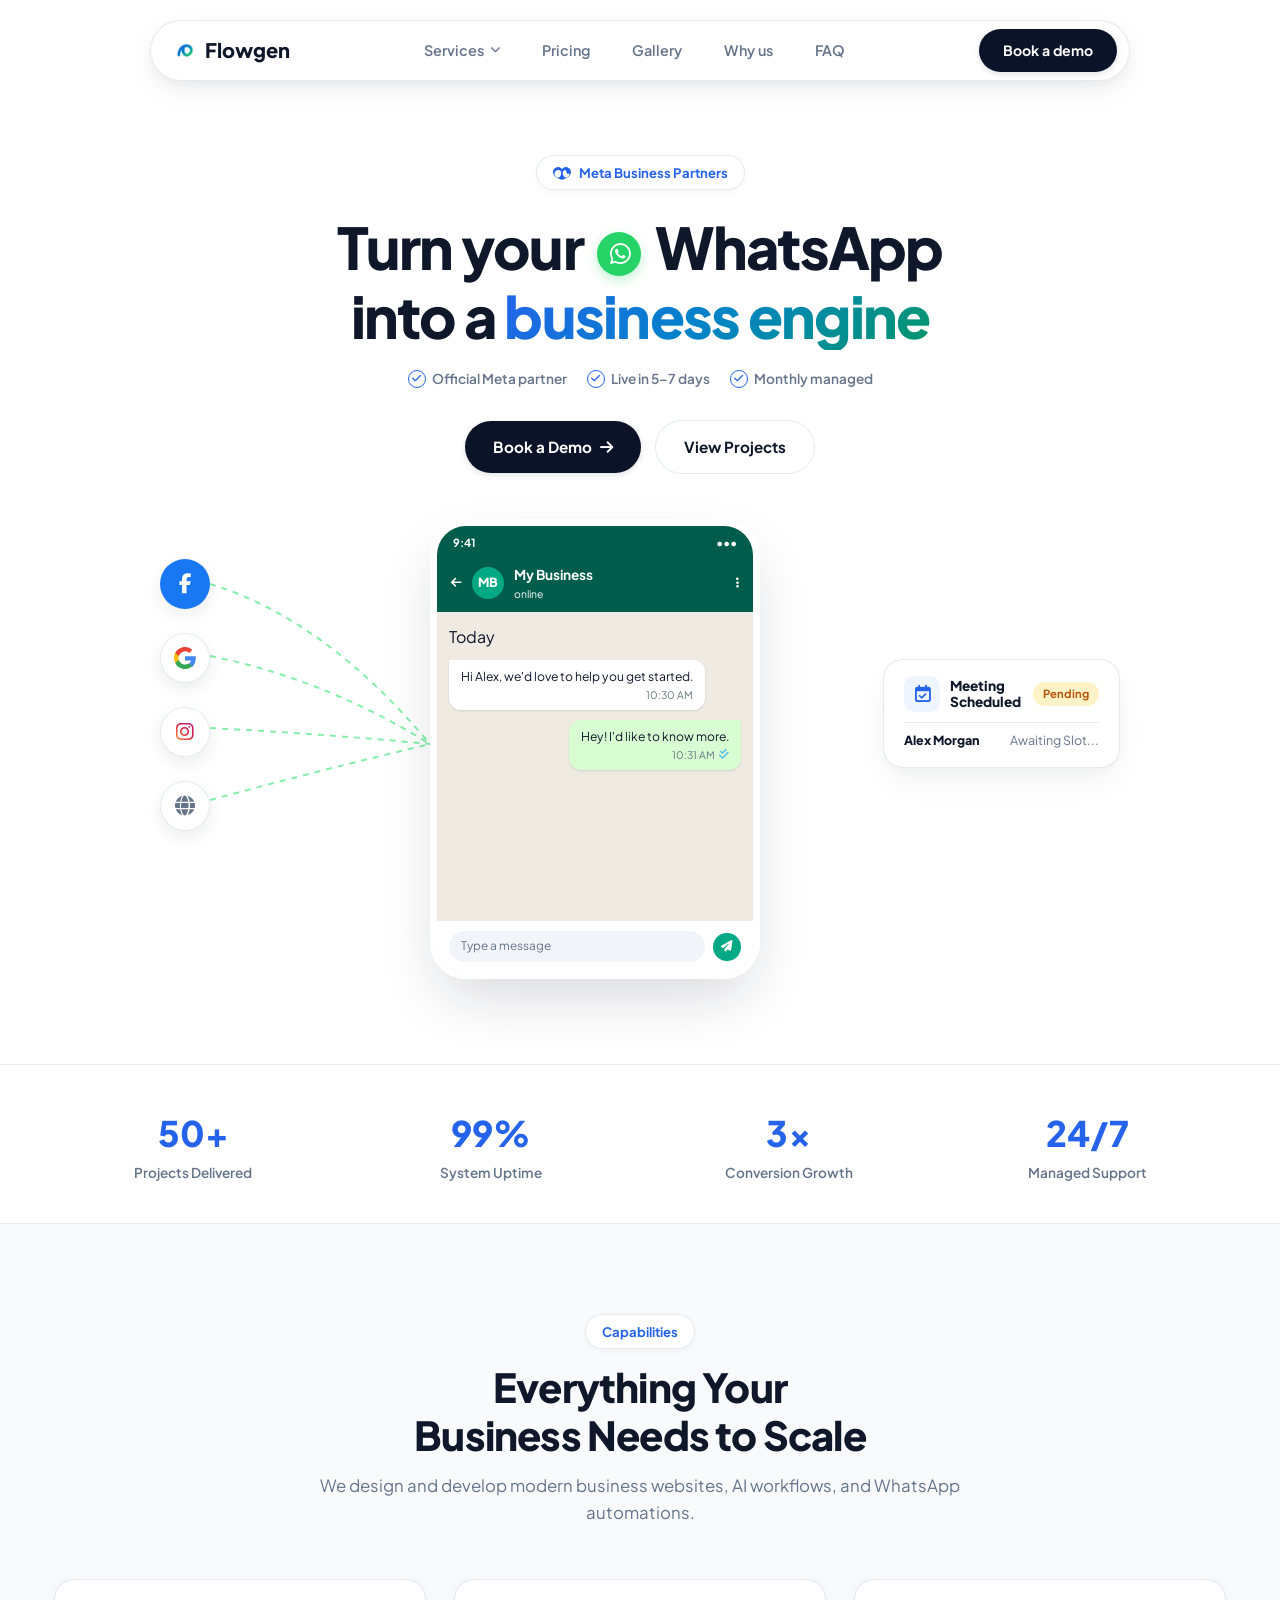
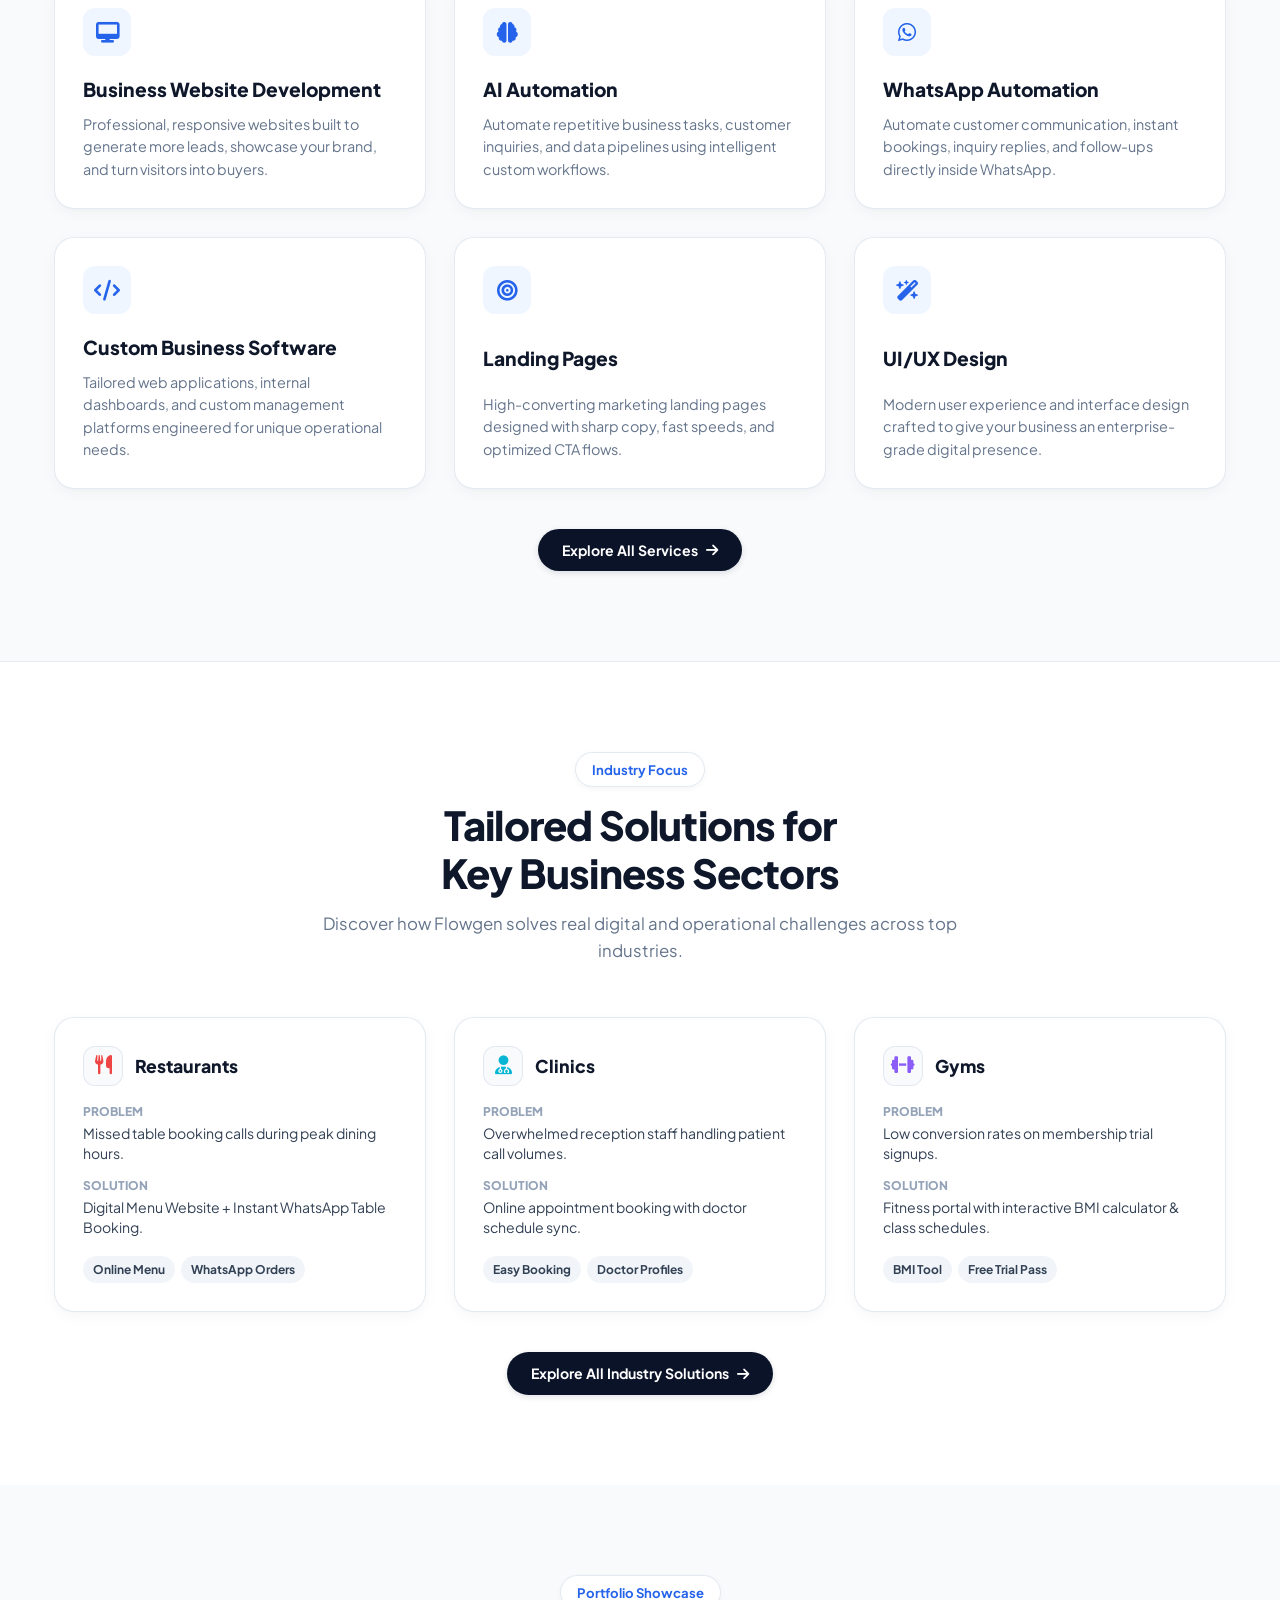
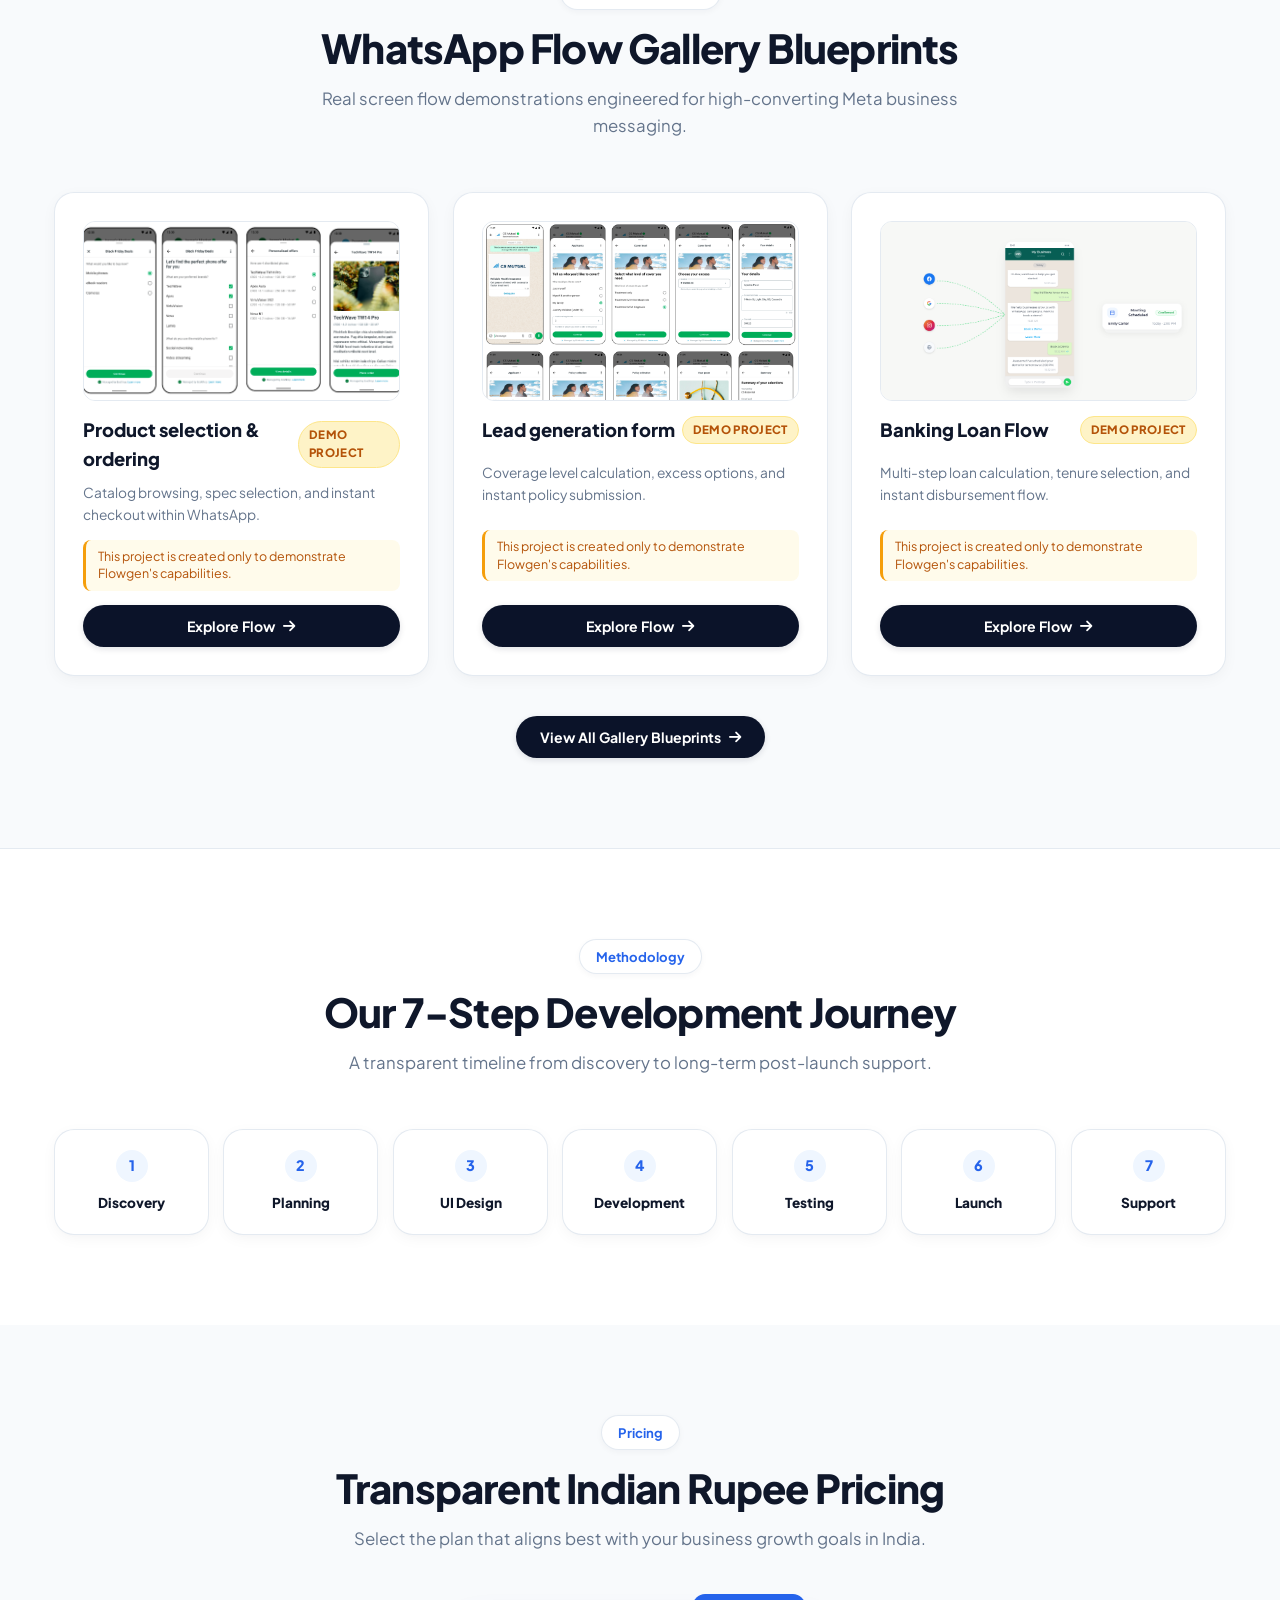
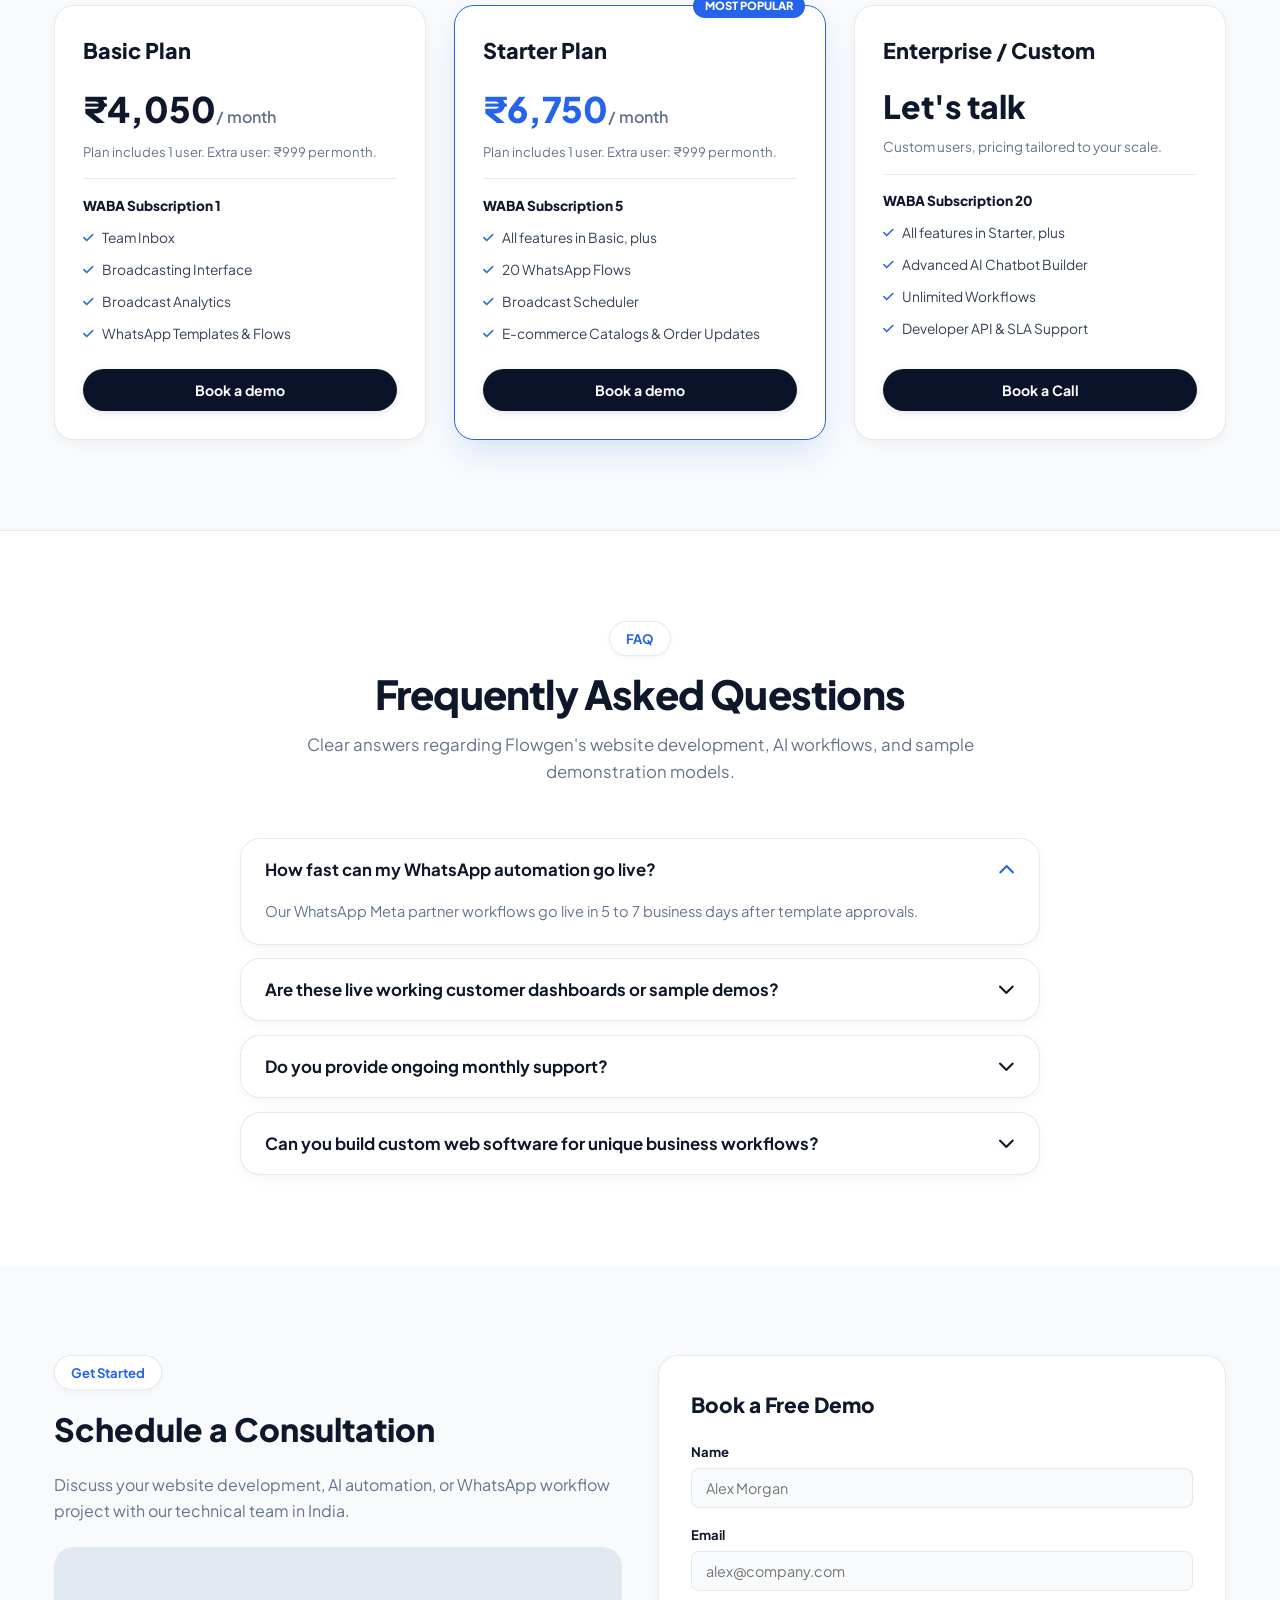
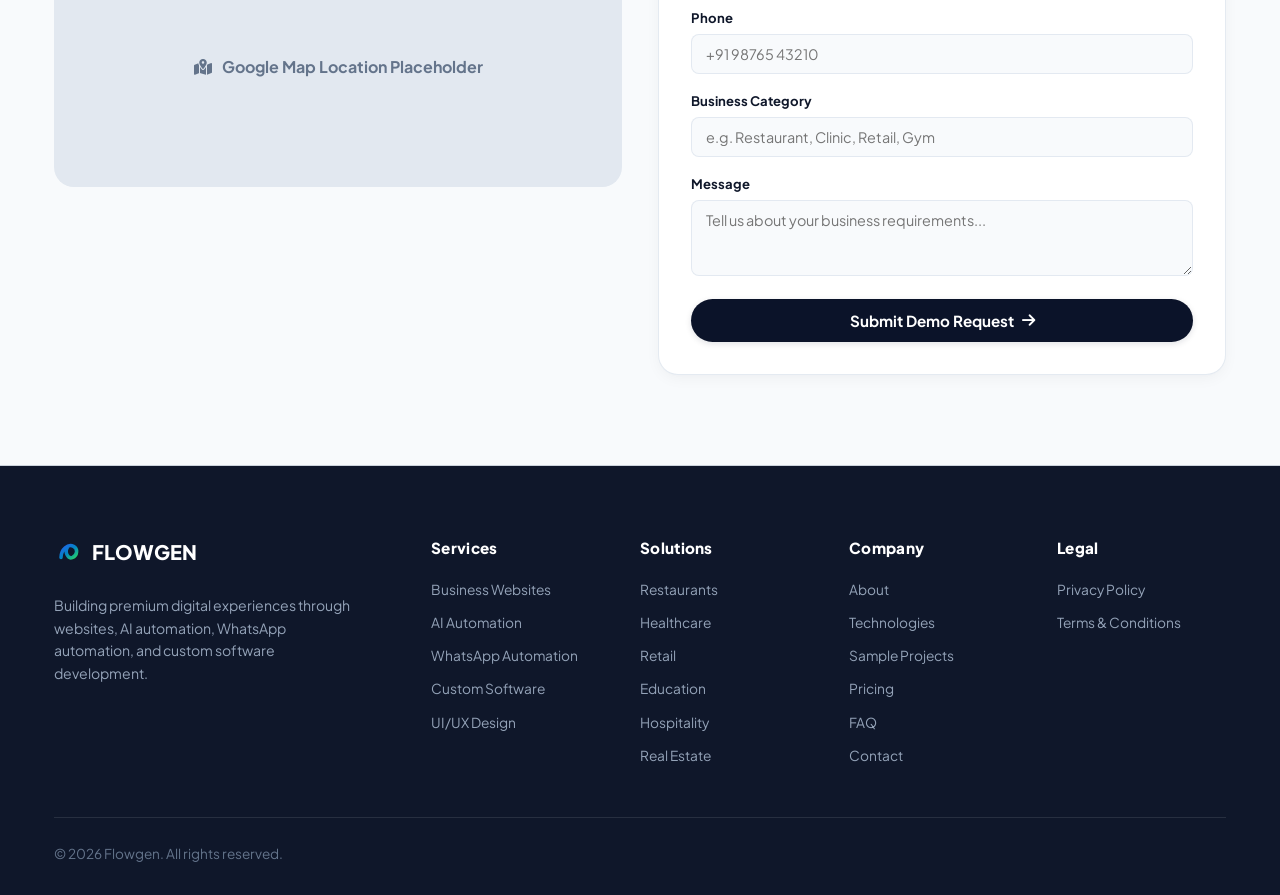
<file: index.html>
<!DOCTYPE html>
<html lang="en">

<head>
  <meta charset="UTF-8">
  <meta name="viewport" content="width=device-width, initial-scale=1.0">
  <title>Flowgen</title>
  <meta name="description"
    content="Flowgen helps businesses grow with modern websites, AI automation, WhatsApp automation and custom software solutions in India.">
  <link rel="stylesheet" href="styles.css">
  <link rel="stylesheet" href="https://cdnjs.cloudflare.com/ajax/libs/font-awesome/6.4.0/css/all.min.css">
  <style>
    .gallery-preview-img {
      width: 100%;
      height: 180px;
      object-fit: cover;
      object-position: top center;
      border-radius: var(--radius-md);
      margin-bottom: 14px;
      border: 1px solid var(--border-subtle);
    }
  </style>
</head>

<body>

  <!-- Floating Pill Navbar -->
  <div class="navbar-wrapper">
    <nav class="navbar-pill">
      <a href="index.html" class="logo">
        <img src="assets/logo.png" alt="Flowgen Logo" class="logo-icon-img">
        <span>Flowgen</span>
      </a>

      <div class="nav-links">
        <!-- Services with Glossy Mega Menu -->
        <div class="nav-item">
          <a href="services.html" class="nav-link">Services <i class="fa-solid fa-chevron-down"
              style="font-size:0.65rem;"></i></a>
          <div class="mega-menu">
            <div class="mega-title">Our Services</div>
            <div class="mega-grid-3">
              <a href="services.html" class="mega-card">
                <div class="mega-icon"><i class="fa-solid fa-desktop"></i></div>
                <div class="mega-info">
                  <h6>Business Websites</h6>
                  <p>Professional responsive business websites</p>
                </div>
              </a>
              <a href="services.html" class="mega-card">
                <div class="mega-icon"><i class="fa-solid fa-brain"></i></div>
                <div class="mega-info">
                  <h6>AI Automation</h6>
                  <p>Automate repetitive business tasks</p>
                </div>
              </a>
              <a href="services.html" class="mega-card">
                <div class="mega-icon"><i class="fa-brands fa-whatsapp"></i></div>
                <div class="mega-info">
                  <h6>WhatsApp Automation</h6>
                  <p>Customer engagement automation</p>
                </div>
              </a>
              <a href="services.html" class="mega-card">
                <div class="mega-icon"><i class="fa-solid fa-code"></i></div>
                <div class="mega-info">
                  <h6>Custom Software</h6>
                  <p>Business management systems</p>
                </div>
              </a>
              <a href="services.html" class="mega-card">
                <div class="mega-icon"><i class="fa-solid fa-wand-magic-sparkles"></i></div>
                <div class="mega-info">
                  <h6>UI/UX Design</h6>
                  <p>Modern interface design</p>
                </div>
              </a>
              <a href="services.html" class="mega-card">
                <div class="mega-icon"><i class="fa-solid fa-plug"></i></div>
                <div class="mega-info">
                  <h6>API Integration</h6>
                  <p>Third-party software integrations</p>
                </div>
              </a>
            </div>
          </div>
        </div>

        <div class="nav-item"><a href="pricing.html" class="nav-link">Pricing</a></div>
        <div class="nav-item"><a href="projects.html" class="nav-link">Gallery</a></div>
        <div class="nav-item"><a href="solutions.html" class="nav-link">Why us</a></div>
        <div class="nav-item"><a href="faq.html" class="nav-link">FAQ</a></div>
      </div>

      <div class="nav-right-actions">
        <a href="contact.html" class="btn-black-pill">Book a demo</a>
        <button class="mobile-toggle" aria-label="Toggle navigation">
          <span class="hamburger-line"></span>
          <span class="hamburger-line"></span>
          <span class="hamburger-line"></span>
        </button>
      </div>
    </nav>
  </div>

  <!-- Hero Section -->
  <section id="home" class="hero-nowaflow">
    <div class="container">

      <!-- Meta Business Partners Badge -->
      <div class="meta-partner-badge">
        <svg viewBox="0 0 24 24">
          <path
            d="M16.96 4.04C14.87 4.04 13.11 5.37 12 7.05C10.89 5.37 9.13 4.04 7.04 4.04C3.15 4.04 0 7.19 0 11.08C0 16.36 7.6 20.08 11.45 20.91C11.81 20.99 12.19 20.99 12.55 20.91C16.4 20.08 24 16.36 24 11.08C24 7.19 20.85 4.04 16.96 4.04ZM7.04 18.04C4.38 18.04 2.04 15.7 2.04 13.04C2.04 10.38 4.38 8.04 7.04 8.04C9.28 8.04 11.04 9.8 11.04 12.04C11.04 15.35 8.7 18.04 7.04 18.04ZM16.96 18.04C15.3 18.04 12.96 15.35 12.96 12.04C12.96 9.8 14.72 8.04 16.96 8.04C19.62 18.04 21.96 10.38 21.96 13.04C21.96 15.7 19.62 18.04 16.96 18.04Z" />
        </svg>
        Meta Business Partners
      </div>

      <!-- Main Headline -->
      <h1 class="hero-main-title">
        Turn your <span class="wa-title-badge"><i class="fa-brands fa-whatsapp"></i></span> WhatsApp into a
        <div class="nowaflow-gradient-text">business engine</div>
      </h1>

      <!-- Checkmarks Row -->
      <div class="hero-checkmarks-row">
        <div class="check-item">
          <span class="check-icon-circle"><i class="fa-solid fa-check"></i></span> Official Meta partner
        </div>
        <div class="check-item">
          <span class="check-icon-circle"><i class="fa-solid fa-check"></i></span> Live in 5–7 days
        </div>
        <div class="check-item">
          <span class="check-icon-circle"><i class="fa-solid fa-check"></i></span> Monthly managed
        </div>
      </div>

      <!-- Hero CTA Buttons -->
      <div class="hero-cta-buttons">
        <a href="contact.html" class="btn-black-pill" style="padding:14px 28px; font-size:0.95rem;">
          Book a Demo <i class="fa-solid fa-arrow-right"></i>
        </a>
        <a href="projects.html" class="btn-white-pill" style="padding:14px 28px; font-size:0.95rem;">
          View Projects
        </a>
      </div>

      <!-- Hero Visual Layout -->
      <div class="hero-visual-wrapper">

        <!-- Left Side App Icons Stack -->
        <div class="left-app-icons">
          <div class="app-icon-circle icon-fb"><i class="fa-brands fa-facebook-f"></i></div>
          <div class="app-icon-circle icon-google">
            <svg width="22" height="22" viewBox="0 0 24 24">
              <path fill="#4285F4"
                d="M23.745 12.27c0-.7-.06-1.4-.19-2.07H12v4.51h6.6c-.29 1.52-1.14 2.82-2.4 3.68v3.05h3.88c2.27-2.09 3.665-5.17 3.665-9.17z" />
              <path fill="#34A853"
                d="M12 24c3.24 0 5.95-1.08 7.93-2.91l-3.88-3.05c-1.08.72-2.45 1.16-4.05 1.16-3.12 0-5.77-2.11-6.72-4.96H1.29v3.15C3.26 21.3 7.31 24 12 24z" />
              <path fill="#FBBC05"
                d="M5.28 14.24c-.25-.72-.38-1.49-.38-2.24s.13-1.52.38-2.24V6.61H1.29C.47 8.24 0 10.06 0 12s.47 3.76 1.29 5.39l3.99-3.15z" />
              <path fill="#EA4335"
                d="M12 4.75c1.77 0 3.35.61 4.6 1.8l3.42-3.42C17.95 1.19 15.24 0 12 0 7.31 0 3.26 2.7 1.29 6.61l3.99 3.15c.95-2.85 3.6-4.96 6.72-4.96z" />
            </svg>
          </div>
          <div class="app-icon-circle icon-ig"><i class="fa-brands fa-instagram"></i></div>
          <div class="app-icon-circle icon-web"><i class="fa-solid fa-globe"></i></div>
        </div>

        <!-- SVG Connector Lines -->
        <svg class="svg-connectors" viewBox="0 0 255 480">
          <path class="connector-path" d="M 25 65 Q 140 100, 245 225" />
          <path class="connector-path" d="M 25 137 Q 140 160, 245 225" />
          <path class="connector-path" d="M 25 209 Q 140 215, 245 225" />
          <path class="connector-path" d="M 25 281 Q 140 250, 245 225" />
        </svg>

        <!-- Center Phone Mockup (Full Un-cut Height) -->
        <div class="phone-mockup-container">
          <div class="phone-frame">
            <div class="phone-status-bar">
              <span>9:41</span>
              <span>•••</span>
            </div>

            <div class="phone-wa-header">
              <i class="fa-solid fa-arrow-left" style="font-size:0.75rem;"></i>
              <div class="phone-avatar">MB</div>
              <div class="phone-header-info">
                <h5>My Business</h5>
                <p>online</p>
              </div>
              <i class="fa-solid fa-ellipsis-vertical" style="margin-left:auto; font-size:0.75rem;"></i>
            </div>

            <!-- LIVE ANIMATED CHAT CONTAINER -->
            <div id="hero-chat-body" class="phone-chat-body">
              <div class="wa-date-divider">Today</div>
            </div>

            <div class="phone-input-bar">
              <div class="phone-input-box">Type a message</div>
              <div class="phone-send-btn"><i class="fa-solid fa-paper-plane"></i></div>
            </div>
          </div>
        </div>

        <!-- Right Side Floating Card (DYNAMICALLY SYNCHRONIZED) -->
        <div class="right-floating-card">
          <div class="meeting-card-top">
            <div style="display:flex; align-items:center; gap:10px;">
              <div class="meeting-icon-box">
                <i class="fa-regular fa-calendar-check"></i>
              </div>
              <div class="meeting-title">Meeting<br>Scheduled</div>
            </div>
            <span id="meeting-badge" class="meeting-badge-confirmed"
              style="background:#fef3c7; color:#b45309;">Pending</span>
          </div>
          <div class="meeting-card-bottom">
            <span id="meeting-person" class="meeting-person">Alex Morgan</span>
            <span id="meeting-time" class="meeting-time">Awaiting Slot...</span>
          </div>
        </div>

      </div>
    </div>
  </section>

  <!-- Trust & Stats Bar -->
  <section class="hero-stats"
    style="background:#ffffff; border-top:1px solid var(--border-subtle); border-bottom:1px solid var(--border-subtle); padding:40px 0;">
    <div class="container">
      <div style="display:grid; grid-template-columns:repeat(4, 1fr); gap:20px; text-align:center;">
        <div>
          <div class="stat-number" data-target="50" data-suffix="+"
            style="font-size:2.2rem; font-weight:800; color:var(--primary);">50+</div>
          <div style="font-size:0.85rem; color:var(--text-muted); font-weight:600;">Projects Delivered</div>
        </div>
        <div>
          <div class="stat-number" data-target="99" data-suffix="%"
            style="font-size:2.2rem; font-weight:800; color:var(--primary);">99.8%</div>
          <div style="font-size:0.85rem; color:var(--text-muted); font-weight:600;">System Uptime</div>
        </div>
        <div>
          <div class="stat-number" data-target="3" data-suffix="x"
            style="font-size:2.2rem; font-weight:800; color:var(--primary);">3x</div>
          <div style="font-size:0.85rem; color:var(--text-muted); font-weight:600;">Conversion Growth</div>
        </div>
        <div>
          <div class="stat-number" data-target="24" data-suffix="/7"
            style="font-size:2.2rem; font-weight:800; color:var(--primary);">24/7</div>
          <div style="font-size:0.85rem; color:var(--text-muted); font-weight:600;">Managed Support</div>
        </div>
      </div>
    </div>
  </section>

  <!-- Services Showcase -->
  <section id="services" class="section-padding">
    <div class="container">
      <div class="section-header">
        <span class="section-tag">Capabilities</span>
        <h2 class="section-title">Everything Your Business Needs to Scale</h2>
        <p class="section-subtitle">We design and develop modern business websites, AI workflows, and WhatsApp
          automations.</p>
      </div>

      <div class="services-grid">
        <div class="service-card">
          <div class="service-icon-box"><i class="fa-solid fa-desktop"></i></div>
          <h3>Business Website Development</h3>
          <p>Professional, responsive websites built to generate more leads, showcase your brand, and turn visitors into
            buyers.</p>
        </div>

        <div class="service-card">
          <div class="service-icon-box"><i class="fa-solid fa-brain"></i></div>
          <h3>AI Automation</h3>
          <p>Automate repetitive business tasks, customer inquiries, and data pipelines using intelligent custom
            workflows.</p>
        </div>

        <div class="service-card">
          <div class="service-icon-box"><i class="fa-brands fa-whatsapp"></i></div>
          <h3>WhatsApp Automation</h3>
          <p>Automate customer communication, instant bookings, inquiry replies, and follow-ups directly inside
            WhatsApp.</p>
        </div>

        <div class="service-card">
          <div class="service-icon-box"><i class="fa-solid fa-code"></i></div>
          <h3>Custom Business Software</h3>
          <p>Tailored web applications, internal dashboards, and custom management platforms engineered for unique
            operational needs.</p>
        </div>

        <div class="service-card">
          <div class="service-icon-box"><i class="fa-solid fa-bullseye"></i></div>
          <h3>Landing Pages</h3>
          <p>High-converting marketing landing pages designed with sharp copy, fast speeds, and optimized CTA flows.</p>
        </div>

        <div class="service-card">
          <div class="service-icon-box"><i class="fa-solid fa-wand-magic-sparkles"></i></div>
          <h3>UI/UX Design</h3>
          <p>Modern user experience and interface design crafted to give your business an enterprise-grade digital
            presence.</p>
        </div>
      </div>

      <div style="text-align:center; margin-top:40px;">
        <a href="services.html" class="btn-black-pill">Explore All Services <i class="fa-solid fa-arrow-right"></i></a>
      </div>
    </div>
  </section>

  <!-- Industry Solutions Showcase -->
  <section class="section-padding" style="background:#ffffff; border-top:1px solid var(--border-subtle);">
    <div class="container">
      <div class="section-header">
        <span class="section-tag">Industry Focus</span>
        <h2 class="section-title">Tailored Solutions for Key Business Sectors</h2>
        <p class="section-subtitle">Discover how Flowgen solves real digital and operational challenges across top
          industries.</p>
      </div>

      <div class="solutions-grid">
        <div class="solution-card">
          <div>
            <div class="solution-header">
              <div class="solution-icon" style="color:#ef4444;"><i class="fa-solid fa-utensils"></i></div>
              <div class="solution-title">
                <h4>Restaurants</h4>
              </div>
            </div>
            <div class="solution-block">
              <h6>Problem</h6>
              <p>Missed table booking calls during peak dining hours.</p>
            </div>
            <div class="solution-block">
              <h6>Solution</h6>
              <p>Digital Menu Website + Instant WhatsApp Table Booking.</p>
            </div>
          </div>
          <div><span class="benefit-tag">Online Menu</span><span class="benefit-tag">WhatsApp Orders</span></div>
        </div>

        <div class="solution-card">
          <div>
            <div class="solution-header">
              <div class="solution-icon" style="color:#06b6d4;"><i class="fa-solid fa-user-doctor"></i></div>
              <div class="solution-title">
                <h4>Clinics</h4>
              </div>
            </div>
            <div class="solution-block">
              <h6>Problem</h6>
              <p>Overwhelmed reception staff handling patient call volumes.</p>
            </div>
            <div class="solution-block">
              <h6>Solution</h6>
              <p>Online appointment booking with doctor schedule sync.</p>
            </div>
          </div>
          <div><span class="benefit-tag">Easy Booking</span><span class="benefit-tag">Doctor Profiles</span></div>
        </div>

        <div class="solution-card">
          <div>
            <div class="solution-header">
              <div class="solution-icon" style="color:#8b5cf6;"><i class="fa-solid fa-dumbbell"></i></div>
              <div class="solution-title">
                <h4>Gyms</h4>
              </div>
            </div>
            <div class="solution-block">
              <h6>Problem</h6>
              <p>Low conversion rates on membership trial signups.</p>
            </div>
            <div class="solution-block">
              <h6>Solution</h6>
              <p>Fitness portal with interactive BMI calculator & class schedules.</p>
            </div>
          </div>
          <div><span class="benefit-tag">BMI Tool</span><span class="benefit-tag">Free Trial Pass</span></div>
        </div>
      </div>

      <div style="text-align:center; margin-top:40px;">
        <a href="solutions.html" class="btn-black-pill">Explore All Industry Solutions <i
            class="fa-solid fa-arrow-right"></i></a>
      </div>
    </div>
  </section>

  <!-- Sample Projects Showcase Grid -->
  <section id="sample-projects" class="section-padding">
    <div class="container">
      <div class="section-header">
        <span class="section-tag">Portfolio Showcase</span>
        <h2 class="section-title">WhatsApp Flow Gallery Blueprints</h2>
        <p class="section-subtitle">Real screen flow demonstrations engineered for high-converting Meta business
          messaging.</p>
      </div>

      <div class="projects-grid" style="grid-template-columns: repeat(3, 1fr); gap:24px;">

        <div class="project-card">
          <img src="assets/gallery/gallery_2_ecommerce.png" alt="Product selection & ordering"
            class="gallery-preview-img">
          <div class="project-content">
            <div style="display:flex; justify-content:space-between; align-items:center; margin-bottom:8px;">
              <h3 style="font-size:1.15rem; font-weight:800;">Product selection & ordering</h3>
              <span class="sample-badge">DEMO PROJECT</span>
            </div>
            <p style="font-size:0.86rem; color:var(--text-muted);">Catalog browsing, spec selection, and instant
              checkout within WhatsApp.</p>
            <div class="sample-disclaimer">This project is created only to demonstrate Flowgen's capabilities.</div>
            <a href="projects.html" class="btn-black-pill" style="margin-top:14px; width:100%; text-align:center;">
              Explore Flow <i class="fa-solid fa-arrow-right"></i>
            </a>
          </div>
        </div>

        <div class="project-card">
          <img src="assets/gallery/gallery_3_insurance.png" alt="Lead generation form" class="gallery-preview-img">
          <div class="project-content">
            <div style="display:flex; justify-content:space-between; align-items:center; margin-bottom:8px;">
              <h3 style="font-size:1.15rem; font-weight:800;">Lead generation form</h3>
              <span class="sample-badge">DEMO PROJECT</span>
            </div>
            <p style="font-size:0.86rem; color:var(--text-muted);">Coverage level calculation, excess options, and
              instant policy submission.</p>
            <div class="sample-disclaimer">This project is created only to demonstrate Flowgen's capabilities.</div>
            <a href="projects.html" class="btn-black-pill" style="margin-top:14px; width:100%; text-align:center;">
              Explore Flow <i class="fa-solid fa-arrow-right"></i>
            </a>
          </div>
        </div>

        <div class="project-card">
          <img src="assets/gallery/gallery_1_loan.png" alt="Banking Loan Flow" class="gallery-preview-img">
          <div class="project-content">
            <div style="display:flex; justify-content:space-between; align-items:center; margin-bottom:8px;">
              <h3 style="font-size:1.15rem; font-weight:800;">Banking Loan Flow</h3>
              <span class="sample-badge">DEMO PROJECT</span>
            </div>
            <p style="font-size:0.86rem; color:var(--text-muted);">Multi-step loan calculation, tenure selection, and
              instant disbursement flow.</p>
            <div class="sample-disclaimer">This project is created only to demonstrate Flowgen's capabilities.</div>
            <a href="projects.html" class="btn-black-pill" style="margin-top:14px; width:100%; text-align:center;">
              Explore Flow <i class="fa-solid fa-arrow-right"></i>
            </a>
          </div>
        </div>

      </div>

      <div style="text-align:center; margin-top:40px;">
        <a href="projects.html" class="btn-black-pill">View All Gallery Blueprints <i
            class="fa-solid fa-arrow-right"></i></a>
      </div>
    </div>
  </section>

  <!-- 7-Step Development Timeline -->
  <section class="section-padding" style="background:#ffffff; border-top:1px solid var(--border-subtle);">
    <div class="container">
      <div class="section-header">
        <span class="section-tag">Methodology</span>
        <h2 class="section-title">Our 7-Step Development Journey</h2>
        <p class="section-subtitle">A transparent timeline from discovery to long-term post-launch support.</p>
      </div>

      <div class="process-timeline-horizontal">
        <div class="process-step-card">
          <div class="process-num">1</div>
          <h5>Discovery</h5>
        </div>
        <div class="process-step-card">
          <div class="process-num">2</div>
          <h5>Planning</h5>
        </div>
        <div class="process-step-card">
          <div class="process-num">3</div>
          <h5>UI Design</h5>
        </div>
        <div class="process-step-card">
          <div class="process-num">4</div>
          <h5>Development</h5>
        </div>
        <div class="process-step-card">
          <div class="process-num">5</div>
          <h5>Testing</h5>
        </div>
        <div class="process-step-card">
          <div class="process-num">6</div>
          <h5>Launch</h5>
        </div>
        <div class="process-step-card">
          <div class="process-num">7</div>
          <h5>Support</h5>
        </div>
      </div>
    </div>
  </section>

  <!-- Pricing Showcase Grid -->
  <section class="section-padding">
    <div class="container">
      <div class="section-header">
        <span class="section-tag">Pricing</span>
        <h2 class="section-title">Transparent Indian Rupee Pricing</h2>
        <p class="section-subtitle">Select the plan that aligns best with your business growth goals in India.</p>
      </div>

      <div class="pricing-grid-3">
        <div class="pricing-card">
          <div>
            <h3 style="font-size:1.35rem; font-weight:800;">Basic Plan</h3>
            <div style="font-size:2.2rem; font-weight:800; margin:12px 0 4px 0; color:var(--text-dark);">₹4,050<span
                style="font-size:1rem; color:var(--text-muted); font-weight:600;">/ month</span></div>
            <p
              style="font-size:0.82rem; color:var(--text-muted); padding-bottom:16px; border-bottom:1px solid var(--border-subtle); margin-bottom:16px;">
              Plan includes 1 user. Extra user: ₹999 per month.
            </p>
            <div style="font-size:0.85rem; font-weight:800; color:var(--text-dark); margin-bottom:10px;">WABA
              Subscription 1</div>
            <ul class="pricing-feature-list">
              <li><i class="fa-solid fa-check"></i> Team Inbox</li>
              <li><i class="fa-solid fa-check"></i> Broadcasting Interface</li>
              <li><i class="fa-solid fa-check"></i> Broadcast Analytics</li>
              <li><i class="fa-solid fa-check"></i> WhatsApp Templates & Flows</li>
            </ul>
          </div>
          <a href="contact.html" class="btn-black-pill" style="width:100%; text-align:center; margin-top:24px;">Book a
            demo</a>
        </div>

        <div class="pricing-card featured">
          <div class="featured-badge">Most Popular</div>
          <div>
            <h3 style="font-size:1.35rem; font-weight:800;">Starter Plan</h3>
            <div style="font-size:2.2rem; font-weight:800; margin:12px 0 4px 0; color:#2563eb;">₹6,750<span
                style="font-size:1rem; color:var(--text-muted); font-weight:600;">/ month</span></div>
            <p
              style="font-size:0.82rem; color:var(--text-muted); padding-bottom:16px; border-bottom:1px solid var(--border-subtle); margin-bottom:16px;">
              Plan includes 1 user. Extra user: ₹999 per month.
            </p>
            <div style="font-size:0.85rem; font-weight:800; color:var(--text-dark); margin-bottom:10px;">WABA
              Subscription 5</div>
            <ul class="pricing-feature-list">
              <li><i class="fa-solid fa-check"></i> All features in Basic, plus</li>
              <li><i class="fa-solid fa-check"></i> 20 WhatsApp Flows</li>
              <li><i class="fa-solid fa-check"></i> Broadcast Scheduler</li>
              <li><i class="fa-solid fa-check"></i> E-commerce Catalogs & Order Updates</li>
            </ul>
          </div>
          <a href="contact.html" class="btn-black-pill" style="width:100%; text-align:center; margin-top:24px;">Book a
            demo</a>
        </div>

        <div class="pricing-card">
          <div>
            <h3 style="font-size:1.35rem; font-weight:800;">Enterprise / Custom</h3>
            <div style="font-size:2rem; font-weight:800; margin:12px 0 4px 0; color:var(--text-dark);">Let's talk</div>
            <p
              style="font-size:0.85rem; color:var(--text-muted); padding-bottom:16px; border-bottom:1px solid var(--border-subtle); margin-bottom:16px;">
              Custom users, pricing tailored to your scale.
            </p>
            <div style="font-size:0.85rem; font-weight:800; color:var(--text-dark); margin-bottom:10px;">WABA
              Subscription 20</div>
            <ul class="pricing-feature-list">
              <li><i class="fa-solid fa-check"></i> All features in Starter, plus</li>
              <li><i class="fa-solid fa-check"></i> Advanced AI Chatbot Builder</li>
              <li><i class="fa-solid fa-check"></i> Unlimited Workflows</li>
              <li><i class="fa-solid fa-check"></i> Developer API & SLA Support</li>
            </ul>
          </div>
          <a href="contact.html" class="btn-black-pill" style="width:100%; text-align:center; margin-top:24px;">Book a
            Call</a>
        </div>
      </div>
    </div>
  </section>

  <!-- FAQ Accordion -->
  <section class="section-padding" style="background:#ffffff; border-top:1px solid var(--border-subtle);">
    <div class="container">
      <div class="section-header">
        <span class="section-tag">FAQ</span>
        <h2 class="section-title">Frequently Asked Questions</h2>
        <p class="section-subtitle">Clear answers regarding Flowgen's website development, AI workflows, and sample
          demonstration models.</p>
      </div>

      <div class="faq-wrap">
        <div class="faq-item active">
          <button class="faq-question"><span>How fast can my WhatsApp automation go live?</span><i
              class="fa-solid fa-chevron-down"></i></button>
          <div class="faq-answer">Our WhatsApp Meta partner workflows go live in 5 to 7 business days after template
            approvals.</div>
        </div>

        <div class="faq-item">
          <button class="faq-question"><span>Are these live working customer dashboards or sample demos?</span><i
              class="fa-solid fa-chevron-down"></i></button>
          <div class="faq-answer">Every project and dashboard preview on Flowgen is a sample demonstration created to
            showcase what Flowgen can build for your business.</div>
        </div>

        <div class="faq-item">
          <button class="faq-question"><span>Do you provide ongoing monthly support?</span><i
              class="fa-solid fa-chevron-down"></i></button>
          <div class="faq-answer">Yes, we provide fully managed monthly support, hosting management, and API
            maintenance.</div>
        </div>

        <div class="faq-item">
          <button class="faq-question"><span>Can you build custom web software for unique business workflows?</span><i
              class="fa-solid fa-chevron-down"></i></button>
          <div class="faq-answer">Yes, our Enterprise package covers custom web apps, management portals, and internal
            tools.</div>
        </div>
      </div>
    </div>
  </section>

  <!-- Consultation Contact Form -->
  <section class="section-padding">
    <div class="container">
      <div class="contact-grid">
        <div>
          <span class="section-tag">Get Started</span>
          <h2 style="font-size:2rem; font-weight:800; margin-bottom:16px;">Schedule a Consultation</h2>
          <p style="font-size:1rem; color:var(--text-muted); line-height:1.6; margin-bottom:24px;">
            Discuss your website development, AI automation, or WhatsApp workflow project with our technical team in
            India.
          </p>
          <div class="map-placeholder">
            <i class="fa-solid fa-map-location-dot" style="margin-right:10px;"></i> Google Map Location Placeholder
          </div>
        </div>

        <div class="contact-form-box">
          <h3 style="font-size:1.3rem; font-weight:800; margin-bottom:20px;">Book a Free Demo</h3>
          <form id="contact-form">
            <div class="form-group">
              <label>Name</label>
              <input type="text" required class="form-control" placeholder="Alex Morgan">
            </div>
            <div class="form-group">
              <label>Email</label>
              <input type="email" required class="form-control" placeholder="alex@company.com">
            </div>
            <div class="form-group">
              <label>Phone</label>
              <input type="tel" required class="form-control" placeholder="+91 98765 43210">
            </div>
            <div class="form-group">
              <label>Business Category</label>
              <input type="text" class="form-control" placeholder="e.g. Restaurant, Clinic, Retail, Gym">
            </div>
            <div class="form-group">
              <label>Message</label>
              <textarea rows="3" class="form-control"
                placeholder="Tell us about your business requirements..."></textarea>
            </div>
            <button type="submit" class="btn-black-pill" style="width:100%; padding:12px; font-size:0.95rem;">
              Submit Demo Request <i class="fa-solid fa-arrow-right"></i>
            </button>
          </form>
        </div>
      </div>
    </div>
  </section>

  <!-- Multi-Column Footer -->
  <!-- Multi-Column Footer -->
  <footer>
    <div class="container">
      <div class="footer-grid">

        <!-- Column 1: Brand & Description -->
        <div class="footer-brand-col">
          <a href="index.html" class="logo" style="margin-bottom:14px; display:inline-flex;">
            <svg class="logo-icon-svg" viewBox="0 0 40 40" fill="none">
              <path d="M10 28 C10 16, 20 8, 28 12 C34 15, 34 25, 26 28 C20 30, 14 20, 20 12"
                stroke="url(#logo-grad-foot-gen)" stroke-width="5" stroke-linecap="round" fill="none" />
              <defs>
                <linearGradient id="logo-grad-foot-gen" x1="0%" y1="0%" x2="100%" y2="100%">
                  <stop offset="0%" stop-color="#2563eb" />
                  <stop offset="50%" stop-color="#0284c7" />
                  <stop offset="100%" stop-color="#25d366" />
                </linearGradient>
              </defs>
            </svg>
            <span style="color:#fff;">FLOWGEN</span>
          </a>
          <p class="footer-brand-desc">
            Building premium digital experiences through websites, AI automation, WhatsApp automation, and custom
            software development.
          </p>
        </div>

        <!-- Column 2: Services -->
        <div class="footer-col">
          <h4>Services</h4>
          <ul>
            <li><a href="services.html">Business Websites</a></li>
            <li><a href="services.html">AI Automation</a></li>
            <li><a href="services.html">WhatsApp Automation</a></li>
            <li><a href="services.html">Custom Software</a></li>
            <li><a href="services.html">UI/UX Design</a></li>
          </ul>
        </div>

        <!-- Column 3: Solutions -->
        <div class="footer-col">
          <h4>Solutions</h4>
          <ul>
            <li><a href="solutions.html">Restaurants</a></li>
            <li><a href="solutions.html">Healthcare</a></li>
            <li><a href="solutions.html">Retail</a></li>
            <li><a href="solutions.html">Education</a></li>
            <li><a href="solutions.html">Hospitality</a></li>
            <li><a href="solutions.html">Real Estate</a></li>
          </ul>
        </div>

        <!-- Column 4: Company -->
        <div class="footer-col">
          <h4>Company</h4>
          <ul>
            <li><a href="about.html">About</a></li>
            <li><a href="technologies.html">Technologies</a></li>
            <li><a href="projects.html">Sample Projects</a></li>
            <li><a href="pricing.html">Pricing</a></li>
            <li><a href="faq.html">FAQ</a></li>
            <li><a href="contact.html">Contact</a></li>
          </ul>
        </div>

        <!-- Column 5: Legal -->
        <div class="footer-col">
          <h4>Legal</h4>
          <ul>
            <li><a href="privacy.html">Privacy Policy</a></li>
            <li><a href="terms.html">Terms & Conditions</a></li>
          </ul>
        </div>

      </div>

      <div class="footer-bottom">
        <div>© 2026 Flowgen. All rights reserved.</div>
      </div>
    </div>
  </footer>

  <script src="app.js"></script>
</body>

</html>
</file>
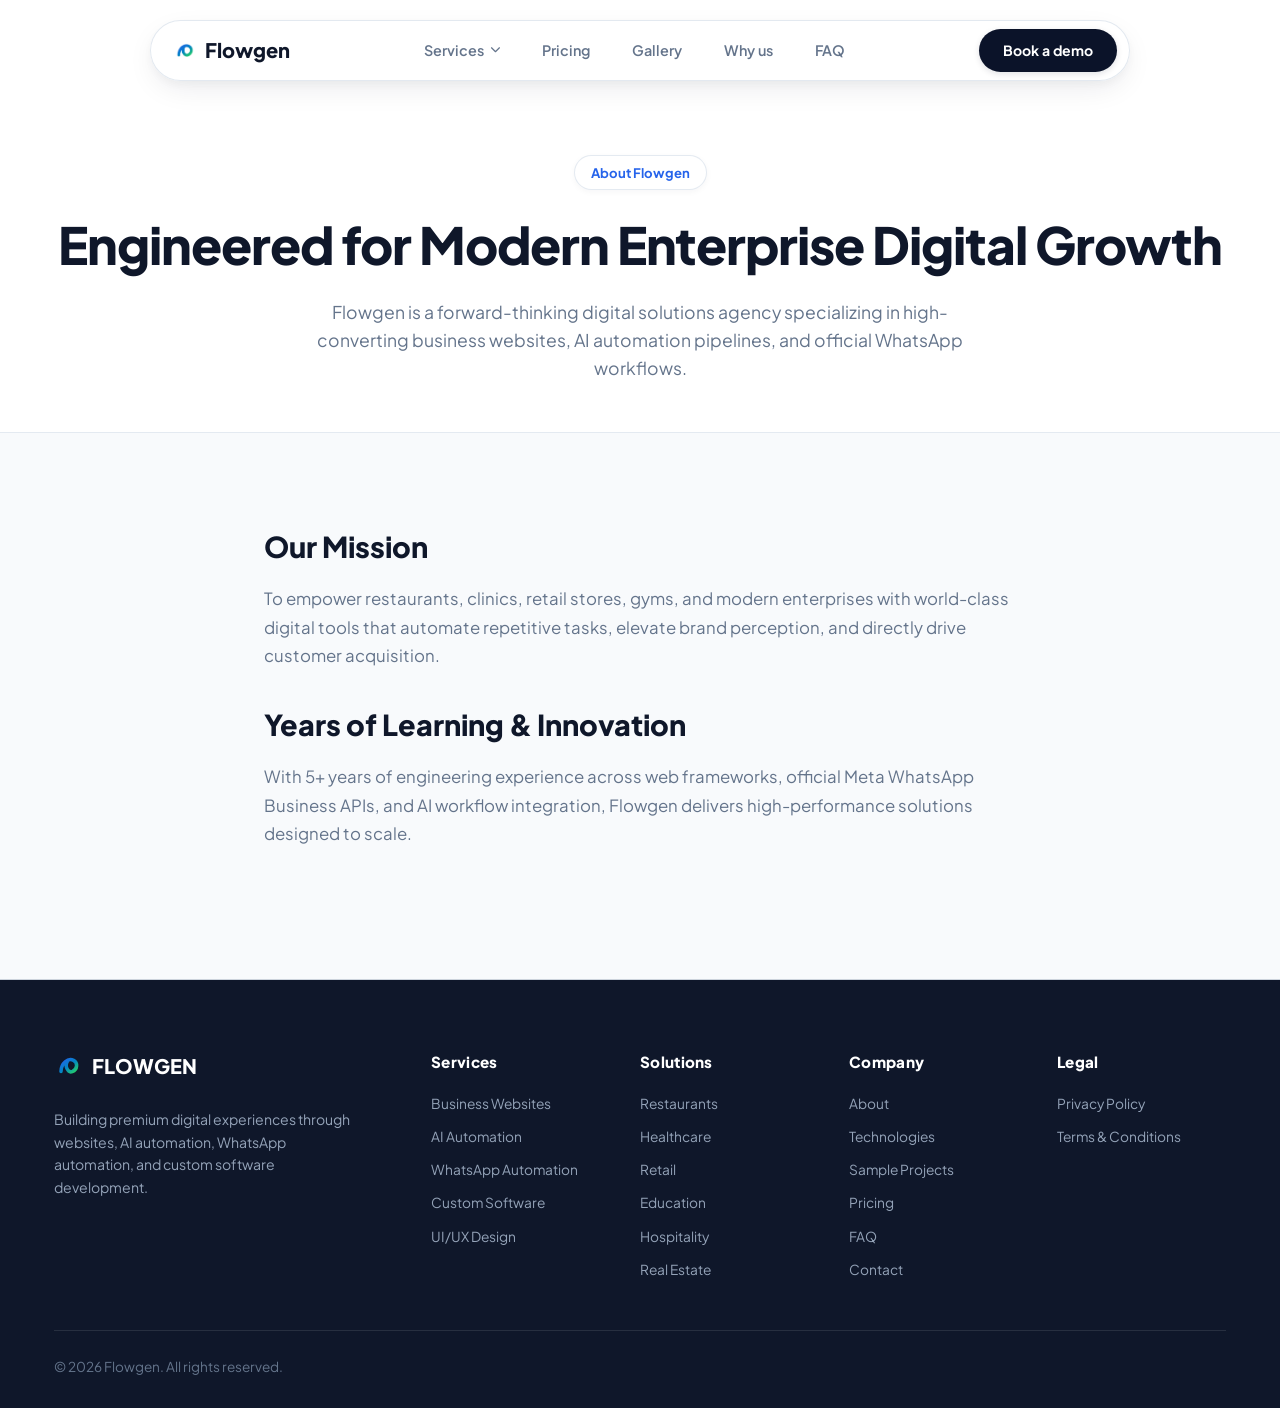
<file: about.html>
<!DOCTYPE html>
<html lang="en">
<head>
  <meta charset="UTF-8">
  <meta name="viewport" content="width=device-width, initial-scale=1.0">
  <title>About Us — Flowgen</title>
  <link rel="stylesheet" href="styles.css">
  <link rel="stylesheet" href="https://cdnjs.cloudflare.com/ajax/libs/font-awesome/6.4.0/css/all.min.css">
</head>
<body>

    <!-- Floating Pill Navbar -->
  <div class="navbar-wrapper">
    <nav class="navbar-pill">
      <a href="index.html" class="logo">
        <img src="assets/logo.png" alt="Flowgen Logo" class="logo-icon-img">
        <span>Flowgen</span>
      </a>

      <div class="nav-links">
        <!-- Services with Glossy Mega Menu -->
        <div class="nav-item">
          <a href="services.html" class="nav-link">Services <i class="fa-solid fa-chevron-down" style="font-size:0.65rem;"></i></a>
          <div class="mega-menu">
            <div class="mega-title">Our Services</div>
            <div class="mega-grid-3">
              <a href="services.html" class="mega-card">
                <div class="mega-icon"><i class="fa-solid fa-desktop"></i></div>
                <div class="mega-info"><h6>Business Websites</h6><p>Professional responsive business websites</p></div>
              </a>
              <a href="services.html" class="mega-card">
                <div class="mega-icon"><i class="fa-solid fa-brain"></i></div>
                <div class="mega-info"><h6>AI Automation</h6><p>Automate repetitive business tasks</p></div>
              </a>
              <a href="services.html" class="mega-card">
                <div class="mega-icon"><i class="fa-brands fa-whatsapp"></i></div>
                <div class="mega-info"><h6>WhatsApp Automation</h6><p>Customer engagement automation</p></div>
              </a>
              <a href="services.html" class="mega-card">
                <div class="mega-icon"><i class="fa-solid fa-code"></i></div>
                <div class="mega-info"><h6>Custom Software</h6><p>Business management systems</p></div>
              </a>
              <a href="services.html" class="mega-card">
                <div class="mega-icon"><i class="fa-solid fa-wand-magic-sparkles"></i></div>
                <div class="mega-info"><h6>UI/UX Design</h6><p>Modern interface design</p></div>
              </a>
              <a href="services.html" class="mega-card">
                <div class="mega-icon"><i class="fa-solid fa-plug"></i></div>
                <div class="mega-info"><h6>API Integration</h6><p>Third-party software integrations</p></div>
              </a>
            </div>
          </div>
        </div>

        <div class="nav-item"><a href="pricing.html" class="nav-link">Pricing</a></div>
        <div class="nav-item"><a href="projects.html" class="nav-link">Gallery</a></div>
        <div class="nav-item"><a href="solutions.html" class="nav-link">Why us</a></div>
        <div class="nav-item"><a href="faq.html" class="nav-link">FAQ</a></div>
      </div>

      <div class="nav-right-actions">
        <a href="contact.html" class="btn-black-pill">Book a demo</a>
        <button class="mobile-toggle" aria-label="Toggle navigation">
          <span class="hamburger-line"></span>
          <span class="hamburger-line"></span>
          <span class="hamburger-line"></span>
        </button>
      </div>
    </nav>
  </div>

  <section class="page-hero-banner">
    <div class="container">
      <span class="section-tag">About Flowgen</span>
      <h1>Engineered for Modern Enterprise Digital Growth</h1>
      <p>Flowgen is a forward-thinking digital solutions agency specializing in high-converting business websites, AI automation pipelines, and official WhatsApp workflows.</p>
    </div>
  </section>

  <section class="section-padding">
    <div class="container" style="max-width:800px;">
      <h2 style="font-size:1.8rem; font-weight:800; margin-bottom:16px;">Our Mission</h2>
      <p style="font-size:1.05rem; color:var(--text-muted); line-height:1.7; margin-bottom:30px;">
        To empower restaurants, clinics, retail stores, gyms, and modern enterprises with world-class digital tools that automate repetitive tasks, elevate brand perception, and directly drive customer acquisition.
      </p>

      <h2 style="font-size:1.8rem; font-weight:800; margin-bottom:16px;">Years of Learning & Innovation</h2>
      <p style="font-size:1.05rem; color:var(--text-muted); line-height:1.7; margin-bottom:40px;">
        With 5+ years of engineering experience across web frameworks, official Meta WhatsApp Business APIs, and AI workflow integration, Flowgen delivers high-performance solutions designed to scale.
      </p>
    </div>
  </section>

  <!-- Footer -->
    <!-- Multi-Column Footer -->
  <footer>
    <div class="container">
      <div class="footer-grid">
        
        <!-- Column 1: Brand & Description -->
        <div class="footer-brand-col">
          <a href="index.html" class="logo" style="margin-bottom:14px; display:inline-flex;">
            <svg class="logo-icon-svg" viewBox="0 0 40 40" fill="none">
              <path d="M10 28 C10 16, 20 8, 28 12 C34 15, 34 25, 26 28 C20 30, 14 20, 20 12" stroke="url(#logo-grad-foot-gen)" stroke-width="5" stroke-linecap="round" fill="none"/>
              <defs>
                <linearGradient id="logo-grad-foot-gen" x1="0%" y1="0%" x2="100%" y2="100%">
                  <stop offset="0%" stop-color="#2563eb" />
                  <stop offset="50%" stop-color="#0284c7" />
                  <stop offset="100%" stop-color="#25d366" />
                </linearGradient>
              </defs>
            </svg>
            <span style="color:#fff;">FLOWGEN</span>
          </a>
          <p class="footer-brand-desc">
            Building premium digital experiences through websites, AI automation, WhatsApp automation, and custom software development.
          </p>
        </div>

        <!-- Column 2: Services -->
        <div class="footer-col">
          <h4>Services</h4>
          <ul>
            <li><a href="services.html">Business Websites</a></li>
            <li><a href="services.html">AI Automation</a></li>
            <li><a href="services.html">WhatsApp Automation</a></li>
            <li><a href="services.html">Custom Software</a></li>
            <li><a href="services.html">UI/UX Design</a></li>
          </ul>
        </div>

        <!-- Column 3: Solutions -->
        <div class="footer-col">
          <h4>Solutions</h4>
          <ul>
            <li><a href="solutions.html">Restaurants</a></li>
            <li><a href="solutions.html">Healthcare</a></li>
            <li><a href="solutions.html">Retail</a></li>
            <li><a href="solutions.html">Education</a></li>
            <li><a href="solutions.html">Hospitality</a></li>
            <li><a href="solutions.html">Real Estate</a></li>
          </ul>
        </div>

        <!-- Column 4: Company -->
        <div class="footer-col">
          <h4>Company</h4>
          <ul>
            <li><a href="about.html">About</a></li>
            <li><a href="technologies.html">Technologies</a></li>
            <li><a href="projects.html">Sample Projects</a></li>
            <li><a href="pricing.html">Pricing</a></li>
            <li><a href="faq.html">FAQ</a></li>
            <li><a href="contact.html">Contact</a></li>
          </ul>
        </div>

        <!-- Column 5: Legal -->
        <div class="footer-col">
          <h4>Legal</h4>
          <ul>
            <li><a href="privacy.html">Privacy Policy</a></li>
            <li><a href="terms.html">Terms & Conditions</a></li>
          </ul>
        </div>

      </div>

      <div class="footer-bottom">
        <div>© 2026 Flowgen. All rights reserved.</div>
      </div>
    </div>
  </footer>

  <script src="app.js"></script>
</body>
</html>
</file>
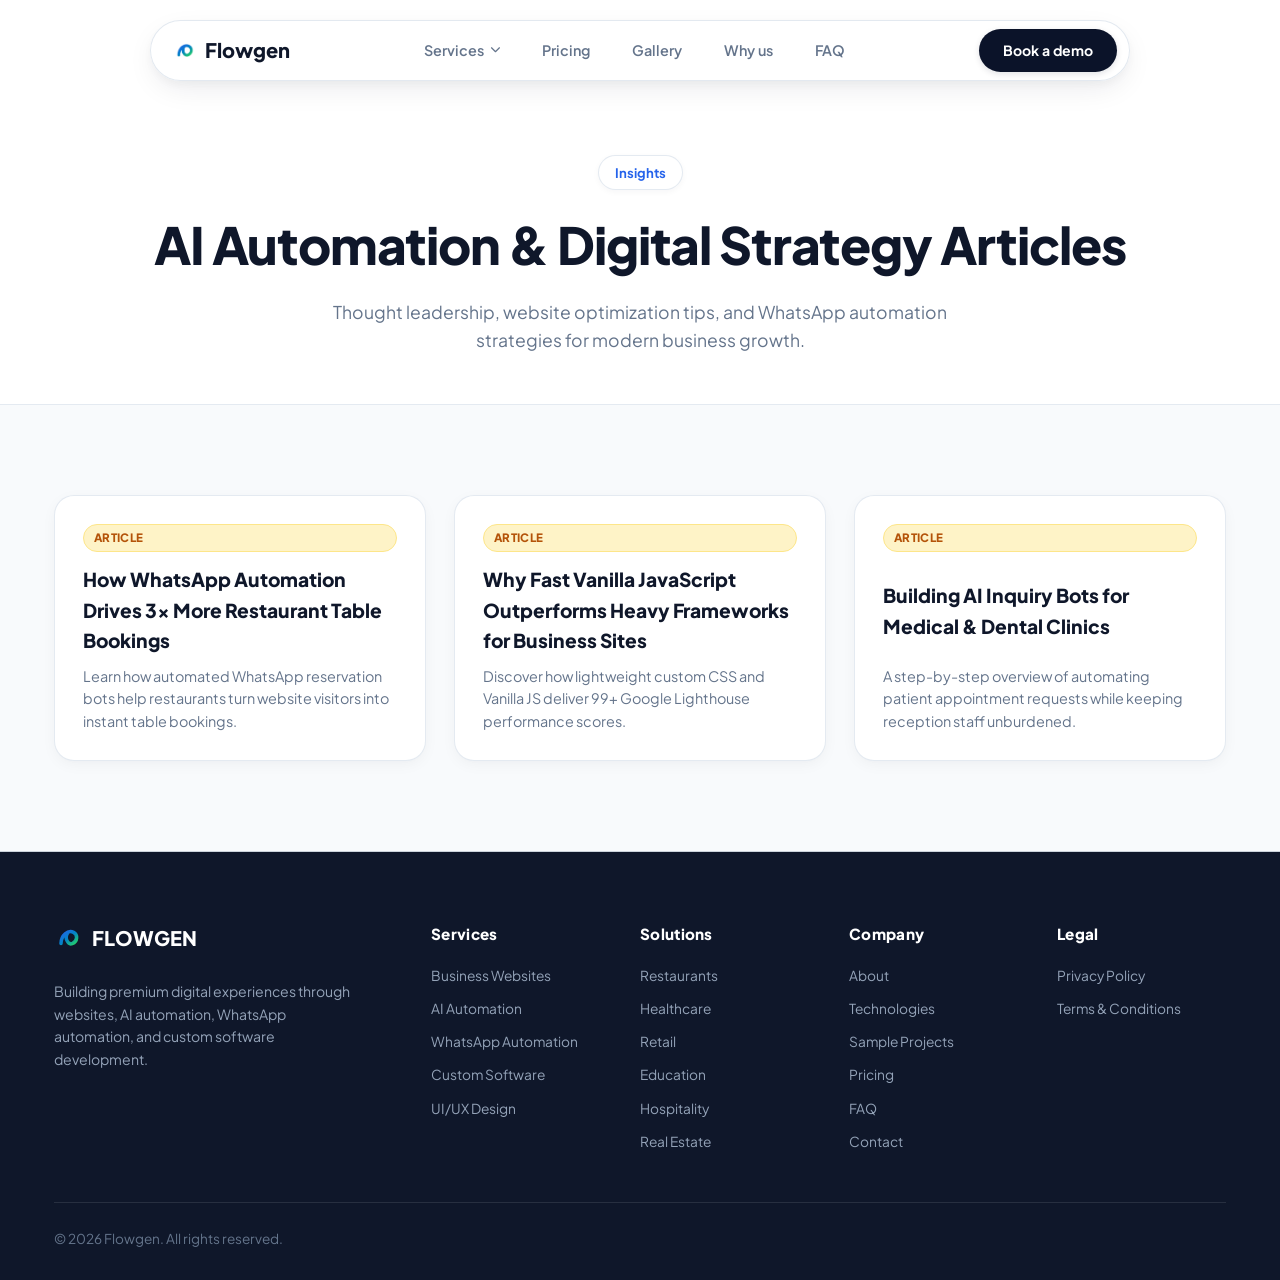
<file: blog.html>
<!DOCTYPE html>
<html lang="en">
<head>
  <meta charset="UTF-8">
  <meta name="viewport" content="width=device-width, initial-scale=1.0">
  <title>Blog & Insights — Flowgen</title>
  <link rel="stylesheet" href="styles.css">
  <link rel="stylesheet" href="https://cdnjs.cloudflare.com/ajax/libs/font-awesome/6.4.0/css/all.min.css">
</head>
<body>

    <!-- Floating Pill Navbar -->
  <div class="navbar-wrapper">
    <nav class="navbar-pill">
      <a href="index.html" class="logo">
        <img src="assets/logo.png" alt="Flowgen Logo" class="logo-icon-img">
        <span>Flowgen</span>
      </a>

      <div class="nav-links">
        <!-- Services with Glossy Mega Menu -->
        <div class="nav-item">
          <a href="services.html" class="nav-link">Services <i class="fa-solid fa-chevron-down" style="font-size:0.65rem;"></i></a>
          <div class="mega-menu">
            <div class="mega-title">Our Services</div>
            <div class="mega-grid-3">
              <a href="services.html" class="mega-card">
                <div class="mega-icon"><i class="fa-solid fa-desktop"></i></div>
                <div class="mega-info"><h6>Business Websites</h6><p>Professional responsive business websites</p></div>
              </a>
              <a href="services.html" class="mega-card">
                <div class="mega-icon"><i class="fa-solid fa-brain"></i></div>
                <div class="mega-info"><h6>AI Automation</h6><p>Automate repetitive business tasks</p></div>
              </a>
              <a href="services.html" class="mega-card">
                <div class="mega-icon"><i class="fa-brands fa-whatsapp"></i></div>
                <div class="mega-info"><h6>WhatsApp Automation</h6><p>Customer engagement automation</p></div>
              </a>
              <a href="services.html" class="mega-card">
                <div class="mega-icon"><i class="fa-solid fa-code"></i></div>
                <div class="mega-info"><h6>Custom Software</h6><p>Business management systems</p></div>
              </a>
              <a href="services.html" class="mega-card">
                <div class="mega-icon"><i class="fa-solid fa-wand-magic-sparkles"></i></div>
                <div class="mega-info"><h6>UI/UX Design</h6><p>Modern interface design</p></div>
              </a>
              <a href="services.html" class="mega-card">
                <div class="mega-icon"><i class="fa-solid fa-plug"></i></div>
                <div class="mega-info"><h6>API Integration</h6><p>Third-party software integrations</p></div>
              </a>
            </div>
          </div>
        </div>

        <div class="nav-item"><a href="pricing.html" class="nav-link">Pricing</a></div>
        <div class="nav-item"><a href="projects.html" class="nav-link">Gallery</a></div>
        <div class="nav-item"><a href="solutions.html" class="nav-link">Why us</a></div>
        <div class="nav-item"><a href="faq.html" class="nav-link">FAQ</a></div>
      </div>

      <div class="nav-right-actions">
        <a href="contact.html" class="btn-black-pill">Book a demo</a>
        <button class="mobile-toggle" aria-label="Toggle navigation">
          <span class="hamburger-line"></span>
          <span class="hamburger-line"></span>
          <span class="hamburger-line"></span>
        </button>
      </div>
    </nav>
  </div>

  <section class="page-hero-banner">
    <div class="container">
      <span class="section-tag">Insights</span>
      <h1>AI Automation & Digital Strategy Articles</h1>
      <p>Thought leadership, website optimization tips, and WhatsApp automation strategies for modern business growth.</p>
    </div>
  </section>

  <section class="section-padding">
    <div class="container">
      <div class="services-grid">
        <div class="service-card">
          <span class="sample-badge" style="margin-bottom:12px;">ARTICLE</span>
          <h3>How WhatsApp Automation Drives 3x More Restaurant Table Bookings</h3>
          <p>Learn how automated WhatsApp reservation bots help restaurants turn website visitors into instant table bookings.</p>
        </div>

        <div class="service-card">
          <span class="sample-badge" style="margin-bottom:12px;">ARTICLE</span>
          <h3>Why Fast Vanilla JavaScript Outperforms Heavy Frameworks for Business Sites</h3>
          <p>Discover how lightweight custom CSS and Vanilla JS deliver 99+ Google Lighthouse performance scores.</p>
        </div>

        <div class="service-card">
          <span class="sample-badge" style="margin-bottom:12px;">ARTICLE</span>
          <h3>Building AI Inquiry Bots for Medical & Dental Clinics</h3>
          <p>A step-by-step overview of automating patient appointment requests while keeping reception staff unburdened.</p>
        </div>
      </div>
    </div>
  </section>

    <!-- Multi-Column Footer -->
  <footer>
    <div class="container">
      <div class="footer-grid">
        
        <!-- Column 1: Brand & Description -->
        <div class="footer-brand-col">
          <a href="index.html" class="logo" style="margin-bottom:14px; display:inline-flex;">
            <svg class="logo-icon-svg" viewBox="0 0 40 40" fill="none">
              <path d="M10 28 C10 16, 20 8, 28 12 C34 15, 34 25, 26 28 C20 30, 14 20, 20 12" stroke="url(#logo-grad-foot-gen)" stroke-width="5" stroke-linecap="round" fill="none"/>
              <defs>
                <linearGradient id="logo-grad-foot-gen" x1="0%" y1="0%" x2="100%" y2="100%">
                  <stop offset="0%" stop-color="#2563eb" />
                  <stop offset="50%" stop-color="#0284c7" />
                  <stop offset="100%" stop-color="#25d366" />
                </linearGradient>
              </defs>
            </svg>
            <span style="color:#fff;">FLOWGEN</span>
          </a>
          <p class="footer-brand-desc">
            Building premium digital experiences through websites, AI automation, WhatsApp automation, and custom software development.
          </p>
        </div>

        <!-- Column 2: Services -->
        <div class="footer-col">
          <h4>Services</h4>
          <ul>
            <li><a href="services.html">Business Websites</a></li>
            <li><a href="services.html">AI Automation</a></li>
            <li><a href="services.html">WhatsApp Automation</a></li>
            <li><a href="services.html">Custom Software</a></li>
            <li><a href="services.html">UI/UX Design</a></li>
          </ul>
        </div>

        <!-- Column 3: Solutions -->
        <div class="footer-col">
          <h4>Solutions</h4>
          <ul>
            <li><a href="solutions.html">Restaurants</a></li>
            <li><a href="solutions.html">Healthcare</a></li>
            <li><a href="solutions.html">Retail</a></li>
            <li><a href="solutions.html">Education</a></li>
            <li><a href="solutions.html">Hospitality</a></li>
            <li><a href="solutions.html">Real Estate</a></li>
          </ul>
        </div>

        <!-- Column 4: Company -->
        <div class="footer-col">
          <h4>Company</h4>
          <ul>
            <li><a href="about.html">About</a></li>
            <li><a href="technologies.html">Technologies</a></li>
            <li><a href="projects.html">Sample Projects</a></li>
            <li><a href="pricing.html">Pricing</a></li>
            <li><a href="faq.html">FAQ</a></li>
            <li><a href="contact.html">Contact</a></li>
          </ul>
        </div>

        <!-- Column 5: Legal -->
        <div class="footer-col">
          <h4>Legal</h4>
          <ul>
            <li><a href="privacy.html">Privacy Policy</a></li>
            <li><a href="terms.html">Terms & Conditions</a></li>
          </ul>
        </div>

      </div>

      <div class="footer-bottom">
        <div>© 2026 Flowgen. All rights reserved.</div>
      </div>
    </div>
  </footer>
  <script src="app.js"></script>
</body>
</html>
</file>
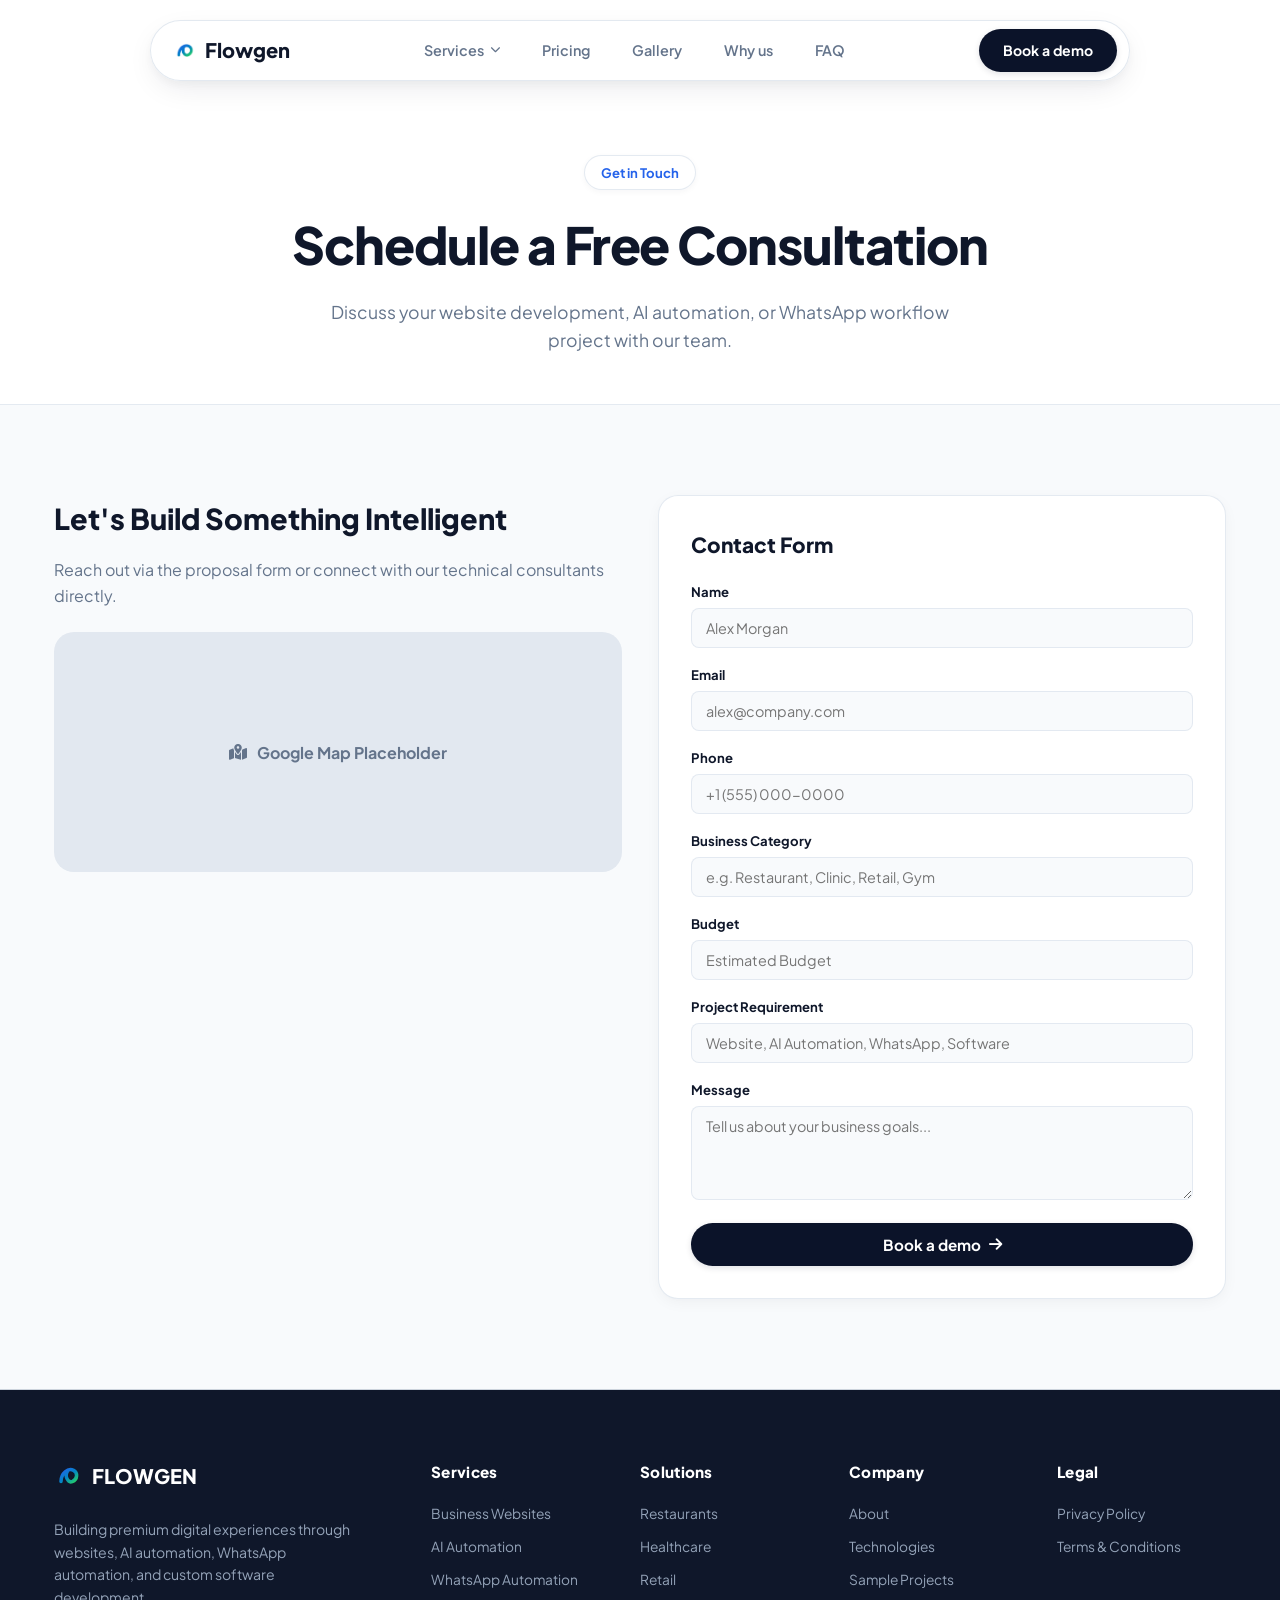
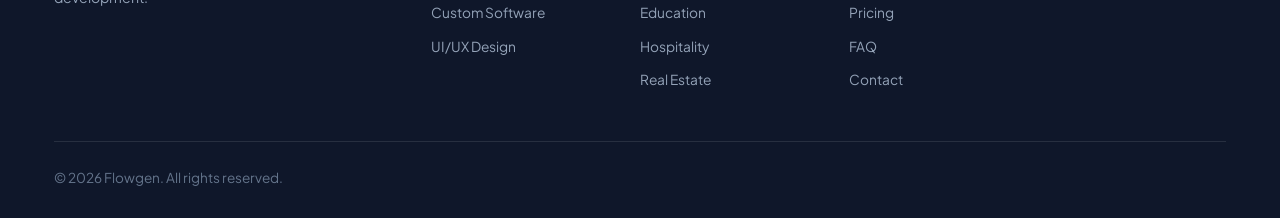
<file: contact.html>
<!DOCTYPE html>
<html lang="en">
<head>
  <meta charset="UTF-8">
  <meta name="viewport" content="width=device-width, initial-scale=1.0">
  <title>Contact Us — Flowgen</title>
  <link rel="stylesheet" href="styles.css">
  <link rel="stylesheet" href="https://cdnjs.cloudflare.com/ajax/libs/font-awesome/6.4.0/css/all.min.css">
</head>
<body>

    <!-- Floating Pill Navbar -->
  <div class="navbar-wrapper">
    <nav class="navbar-pill">
      <a href="index.html" class="logo">
        <img src="assets/logo.png" alt="Flowgen Logo" class="logo-icon-img">
        <span>Flowgen</span>
      </a>

      <div class="nav-links">
        <!-- Services with Glossy Mega Menu -->
        <div class="nav-item">
          <a href="services.html" class="nav-link">Services <i class="fa-solid fa-chevron-down" style="font-size:0.65rem;"></i></a>
          <div class="mega-menu">
            <div class="mega-title">Our Services</div>
            <div class="mega-grid-3">
              <a href="services.html" class="mega-card">
                <div class="mega-icon"><i class="fa-solid fa-desktop"></i></div>
                <div class="mega-info"><h6>Business Websites</h6><p>Professional responsive business websites</p></div>
              </a>
              <a href="services.html" class="mega-card">
                <div class="mega-icon"><i class="fa-solid fa-brain"></i></div>
                <div class="mega-info"><h6>AI Automation</h6><p>Automate repetitive business tasks</p></div>
              </a>
              <a href="services.html" class="mega-card">
                <div class="mega-icon"><i class="fa-brands fa-whatsapp"></i></div>
                <div class="mega-info"><h6>WhatsApp Automation</h6><p>Customer engagement automation</p></div>
              </a>
              <a href="services.html" class="mega-card">
                <div class="mega-icon"><i class="fa-solid fa-code"></i></div>
                <div class="mega-info"><h6>Custom Software</h6><p>Business management systems</p></div>
              </a>
              <a href="services.html" class="mega-card">
                <div class="mega-icon"><i class="fa-solid fa-wand-magic-sparkles"></i></div>
                <div class="mega-info"><h6>UI/UX Design</h6><p>Modern interface design</p></div>
              </a>
              <a href="services.html" class="mega-card">
                <div class="mega-icon"><i class="fa-solid fa-plug"></i></div>
                <div class="mega-info"><h6>API Integration</h6><p>Third-party software integrations</p></div>
              </a>
            </div>
          </div>
        </div>

        <div class="nav-item"><a href="pricing.html" class="nav-link">Pricing</a></div>
        <div class="nav-item"><a href="projects.html" class="nav-link">Gallery</a></div>
        <div class="nav-item"><a href="solutions.html" class="nav-link">Why us</a></div>
        <div class="nav-item"><a href="faq.html" class="nav-link">FAQ</a></div>
      </div>

      <div class="nav-right-actions">
        <a href="contact.html" class="btn-black-pill">Book a demo</a>
        <button class="mobile-toggle" aria-label="Toggle navigation">
          <span class="hamburger-line"></span>
          <span class="hamburger-line"></span>
          <span class="hamburger-line"></span>
        </button>
      </div>
    </nav>
  </div>

  <section class="page-hero-banner">
    <div class="container">
      <span class="section-tag">Get in Touch</span>
      <h1>Schedule a Free Consultation</h1>
      <p>Discuss your website development, AI automation, or WhatsApp workflow project with our team.</p>
    </div>
  </section>

  <section class="section-padding">
    <div class="container">
      <div class="contact-grid">
        <div>
          <h2 style="font-size:1.8rem; font-weight:800; margin-bottom:16px;">Let's Build Something Intelligent</h2>
          <p style="font-size:1rem; color:var(--text-muted); line-height:1.6; margin-bottom:24px;">
            Reach out via the proposal form or connect with our technical consultants directly.
          </p>
          <div class="map-placeholder">
            <i class="fa-solid fa-map-location-dot" style="margin-right:10px;"></i> Google Map Placeholder
          </div>
        </div>

        <div class="contact-form-box">
          <h3 style="font-size:1.3rem; font-weight:800; margin-bottom:20px;">Contact Form</h3>
          <form id="contact-form">
            <div class="form-group">
              <label>Name</label>
              <input type="text" required class="form-control" placeholder="Alex Morgan">
            </div>
            <div class="form-group">
              <label>Email</label>
              <input type="email" required class="form-control" placeholder="alex@company.com">
            </div>
            <div class="form-group">
              <label>Phone</label>
              <input type="tel" required class="form-control" placeholder="+1 (555) 000-0000">
            </div>
            <div class="form-group">
              <label>Business Category</label>
              <input type="text" class="form-control" placeholder="e.g. Restaurant, Clinic, Retail, Gym">
            </div>
            <div class="form-group">
              <label>Budget</label>
              <input type="text" class="form-control" placeholder="Estimated Budget">
            </div>
            <div class="form-group">
              <label>Project Requirement</label>
              <input type="text" class="form-control" placeholder="Website, AI Automation, WhatsApp, Software">
            </div>
            <div class="form-group">
              <label>Message</label>
              <textarea rows="4" class="form-control" placeholder="Tell us about your business goals..."></textarea>
            </div>
            <button type="submit" class="btn-black-pill" style="width:100%; padding:12px; font-size:0.95rem;">
              Book a demo <i class="fa-solid fa-arrow-right"></i>
            </button>
          </form>
        </div>
      </div>
    </div>
  </section>

    <!-- Multi-Column Footer -->
  <footer>
    <div class="container">
      <div class="footer-grid">
        
        <!-- Column 1: Brand & Description -->
        <div class="footer-brand-col">
          <a href="index.html" class="logo" style="margin-bottom:14px; display:inline-flex;">
            <svg class="logo-icon-svg" viewBox="0 0 40 40" fill="none">
              <path d="M10 28 C10 16, 20 8, 28 12 C34 15, 34 25, 26 28 C20 30, 14 20, 20 12" stroke="url(#logo-grad-foot-gen)" stroke-width="5" stroke-linecap="round" fill="none"/>
              <defs>
                <linearGradient id="logo-grad-foot-gen" x1="0%" y1="0%" x2="100%" y2="100%">
                  <stop offset="0%" stop-color="#2563eb" />
                  <stop offset="50%" stop-color="#0284c7" />
                  <stop offset="100%" stop-color="#25d366" />
                </linearGradient>
              </defs>
            </svg>
            <span style="color:#fff;">FLOWGEN</span>
          </a>
          <p class="footer-brand-desc">
            Building premium digital experiences through websites, AI automation, WhatsApp automation, and custom software development.
          </p>
        </div>

        <!-- Column 2: Services -->
        <div class="footer-col">
          <h4>Services</h4>
          <ul>
            <li><a href="services.html">Business Websites</a></li>
            <li><a href="services.html">AI Automation</a></li>
            <li><a href="services.html">WhatsApp Automation</a></li>
            <li><a href="services.html">Custom Software</a></li>
            <li><a href="services.html">UI/UX Design</a></li>
          </ul>
        </div>

        <!-- Column 3: Solutions -->
        <div class="footer-col">
          <h4>Solutions</h4>
          <ul>
            <li><a href="solutions.html">Restaurants</a></li>
            <li><a href="solutions.html">Healthcare</a></li>
            <li><a href="solutions.html">Retail</a></li>
            <li><a href="solutions.html">Education</a></li>
            <li><a href="solutions.html">Hospitality</a></li>
            <li><a href="solutions.html">Real Estate</a></li>
          </ul>
        </div>

        <!-- Column 4: Company -->
        <div class="footer-col">
          <h4>Company</h4>
          <ul>
            <li><a href="about.html">About</a></li>
            <li><a href="technologies.html">Technologies</a></li>
            <li><a href="projects.html">Sample Projects</a></li>
            <li><a href="pricing.html">Pricing</a></li>
            <li><a href="faq.html">FAQ</a></li>
            <li><a href="contact.html">Contact</a></li>
          </ul>
        </div>

        <!-- Column 5: Legal -->
        <div class="footer-col">
          <h4>Legal</h4>
          <ul>
            <li><a href="privacy.html">Privacy Policy</a></li>
            <li><a href="terms.html">Terms & Conditions</a></li>
          </ul>
        </div>

      </div>

      <div class="footer-bottom">
        <div>© 2026 Flowgen. All rights reserved.</div>
      </div>
    </div>
  </footer>

  <script src="app.js"></script>
</body>
</html>
</file>
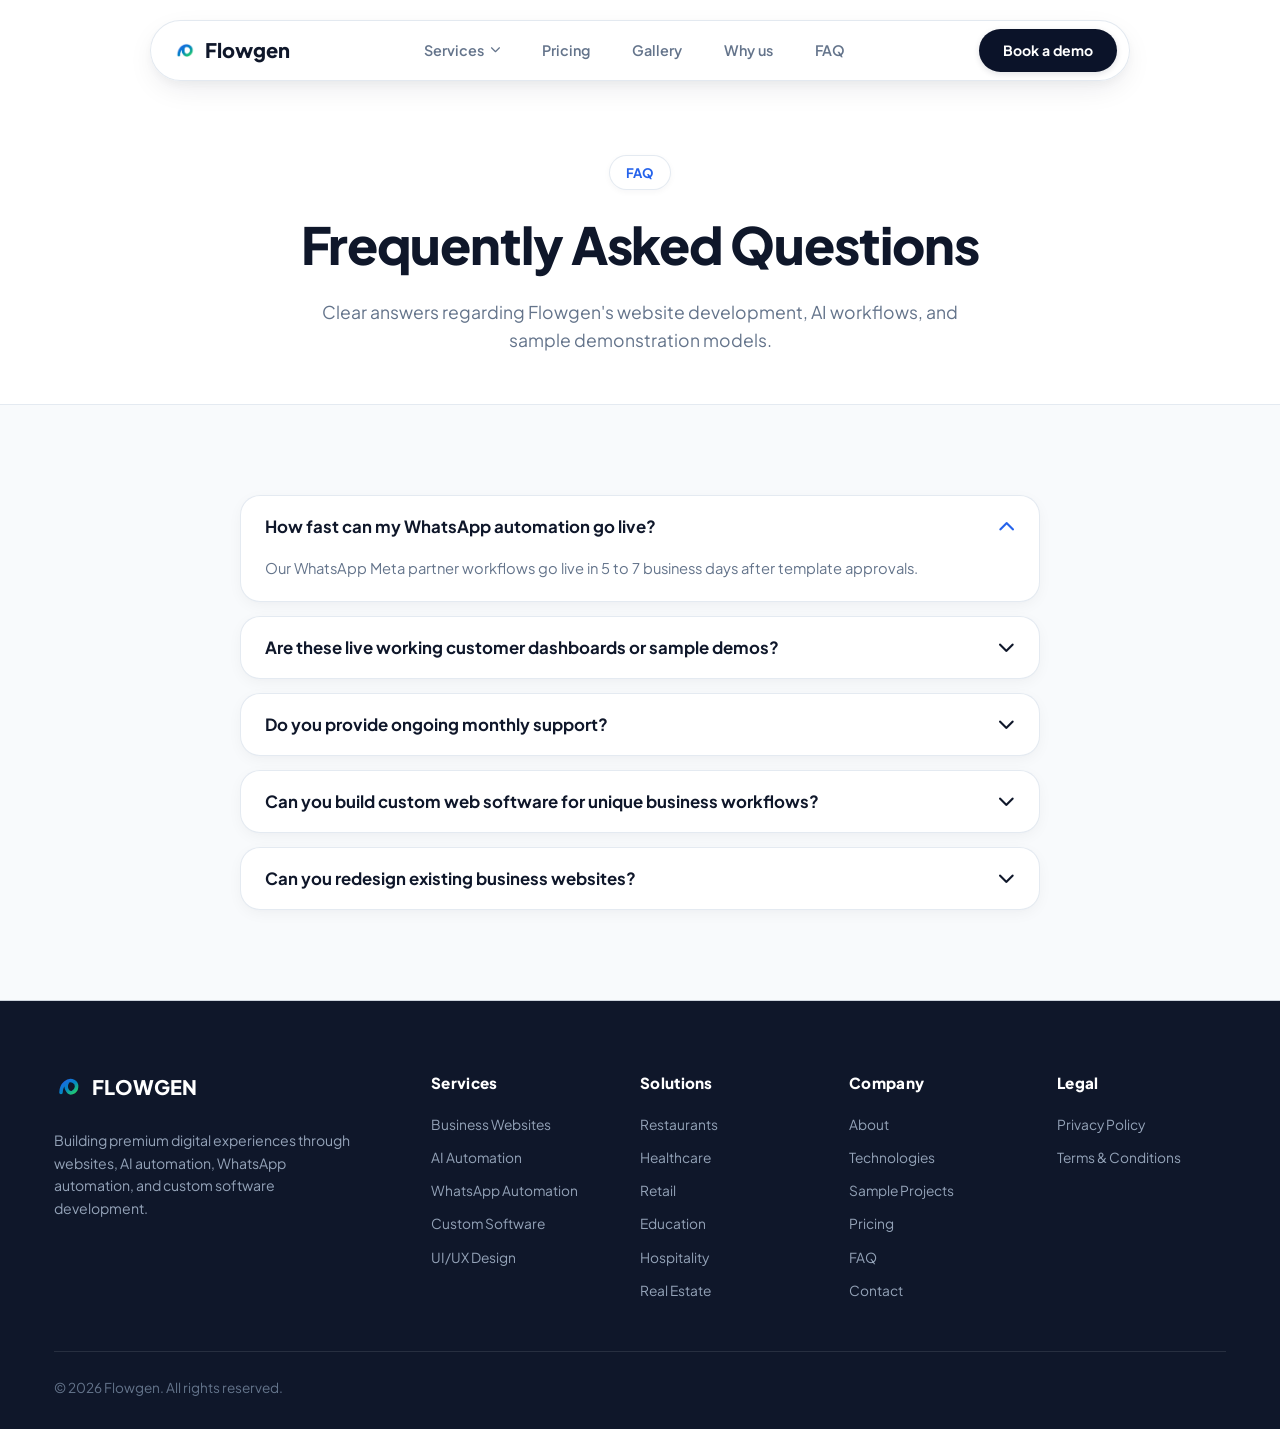
<file: faq.html>
<!DOCTYPE html>
<html lang="en">
<head>
  <meta charset="UTF-8">
  <meta name="viewport" content="width=device-width, initial-scale=1.0">
  <title>Frequently Asked Questions — Flowgen</title>
  <link rel="stylesheet" href="styles.css">
  <link rel="stylesheet" href="https://cdnjs.cloudflare.com/ajax/libs/font-awesome/6.4.0/css/all.min.css">
</head>
<body>

    <!-- Floating Pill Navbar -->
  <div class="navbar-wrapper">
    <nav class="navbar-pill">
      <a href="index.html" class="logo">
        <img src="assets/logo.png" alt="Flowgen Logo" class="logo-icon-img">
        <span>Flowgen</span>
      </a>

      <div class="nav-links">
        <!-- Services with Glossy Mega Menu -->
        <div class="nav-item">
          <a href="services.html" class="nav-link">Services <i class="fa-solid fa-chevron-down" style="font-size:0.65rem;"></i></a>
          <div class="mega-menu">
            <div class="mega-title">Our Services</div>
            <div class="mega-grid-3">
              <a href="services.html" class="mega-card">
                <div class="mega-icon"><i class="fa-solid fa-desktop"></i></div>
                <div class="mega-info"><h6>Business Websites</h6><p>Professional responsive business websites</p></div>
              </a>
              <a href="services.html" class="mega-card">
                <div class="mega-icon"><i class="fa-solid fa-brain"></i></div>
                <div class="mega-info"><h6>AI Automation</h6><p>Automate repetitive business tasks</p></div>
              </a>
              <a href="services.html" class="mega-card">
                <div class="mega-icon"><i class="fa-brands fa-whatsapp"></i></div>
                <div class="mega-info"><h6>WhatsApp Automation</h6><p>Customer engagement automation</p></div>
              </a>
              <a href="services.html" class="mega-card">
                <div class="mega-icon"><i class="fa-solid fa-code"></i></div>
                <div class="mega-info"><h6>Custom Software</h6><p>Business management systems</p></div>
              </a>
              <a href="services.html" class="mega-card">
                <div class="mega-icon"><i class="fa-solid fa-wand-magic-sparkles"></i></div>
                <div class="mega-info"><h6>UI/UX Design</h6><p>Modern interface design</p></div>
              </a>
              <a href="services.html" class="mega-card">
                <div class="mega-icon"><i class="fa-solid fa-plug"></i></div>
                <div class="mega-info"><h6>API Integration</h6><p>Third-party software integrations</p></div>
              </a>
            </div>
          </div>
        </div>

        <div class="nav-item"><a href="pricing.html" class="nav-link">Pricing</a></div>
        <div class="nav-item"><a href="projects.html" class="nav-link">Gallery</a></div>
        <div class="nav-item"><a href="solutions.html" class="nav-link">Why us</a></div>
        <div class="nav-item"><a href="faq.html" class="nav-link">FAQ</a></div>
      </div>

      <div class="nav-right-actions">
        <a href="contact.html" class="btn-black-pill">Book a demo</a>
        <button class="mobile-toggle" aria-label="Toggle navigation">
          <span class="hamburger-line"></span>
          <span class="hamburger-line"></span>
          <span class="hamburger-line"></span>
        </button>
      </div>
    </nav>
  </div>

  <section class="page-hero-banner">
    <div class="container">
      <span class="section-tag">FAQ</span>
      <h1>Frequently Asked Questions</h1>
      <p>Clear answers regarding Flowgen's website development, AI workflows, and sample demonstration models.</p>
    </div>
  </section>

  <section class="section-padding">
    <div class="container">
      <div class="faq-wrap">
        <div class="faq-item active">
          <button class="faq-question"><span>How fast can my WhatsApp automation go live?</span><i class="fa-solid fa-chevron-down"></i></button>
          <div class="faq-answer">Our WhatsApp Meta partner workflows go live in 5 to 7 business days after template approvals.</div>
        </div>

        <div class="faq-item">
          <button class="faq-question"><span>Are these live working customer dashboards or sample demos?</span><i class="fa-solid fa-chevron-down"></i></button>
          <div class="faq-answer">Every project and dashboard preview on Flowgen is a sample demonstration created to showcase what Flowgen can build for your business.</div>
        </div>

        <div class="faq-item">
          <button class="faq-question"><span>Do you provide ongoing monthly support?</span><i class="fa-solid fa-chevron-down"></i></button>
          <div class="faq-answer">Yes, we provide fully managed monthly support, hosting management, and API maintenance.</div>
        </div>

        <div class="faq-item">
          <button class="faq-question"><span>Can you build custom web software for unique business workflows?</span><i class="fa-solid fa-chevron-down"></i></button>
          <div class="faq-answer">Yes, our Enterprise package covers custom web apps, management portals, and internal tools.</div>
        </div>

        <div class="faq-item">
          <button class="faq-question"><span>Can you redesign existing business websites?</span><i class="fa-solid fa-chevron-down"></i></button>
          <div class="faq-answer">Yes, we perform complete modern overhauls for existing business sites with fast load speed and responsive layouts.</div>
        </div>
      </div>
    </div>
  </section>

    <!-- Multi-Column Footer -->
  <footer>
    <div class="container">
      <div class="footer-grid">
        
        <!-- Column 1: Brand & Description -->
        <div class="footer-brand-col">
          <a href="index.html" class="logo" style="margin-bottom:14px; display:inline-flex;">
            <svg class="logo-icon-svg" viewBox="0 0 40 40" fill="none">
              <path d="M10 28 C10 16, 20 8, 28 12 C34 15, 34 25, 26 28 C20 30, 14 20, 20 12" stroke="url(#logo-grad-foot-gen)" stroke-width="5" stroke-linecap="round" fill="none"/>
              <defs>
                <linearGradient id="logo-grad-foot-gen" x1="0%" y1="0%" x2="100%" y2="100%">
                  <stop offset="0%" stop-color="#2563eb" />
                  <stop offset="50%" stop-color="#0284c7" />
                  <stop offset="100%" stop-color="#25d366" />
                </linearGradient>
              </defs>
            </svg>
            <span style="color:#fff;">FLOWGEN</span>
          </a>
          <p class="footer-brand-desc">
            Building premium digital experiences through websites, AI automation, WhatsApp automation, and custom software development.
          </p>
        </div>

        <!-- Column 2: Services -->
        <div class="footer-col">
          <h4>Services</h4>
          <ul>
            <li><a href="services.html">Business Websites</a></li>
            <li><a href="services.html">AI Automation</a></li>
            <li><a href="services.html">WhatsApp Automation</a></li>
            <li><a href="services.html">Custom Software</a></li>
            <li><a href="services.html">UI/UX Design</a></li>
          </ul>
        </div>

        <!-- Column 3: Solutions -->
        <div class="footer-col">
          <h4>Solutions</h4>
          <ul>
            <li><a href="solutions.html">Restaurants</a></li>
            <li><a href="solutions.html">Healthcare</a></li>
            <li><a href="solutions.html">Retail</a></li>
            <li><a href="solutions.html">Education</a></li>
            <li><a href="solutions.html">Hospitality</a></li>
            <li><a href="solutions.html">Real Estate</a></li>
          </ul>
        </div>

        <!-- Column 4: Company -->
        <div class="footer-col">
          <h4>Company</h4>
          <ul>
            <li><a href="about.html">About</a></li>
            <li><a href="technologies.html">Technologies</a></li>
            <li><a href="projects.html">Sample Projects</a></li>
            <li><a href="pricing.html">Pricing</a></li>
            <li><a href="faq.html">FAQ</a></li>
            <li><a href="contact.html">Contact</a></li>
          </ul>
        </div>

        <!-- Column 5: Legal -->
        <div class="footer-col">
          <h4>Legal</h4>
          <ul>
            <li><a href="privacy.html">Privacy Policy</a></li>
            <li><a href="terms.html">Terms & Conditions</a></li>
          </ul>
        </div>

      </div>

      <div class="footer-bottom">
        <div>© 2026 Flowgen. All rights reserved.</div>
      </div>
    </div>
  </footer>

  <script src="app.js"></script>
</body>
</html>
</file>
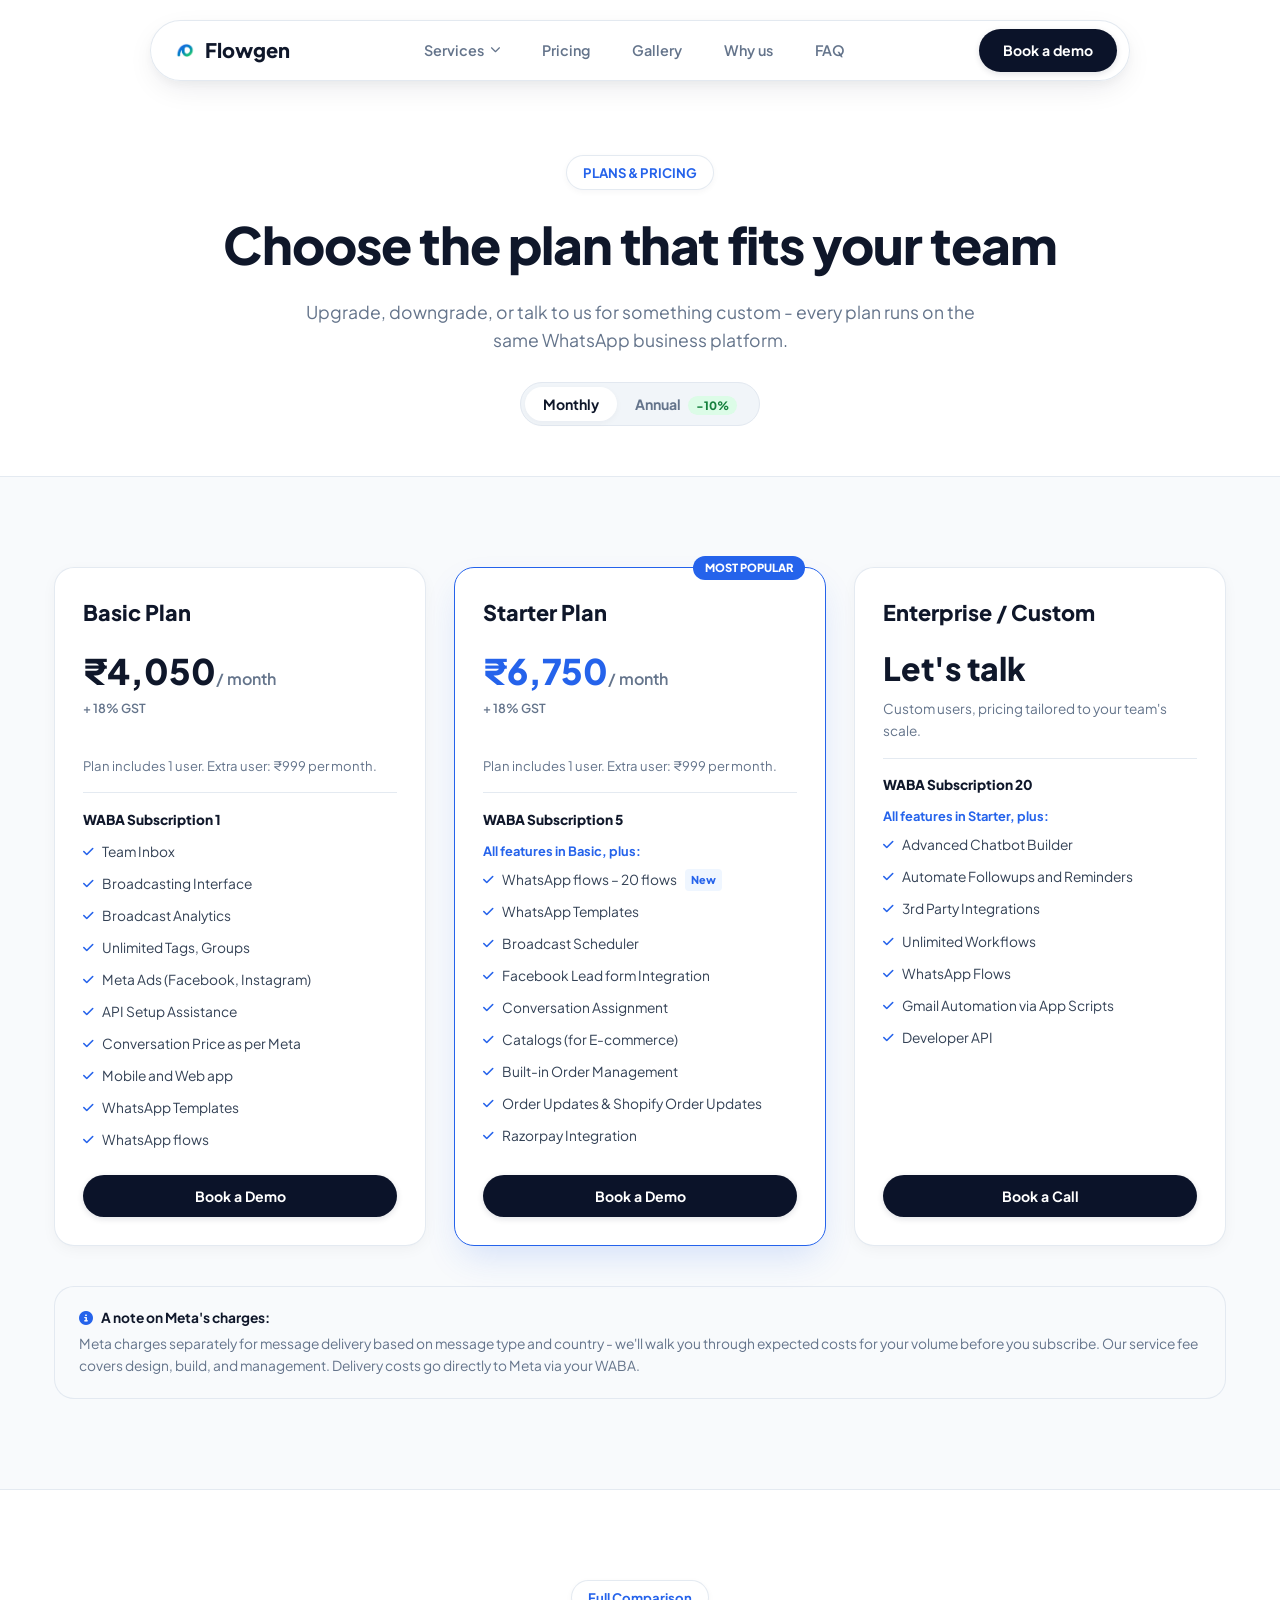
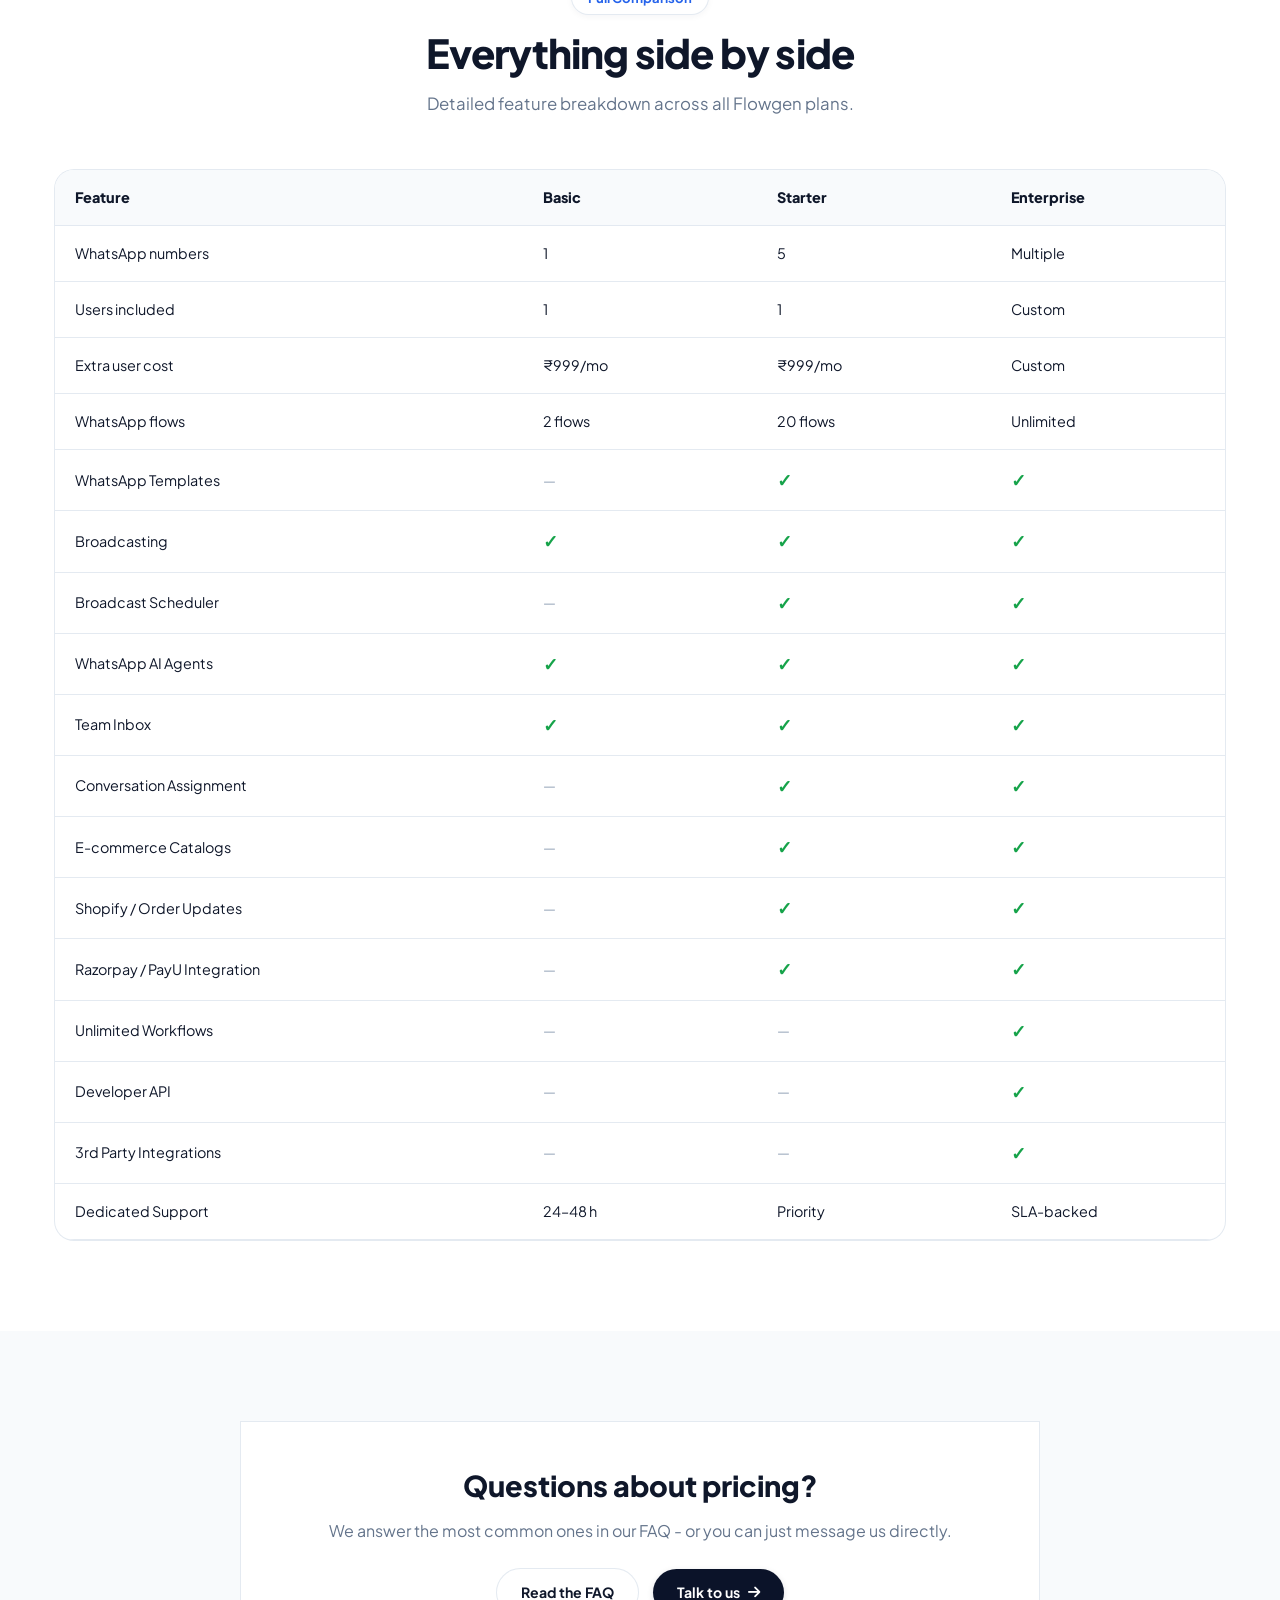
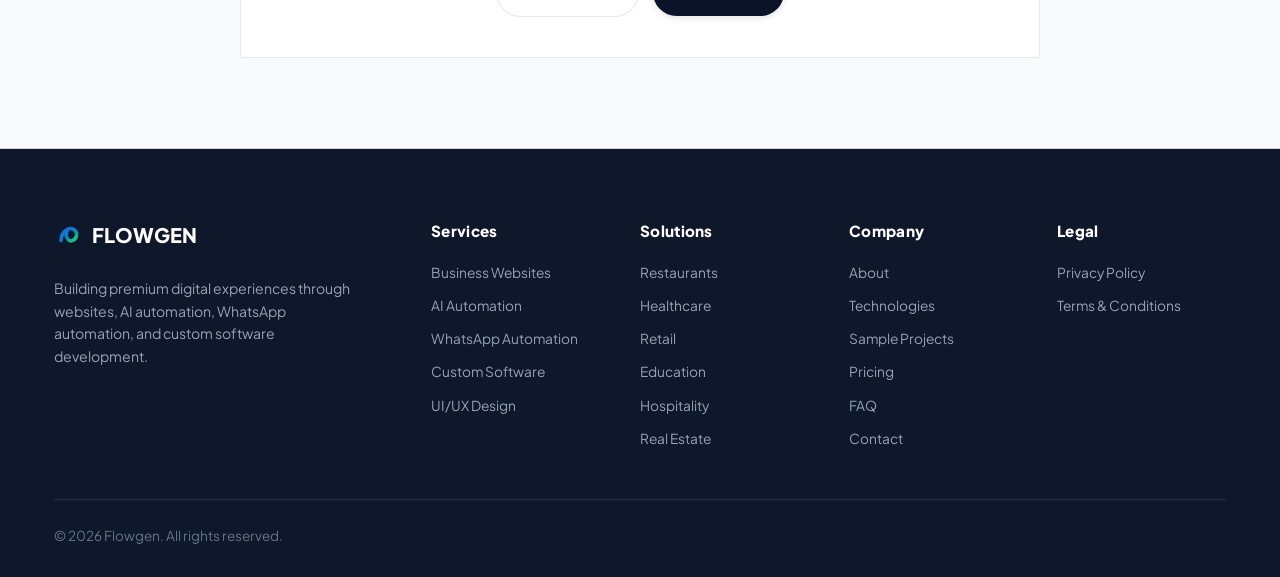
<file: pricing.html>
<!DOCTYPE html>
<html lang="en">
<head>
  <meta charset="UTF-8">
  <meta name="viewport" content="width=device-width, initial-scale=1.0">
  <title>Plans & Pricing — Flowgen</title>
  <link rel="stylesheet" href="styles.css">
  <link rel="stylesheet" href="https://cdnjs.cloudflare.com/ajax/libs/font-awesome/6.4.0/css/all.min.css">
</head>
<body>

    <!-- Floating Pill Navbar -->
  <div class="navbar-wrapper">
    <nav class="navbar-pill">
      <a href="index.html" class="logo">
        <img src="assets/logo.png" alt="Flowgen Logo" class="logo-icon-img">
        <span>Flowgen</span>
      </a>

      <div class="nav-links">
        <!-- Services with Glossy Mega Menu -->
        <div class="nav-item">
          <a href="services.html" class="nav-link">Services <i class="fa-solid fa-chevron-down" style="font-size:0.65rem;"></i></a>
          <div class="mega-menu">
            <div class="mega-title">Our Services</div>
            <div class="mega-grid-3">
              <a href="services.html" class="mega-card">
                <div class="mega-icon"><i class="fa-solid fa-desktop"></i></div>
                <div class="mega-info"><h6>Business Websites</h6><p>Professional responsive business websites</p></div>
              </a>
              <a href="services.html" class="mega-card">
                <div class="mega-icon"><i class="fa-solid fa-brain"></i></div>
                <div class="mega-info"><h6>AI Automation</h6><p>Automate repetitive business tasks</p></div>
              </a>
              <a href="services.html" class="mega-card">
                <div class="mega-icon"><i class="fa-brands fa-whatsapp"></i></div>
                <div class="mega-info"><h6>WhatsApp Automation</h6><p>Customer engagement automation</p></div>
              </a>
              <a href="services.html" class="mega-card">
                <div class="mega-icon"><i class="fa-solid fa-code"></i></div>
                <div class="mega-info"><h6>Custom Software</h6><p>Business management systems</p></div>
              </a>
              <a href="services.html" class="mega-card">
                <div class="mega-icon"><i class="fa-solid fa-wand-magic-sparkles"></i></div>
                <div class="mega-info"><h6>UI/UX Design</h6><p>Modern interface design</p></div>
              </a>
              <a href="services.html" class="mega-card">
                <div class="mega-icon"><i class="fa-solid fa-plug"></i></div>
                <div class="mega-info"><h6>API Integration</h6><p>Third-party software integrations</p></div>
              </a>
            </div>
          </div>
        </div>

        <div class="nav-item"><a href="pricing.html" class="nav-link">Pricing</a></div>
        <div class="nav-item"><a href="projects.html" class="nav-link">Gallery</a></div>
        <div class="nav-item"><a href="solutions.html" class="nav-link">Why us</a></div>
        <div class="nav-item"><a href="faq.html" class="nav-link">FAQ</a></div>
      </div>

      <div class="nav-right-actions">
        <a href="contact.html" class="btn-black-pill">Book a demo</a>
        <button class="mobile-toggle" aria-label="Toggle navigation">
          <span class="hamburger-line"></span>
          <span class="hamburger-line"></span>
          <span class="hamburger-line"></span>
        </button>
      </div>
    </nav>
  </div>

  <!-- Page Hero Banner -->
  <section class="page-hero-banner">
    <div class="container">
      <span class="section-tag">PLANS & PRICING</span>
      <h1>Choose the plan that fits your team</h1>
      <p>Upgrade, downgrade, or talk to us for something custom - every plan runs on the same WhatsApp business platform.</p>
      
      <!-- Interactive Monthly / Annual Billing Toggle -->
      <div class="billing-toggle-wrapper" style="margin-top:28px; display:inline-flex; align-items:center; background:#f1f5f9; padding:4px; border-radius:9999px; border:1px solid #e2e8f0;">
        <button id="toggle-monthly" class="billing-toggle-btn active">Monthly</button>
        <button id="toggle-annual" class="billing-toggle-btn">Annual <span style="background:#dcfce7; color:#15803d; font-size:0.72rem; padding:2px 8px; border-radius:9999px; font-weight:800; margin-left:4px;">−10%</span></button>
      </div>
    </div>
  </section>

  <!-- 3 Main Pricing Cards -->
  <section class="section-padding">
    <div class="container">
      <div class="pricing-grid-3">
        
        <!-- Basic Plan -->
        <div class="pricing-card">
          <div>
            <h3 style="font-size:1.35rem; font-weight:800;">Basic Plan</h3>
            <div style="font-size:2.2rem; font-weight:800; margin:12px 0 4px 0; color:var(--text-dark);">
              <span class="price-val" data-monthly="₹4,050" data-annual="₹3,645">₹4,050</span><span style="font-size:1rem; color:var(--text-muted); font-weight:600;">/ month</span>
              <span style="font-size:0.78rem; color:var(--text-muted); display:block; font-weight:600;">+ 18% GST</span>
            </div>
            <div class="billing-saving-note" style="font-size:0.8rem; color:#16a34a; font-weight:700; min-height:20px; margin-bottom:12px;"></div>
            <p style="font-size:0.82rem; color:var(--text-muted); padding-bottom:16px; border-bottom:1px solid var(--border-subtle); margin-bottom:16px;">
              Plan includes 1 user. Extra user: ₹999 per month.
            </p>

            <div style="font-size:0.85rem; font-weight:800; color:var(--text-dark); margin-bottom:10px;">WABA Subscription 1</div>
            <ul class="pricing-feature-list">
              <li><i class="fa-solid fa-check"></i> Team Inbox</li>
              <li><i class="fa-solid fa-check"></i> Broadcasting Interface</li>
              <li><i class="fa-solid fa-check"></i> Broadcast Analytics</li>
              <li><i class="fa-solid fa-check"></i> Unlimited Tags, Groups</li>
              <li><i class="fa-solid fa-check"></i> Meta Ads (Facebook, Instagram)</li>
              <li><i class="fa-solid fa-check"></i> API Setup Assistance</li>
              <li><i class="fa-solid fa-check"></i> Conversation Price as per Meta</li>
              <li><i class="fa-solid fa-check"></i> Mobile and Web app</li>
              <li><i class="fa-solid fa-check"></i> WhatsApp Templates</li>
              <li><i class="fa-solid fa-check"></i> WhatsApp flows</li>
            </ul>
          </div>
          <a href="contact.html" class="btn-black-pill" style="width:100%; text-align:center; margin-top:24px;">Book a Demo</a>
        </div>

        <!-- Starter Plan (Most Popular) -->
        <div class="pricing-card featured">
          <div class="featured-badge">Most Popular</div>
          <div>
            <h3 style="font-size:1.35rem; font-weight:800;">Starter Plan</h3>
            <div style="font-size:2.2rem; font-weight:800; margin:12px 0 4px 0; color:#2563eb;">
              <span class="price-val" data-monthly="₹6,750" data-annual="₹6,075">₹6,750</span><span style="font-size:1rem; color:var(--text-muted); font-weight:600;">/ month</span>
              <span style="font-size:0.78rem; color:var(--text-muted); display:block; font-weight:600;">+ 18% GST</span>
            </div>
            <div class="billing-saving-note" style="font-size:0.8rem; color:#16a34a; font-weight:700; min-height:20px; margin-bottom:12px;"></div>
            <p style="font-size:0.82rem; color:var(--text-muted); padding-bottom:16px; border-bottom:1px solid var(--border-subtle); margin-bottom:16px;">
              Plan includes 1 user. Extra user: ₹999 per month.
            </p>

            <div style="font-size:0.85rem; font-weight:800; color:var(--text-dark); margin-bottom:10px;">WABA Subscription 5</div>
            <div style="font-size:0.8rem; font-weight:700; color:#2563eb; margin-bottom:8px;">All features in Basic, plus:</div>
            <ul class="pricing-feature-list">
              <li><i class="fa-solid fa-check"></i> WhatsApp flows – 20 flows <span style="background:#eff6ff; color:#2563eb; font-size:0.68rem; padding:2px 6px; border-radius:4px; font-weight:800;">New</span></li>
              <li><i class="fa-solid fa-check"></i> WhatsApp Templates</li>
              <li><i class="fa-solid fa-check"></i> Broadcast Scheduler</li>
              <li><i class="fa-solid fa-check"></i> Facebook Lead form Integration</li>
              <li><i class="fa-solid fa-check"></i> Conversation Assignment</li>
              <li><i class="fa-solid fa-check"></i> Catalogs (for E-commerce)</li>
              <li><i class="fa-solid fa-check"></i> Built-in Order Management</li>
              <li><i class="fa-solid fa-check"></i> Order Updates & Shopify Order Updates</li>
              <li><i class="fa-solid fa-check"></i> Razorpay Integration</li>
            </ul>
          </div>
          <a href="contact.html" class="btn-black-pill" style="width:100%; text-align:center; margin-top:24px;">Book a Demo</a>
        </div>

        <!-- Enterprise / Custom -->
        <div class="pricing-card">
          <div>
            <h3 style="font-size:1.35rem; font-weight:800;">Enterprise / Custom</h3>
            <div style="font-size:2rem; font-weight:800; margin:12px 0 4px 0; color:var(--text-dark);">
              Let's talk
            </div>
            <p style="font-size:0.85rem; color:var(--text-muted); padding-bottom:16px; border-bottom:1px solid var(--border-subtle); margin-bottom:16px; min-height:50px;">
              Custom users, pricing tailored to your team's scale.
            </p>

            <div style="font-size:0.85rem; font-weight:800; color:var(--text-dark); margin-bottom:10px;">WABA Subscription 20</div>
            <div style="font-size:0.8rem; font-weight:700; color:#2563eb; margin-bottom:8px;">All features in Starter, plus:</div>
            <ul class="pricing-feature-list">
              <li><i class="fa-solid fa-check"></i> Advanced Chatbot Builder</li>
              <li><i class="fa-solid fa-check"></i> Automate Followups and Reminders</li>
              <li><i class="fa-solid fa-check"></i> 3rd Party Integrations</li>
              <li><i class="fa-solid fa-check"></i> Unlimited Workflows</li>
              <li><i class="fa-solid fa-check"></i> WhatsApp Flows</li>
              <li><i class="fa-solid fa-check"></i> Gmail Automation via App Scripts</li>
              <li><i class="fa-solid fa-check"></i> Developer API</li>
            </ul>
          </div>
          <a href="contact.html" class="btn-black-pill" style="width:100%; text-align:center; margin-top:24px;">Book a Call</a>
        </div>

      </div>

      <!-- Meta Charges Note Banner -->
      <div class="meta-charges-note" style="margin-top:40px; background:#f8fafc; border:1px solid var(--border-subtle); border-radius:var(--radius-lg); padding:20px 24px; font-size:0.86rem; color:var(--text-muted); line-height:1.6;">
        <strong style="color:var(--text-dark); display:block; margin-bottom:4px;"><i class="fa-solid fa-circle-info" style="color:#2563eb; margin-right:6px;"></i> A note on Meta's charges:</strong>
        Meta charges separately for message delivery based on message type and country - we'll walk you through expected costs for your volume before you subscribe. Our service fee covers design, build, and management. Delivery costs go directly to Meta via your WABA.
      </div>
    </div>
  </section>

  <!-- Full Comparison Table ("Everything side by side") -->
  <section class="section-padding" style="background:#ffffff; border-top:1px solid var(--border-subtle);">
    <div class="container">
      <div class="section-header">
        <span class="section-tag">Full Comparison</span>
        <h2 class="section-title">Everything side by side</h2>
        <p class="section-subtitle">Detailed feature breakdown across all Flowgen plans.</p>
      </div>

      <div style="overflow-x:auto;">
        <table class="comparison-table">
          <thead>
            <tr>
              <th style="width:40%;">Feature</th>
              <th style="width:20%;">Basic</th>
              <th style="width:20%;">Starter</th>
              <th style="width:20%;">Enterprise</th>
            </tr>
          </thead>
          <tbody>
            <tr>
              <td>WhatsApp numbers</td>
              <td>1</td>
              <td>5</td>
              <td>Multiple</td>
            </tr>
            <tr>
              <td>Users included</td>
              <td>1</td>
              <td>1</td>
              <td>Custom</td>
            </tr>
            <tr>
              <td>Extra user cost</td>
              <td>₹999/mo</td>
              <td>₹999/mo</td>
              <td>Custom</td>
            </tr>
            <tr>
              <td>WhatsApp flows</td>
              <td>2 flows</td>
              <td>20 flows</td>
              <td>Unlimited</td>
            </tr>
            <tr>
              <td>WhatsApp Templates</td>
              <td class="cross-mark">—</td>
              <td class="check-mark">✓</td>
              <td class="check-mark">✓</td>
            </tr>
            <tr>
              <td>Broadcasting</td>
              <td class="check-mark">✓</td>
              <td class="check-mark">✓</td>
              <td class="check-mark">✓</td>
            </tr>
            <tr>
              <td>Broadcast Scheduler</td>
              <td class="cross-mark">—</td>
              <td class="check-mark">✓</td>
              <td class="check-mark">✓</td>
            </tr>
            <tr>
              <td>WhatsApp AI Agents</td>
              <td class="check-mark">✓</td>
              <td class="check-mark">✓</td>
              <td class="check-mark">✓</td>
            </tr>
            <tr>
              <td>Team Inbox</td>
              <td class="check-mark">✓</td>
              <td class="check-mark">✓</td>
              <td class="check-mark">✓</td>
            </tr>
            <tr>
              <td>Conversation Assignment</td>
              <td class="cross-mark">—</td>
              <td class="check-mark">✓</td>
              <td class="check-mark">✓</td>
            </tr>
            <tr>
              <td>E-commerce Catalogs</td>
              <td class="cross-mark">—</td>
              <td class="check-mark">✓</td>
              <td class="check-mark">✓</td>
            </tr>
            <tr>
              <td>Shopify / Order Updates</td>
              <td class="cross-mark">—</td>
              <td class="check-mark">✓</td>
              <td class="check-mark">✓</td>
            </tr>
            <tr>
              <td>Razorpay / PayU Integration</td>
              <td class="cross-mark">—</td>
              <td class="check-mark">✓</td>
              <td class="check-mark">✓</td>
            </tr>
            <tr>
              <td>Unlimited Workflows</td>
              <td class="cross-mark">—</td>
              <td class="cross-mark">—</td>
              <td class="check-mark">✓</td>
            </tr>
            <tr>
              <td>Developer API</td>
              <td class="cross-mark">—</td>
              <td class="cross-mark">—</td>
              <td class="check-mark">✓</td>
            </tr>
            <tr>
              <td>3rd Party Integrations</td>
              <td class="cross-mark">—</td>
              <td class="cross-mark">—</td>
              <td class="check-mark">✓</td>
            </tr>
            <tr>
              <td>Dedicated Support</td>
              <td>24–48 h</td>
              <td>Priority</td>
              <td>SLA-backed</td>
            </tr>
          </tbody>
        </table>
      </div>
    </div>
  </section>

  <!-- Questions About Pricing Section -->
  <section class="section-padding">
    <div class="container">
      <div style="background:#ffffff; border:1px solid var(--border-subtle); border-radius:var(--radius-xl); padding:40px; text-align:center; box-shadow:var(--shadow-md); max-width:800px; margin:0 auto;">
        <h2 style="font-size:1.8rem; font-weight:800; margin-bottom:10px;">Questions about pricing?</h2>
        <p style="font-size:1rem; color:var(--text-muted); margin-bottom:24px;">
          We answer the most common ones in our FAQ - or you can just message us directly.
        </p>
        <div style="display:flex; align-items:center; justify-content:center; gap:14px; flex-wrap:wrap;">
          <a href="faq.html" class="btn-white-pill" style="padding:12px 24px;">Read the FAQ</a>
          <a href="contact.html" class="btn-black-pill" style="padding:12px 24px;">Talk to us <i class="fa-solid fa-arrow-right"></i></a>
        </div>
      </div>
    </div>
  </section>

  <!-- Footer -->
    <!-- Multi-Column Footer -->
  <footer>
    <div class="container">
      <div class="footer-grid">
        
        <!-- Column 1: Brand & Description -->
        <div class="footer-brand-col">
          <a href="index.html" class="logo" style="margin-bottom:14px; display:inline-flex;">
            <svg class="logo-icon-svg" viewBox="0 0 40 40" fill="none">
              <path d="M10 28 C10 16, 20 8, 28 12 C34 15, 34 25, 26 28 C20 30, 14 20, 20 12" stroke="url(#logo-grad-foot-gen)" stroke-width="5" stroke-linecap="round" fill="none"/>
              <defs>
                <linearGradient id="logo-grad-foot-gen" x1="0%" y1="0%" x2="100%" y2="100%">
                  <stop offset="0%" stop-color="#2563eb" />
                  <stop offset="50%" stop-color="#0284c7" />
                  <stop offset="100%" stop-color="#25d366" />
                </linearGradient>
              </defs>
            </svg>
            <span style="color:#fff;">FLOWGEN</span>
          </a>
          <p class="footer-brand-desc">
            Building premium digital experiences through websites, AI automation, WhatsApp automation, and custom software development.
          </p>
        </div>

        <!-- Column 2: Services -->
        <div class="footer-col">
          <h4>Services</h4>
          <ul>
            <li><a href="services.html">Business Websites</a></li>
            <li><a href="services.html">AI Automation</a></li>
            <li><a href="services.html">WhatsApp Automation</a></li>
            <li><a href="services.html">Custom Software</a></li>
            <li><a href="services.html">UI/UX Design</a></li>
          </ul>
        </div>

        <!-- Column 3: Solutions -->
        <div class="footer-col">
          <h4>Solutions</h4>
          <ul>
            <li><a href="solutions.html">Restaurants</a></li>
            <li><a href="solutions.html">Healthcare</a></li>
            <li><a href="solutions.html">Retail</a></li>
            <li><a href="solutions.html">Education</a></li>
            <li><a href="solutions.html">Hospitality</a></li>
            <li><a href="solutions.html">Real Estate</a></li>
          </ul>
        </div>

        <!-- Column 4: Company -->
        <div class="footer-col">
          <h4>Company</h4>
          <ul>
            <li><a href="about.html">About</a></li>
            <li><a href="technologies.html">Technologies</a></li>
            <li><a href="projects.html">Sample Projects</a></li>
            <li><a href="pricing.html">Pricing</a></li>
            <li><a href="faq.html">FAQ</a></li>
            <li><a href="contact.html">Contact</a></li>
          </ul>
        </div>

        <!-- Column 5: Legal -->
        <div class="footer-col">
          <h4>Legal</h4>
          <ul>
            <li><a href="privacy.html">Privacy Policy</a></li>
            <li><a href="terms.html">Terms & Conditions</a></li>
          </ul>
        </div>

      </div>

      <div class="footer-bottom">
        <div>© 2026 Flowgen. All rights reserved.</div>
      </div>
    </div>
  </footer>

  <script src="app.js"></script>
</body>
</html>
</file>
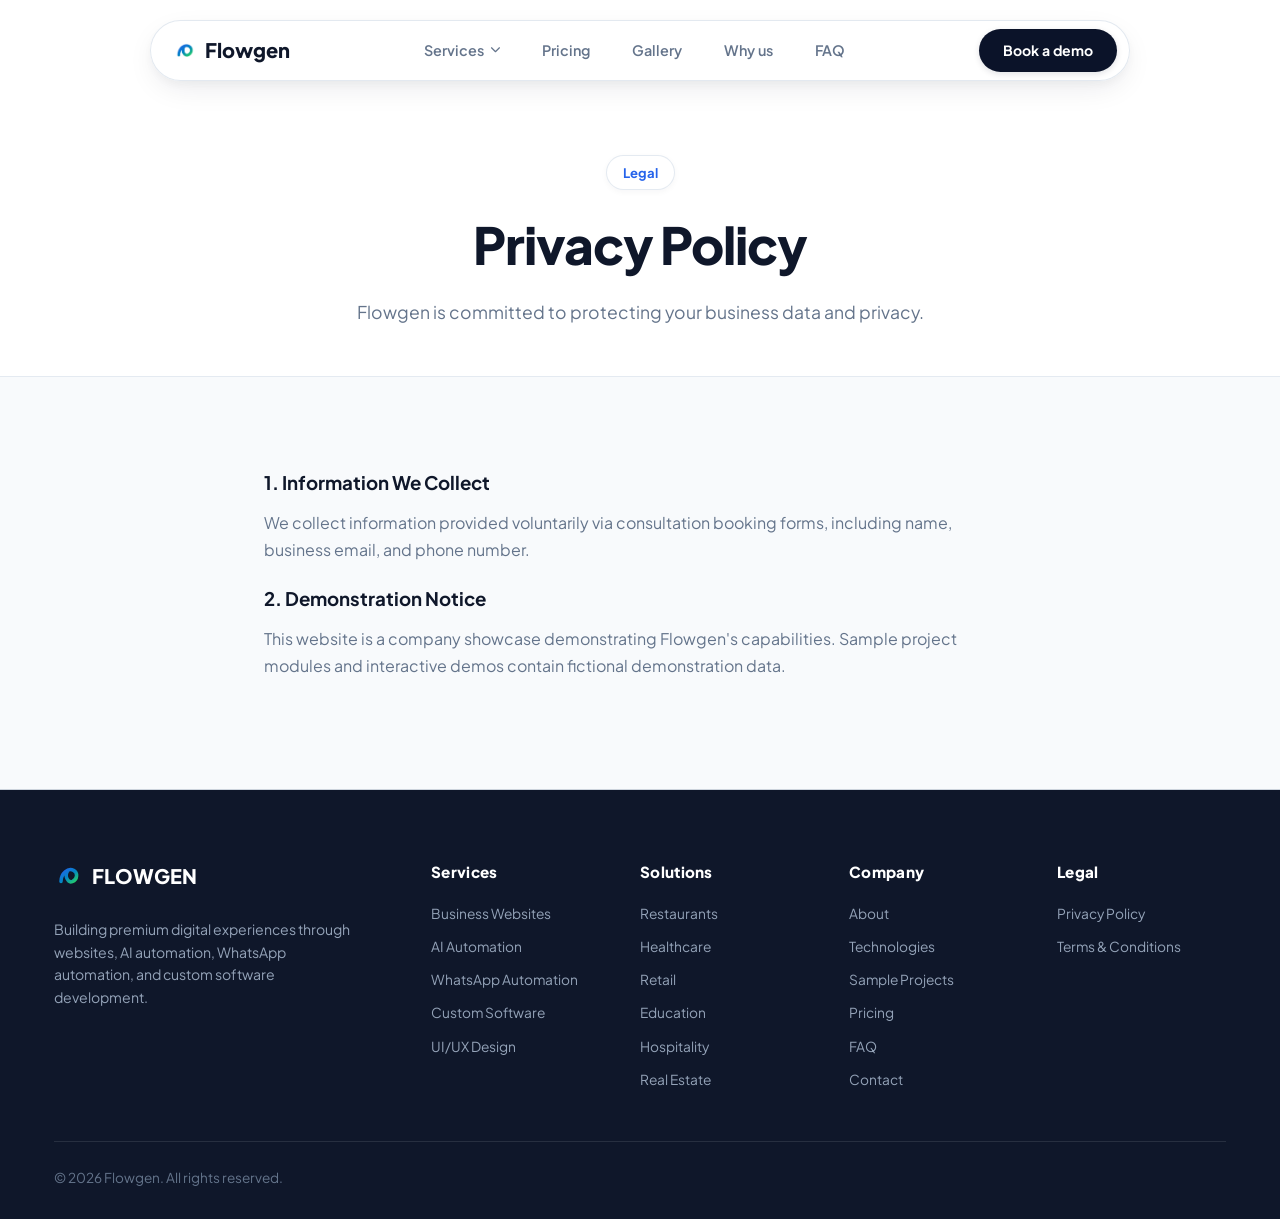
<file: privacy.html>
<!DOCTYPE html>
<html lang="en">
<head>
  <meta charset="UTF-8">
  <meta name="viewport" content="width=device-width, initial-scale=1.0">
  <title>Privacy Policy — Flowgen</title>
  <link rel="stylesheet" href="styles.css">
  <link rel="stylesheet" href="https://cdnjs.cloudflare.com/ajax/libs/font-awesome/6.4.0/css/all.min.css">
</head>
<body>

    <!-- Floating Pill Navbar -->
  <div class="navbar-wrapper">
    <nav class="navbar-pill">
      <a href="index.html" class="logo">
        <img src="assets/logo.png" alt="Flowgen Logo" class="logo-icon-img">
        <span>Flowgen</span>
      </a>

      <div class="nav-links">
        <!-- Services with Glossy Mega Menu -->
        <div class="nav-item">
          <a href="services.html" class="nav-link">Services <i class="fa-solid fa-chevron-down" style="font-size:0.65rem;"></i></a>
          <div class="mega-menu">
            <div class="mega-title">Our Services</div>
            <div class="mega-grid-3">
              <a href="services.html" class="mega-card">
                <div class="mega-icon"><i class="fa-solid fa-desktop"></i></div>
                <div class="mega-info"><h6>Business Websites</h6><p>Professional responsive business websites</p></div>
              </a>
              <a href="services.html" class="mega-card">
                <div class="mega-icon"><i class="fa-solid fa-brain"></i></div>
                <div class="mega-info"><h6>AI Automation</h6><p>Automate repetitive business tasks</p></div>
              </a>
              <a href="services.html" class="mega-card">
                <div class="mega-icon"><i class="fa-brands fa-whatsapp"></i></div>
                <div class="mega-info"><h6>WhatsApp Automation</h6><p>Customer engagement automation</p></div>
              </a>
              <a href="services.html" class="mega-card">
                <div class="mega-icon"><i class="fa-solid fa-code"></i></div>
                <div class="mega-info"><h6>Custom Software</h6><p>Business management systems</p></div>
              </a>
              <a href="services.html" class="mega-card">
                <div class="mega-icon"><i class="fa-solid fa-wand-magic-sparkles"></i></div>
                <div class="mega-info"><h6>UI/UX Design</h6><p>Modern interface design</p></div>
              </a>
              <a href="services.html" class="mega-card">
                <div class="mega-icon"><i class="fa-solid fa-plug"></i></div>
                <div class="mega-info"><h6>API Integration</h6><p>Third-party software integrations</p></div>
              </a>
            </div>
          </div>
        </div>

        <div class="nav-item"><a href="pricing.html" class="nav-link">Pricing</a></div>
        <div class="nav-item"><a href="projects.html" class="nav-link">Gallery</a></div>
        <div class="nav-item"><a href="solutions.html" class="nav-link">Why us</a></div>
        <div class="nav-item"><a href="faq.html" class="nav-link">FAQ</a></div>
      </div>

      <div class="nav-right-actions">
        <a href="contact.html" class="btn-black-pill">Book a demo</a>
        <button class="mobile-toggle" aria-label="Toggle navigation">
          <span class="hamburger-line"></span>
          <span class="hamburger-line"></span>
          <span class="hamburger-line"></span>
        </button>
      </div>
    </nav>
  </div>

  <section class="page-hero-banner">
    <div class="container">
      <span class="section-tag">Legal</span>
      <h1>Privacy Policy</h1>
      <p>Flowgen is committed to protecting your business data and privacy.</p>
    </div>
  </section>

  <section class="section-padding">
    <div class="container" style="max-width:800px; line-height:1.7;">
      <h3 style="margin-bottom:10px;">1. Information We Collect</h3>
      <p style="color:var(--text-muted); margin-bottom:20px;">We collect information provided voluntarily via consultation booking forms, including name, business email, and phone number.</p>

      <h3 style="margin-bottom:10px;">2. Demonstration Notice</h3>
      <p style="color:var(--text-muted); margin-bottom:20px;">This website is a company showcase demonstrating Flowgen's capabilities. Sample project modules and interactive demos contain fictional demonstration data.</p>
    </div>
  </section>

    <!-- Multi-Column Footer -->
  <footer>
    <div class="container">
      <div class="footer-grid">
        
        <!-- Column 1: Brand & Description -->
        <div class="footer-brand-col">
          <a href="index.html" class="logo" style="margin-bottom:14px; display:inline-flex;">
            <svg class="logo-icon-svg" viewBox="0 0 40 40" fill="none">
              <path d="M10 28 C10 16, 20 8, 28 12 C34 15, 34 25, 26 28 C20 30, 14 20, 20 12" stroke="url(#logo-grad-foot-gen)" stroke-width="5" stroke-linecap="round" fill="none"/>
              <defs>
                <linearGradient id="logo-grad-foot-gen" x1="0%" y1="0%" x2="100%" y2="100%">
                  <stop offset="0%" stop-color="#2563eb" />
                  <stop offset="50%" stop-color="#0284c7" />
                  <stop offset="100%" stop-color="#25d366" />
                </linearGradient>
              </defs>
            </svg>
            <span style="color:#fff;">FLOWGEN</span>
          </a>
          <p class="footer-brand-desc">
            Building premium digital experiences through websites, AI automation, WhatsApp automation, and custom software development.
          </p>
        </div>

        <!-- Column 2: Services -->
        <div class="footer-col">
          <h4>Services</h4>
          <ul>
            <li><a href="services.html">Business Websites</a></li>
            <li><a href="services.html">AI Automation</a></li>
            <li><a href="services.html">WhatsApp Automation</a></li>
            <li><a href="services.html">Custom Software</a></li>
            <li><a href="services.html">UI/UX Design</a></li>
          </ul>
        </div>

        <!-- Column 3: Solutions -->
        <div class="footer-col">
          <h4>Solutions</h4>
          <ul>
            <li><a href="solutions.html">Restaurants</a></li>
            <li><a href="solutions.html">Healthcare</a></li>
            <li><a href="solutions.html">Retail</a></li>
            <li><a href="solutions.html">Education</a></li>
            <li><a href="solutions.html">Hospitality</a></li>
            <li><a href="solutions.html">Real Estate</a></li>
          </ul>
        </div>

        <!-- Column 4: Company -->
        <div class="footer-col">
          <h4>Company</h4>
          <ul>
            <li><a href="about.html">About</a></li>
            <li><a href="technologies.html">Technologies</a></li>
            <li><a href="projects.html">Sample Projects</a></li>
            <li><a href="pricing.html">Pricing</a></li>
            <li><a href="faq.html">FAQ</a></li>
            <li><a href="contact.html">Contact</a></li>
          </ul>
        </div>

        <!-- Column 5: Legal -->
        <div class="footer-col">
          <h4>Legal</h4>
          <ul>
            <li><a href="privacy.html">Privacy Policy</a></li>
            <li><a href="terms.html">Terms & Conditions</a></li>
          </ul>
        </div>

      </div>

      <div class="footer-bottom">
        <div>© 2026 Flowgen. All rights reserved.</div>
      </div>
    </div>
  </footer>
  <script src="app.js"></script>
</body>
</html>
</file>
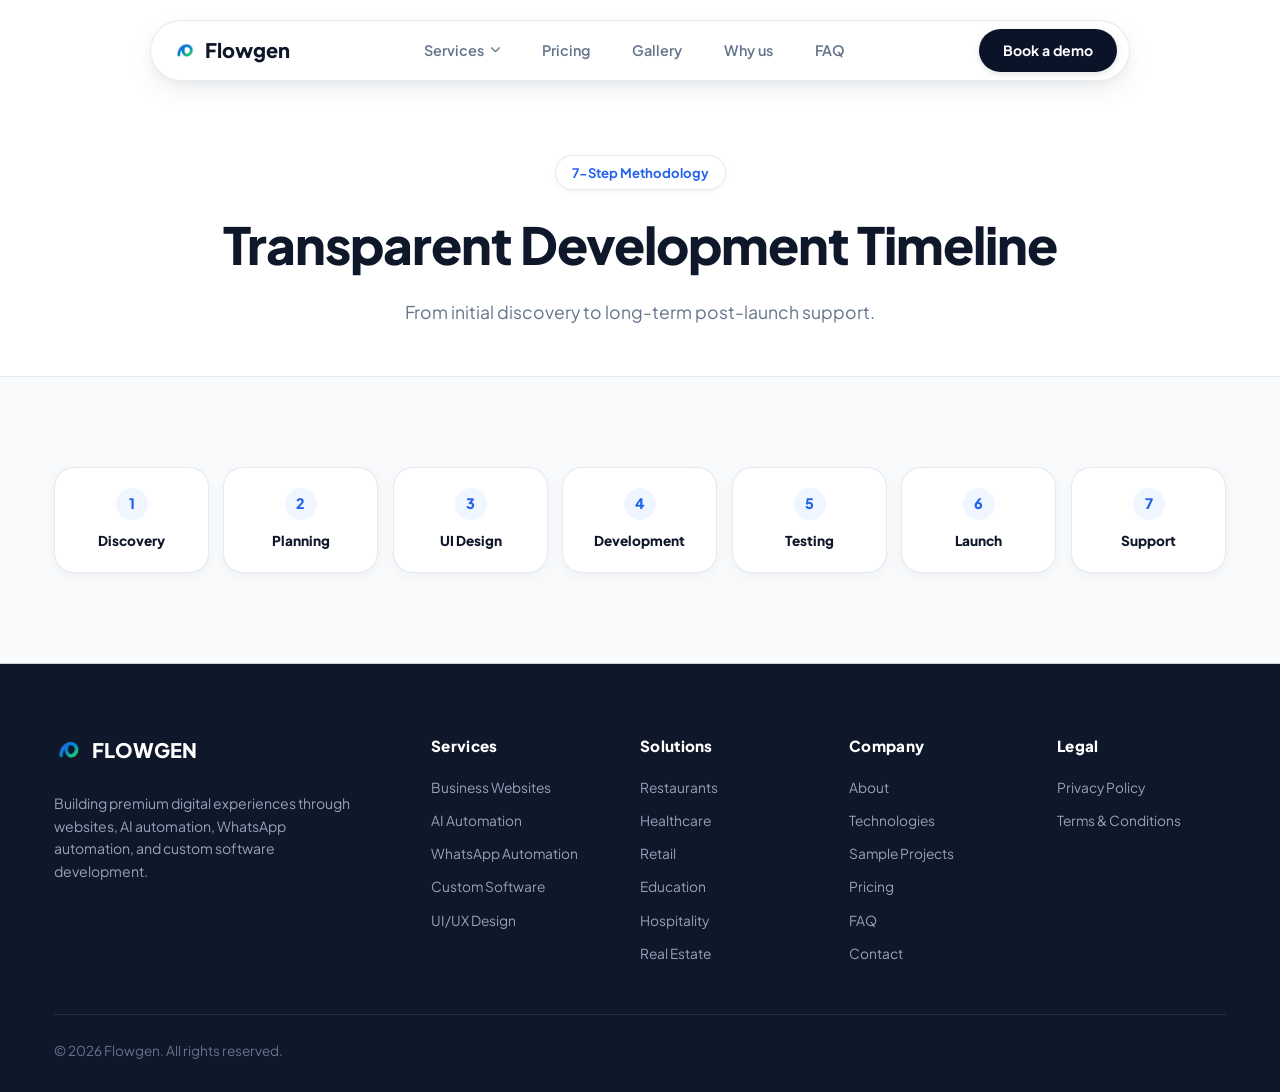
<file: process.html>
<!DOCTYPE html>
<html lang="en">
<head>
  <meta charset="UTF-8">
  <meta name="viewport" content="width=device-width, initial-scale=1.0">
  <title>Development Process — Flowgen</title>
  <link rel="stylesheet" href="styles.css">
  <link rel="stylesheet" href="https://cdnjs.cloudflare.com/ajax/libs/font-awesome/6.4.0/css/all.min.css">
</head>
<body>

    <!-- Floating Pill Navbar -->
  <div class="navbar-wrapper">
    <nav class="navbar-pill">
      <a href="index.html" class="logo">
        <img src="assets/logo.png" alt="Flowgen Logo" class="logo-icon-img">
        <span>Flowgen</span>
      </a>

      <div class="nav-links">
        <!-- Services with Glossy Mega Menu -->
        <div class="nav-item">
          <a href="services.html" class="nav-link">Services <i class="fa-solid fa-chevron-down" style="font-size:0.65rem;"></i></a>
          <div class="mega-menu">
            <div class="mega-title">Our Services</div>
            <div class="mega-grid-3">
              <a href="services.html" class="mega-card">
                <div class="mega-icon"><i class="fa-solid fa-desktop"></i></div>
                <div class="mega-info"><h6>Business Websites</h6><p>Professional responsive business websites</p></div>
              </a>
              <a href="services.html" class="mega-card">
                <div class="mega-icon"><i class="fa-solid fa-brain"></i></div>
                <div class="mega-info"><h6>AI Automation</h6><p>Automate repetitive business tasks</p></div>
              </a>
              <a href="services.html" class="mega-card">
                <div class="mega-icon"><i class="fa-brands fa-whatsapp"></i></div>
                <div class="mega-info"><h6>WhatsApp Automation</h6><p>Customer engagement automation</p></div>
              </a>
              <a href="services.html" class="mega-card">
                <div class="mega-icon"><i class="fa-solid fa-code"></i></div>
                <div class="mega-info"><h6>Custom Software</h6><p>Business management systems</p></div>
              </a>
              <a href="services.html" class="mega-card">
                <div class="mega-icon"><i class="fa-solid fa-wand-magic-sparkles"></i></div>
                <div class="mega-info"><h6>UI/UX Design</h6><p>Modern interface design</p></div>
              </a>
              <a href="services.html" class="mega-card">
                <div class="mega-icon"><i class="fa-solid fa-plug"></i></div>
                <div class="mega-info"><h6>API Integration</h6><p>Third-party software integrations</p></div>
              </a>
            </div>
          </div>
        </div>

        <div class="nav-item"><a href="pricing.html" class="nav-link">Pricing</a></div>
        <div class="nav-item"><a href="projects.html" class="nav-link">Gallery</a></div>
        <div class="nav-item"><a href="solutions.html" class="nav-link">Why us</a></div>
        <div class="nav-item"><a href="faq.html" class="nav-link">FAQ</a></div>
      </div>

      <div class="nav-right-actions">
        <a href="contact.html" class="btn-black-pill">Book a demo</a>
        <button class="mobile-toggle" aria-label="Toggle navigation">
          <span class="hamburger-line"></span>
          <span class="hamburger-line"></span>
          <span class="hamburger-line"></span>
        </button>
      </div>
    </nav>
  </div>

  <section class="page-hero-banner">
    <div class="container">
      <span class="section-tag">7-Step Methodology</span>
      <h1>Transparent Development Timeline</h1>
      <p>From initial discovery to long-term post-launch support.</p>
    </div>
  </section>

  <section class="section-padding">
    <div class="container">
      <div class="process-timeline-horizontal">
        <div class="process-step-card"><div class="process-num">1</div><h5>Discovery</h5></div>
        <div class="process-step-card"><div class="process-num">2</div><h5>Planning</h5></div>
        <div class="process-step-card"><div class="process-num">3</div><h5>UI Design</h5></div>
        <div class="process-step-card"><div class="process-num">4</div><h5>Development</h5></div>
        <div class="process-step-card"><div class="process-num">5</div><h5>Testing</h5></div>
        <div class="process-step-card"><div class="process-num">6</div><h5>Launch</h5></div>
        <div class="process-step-card"><div class="process-num">7</div><h5>Support</h5></div>
      </div>
    </div>
  </section>

    <!-- Multi-Column Footer -->
  <footer>
    <div class="container">
      <div class="footer-grid">
        
        <!-- Column 1: Brand & Description -->
        <div class="footer-brand-col">
          <a href="index.html" class="logo" style="margin-bottom:14px; display:inline-flex;">
            <svg class="logo-icon-svg" viewBox="0 0 40 40" fill="none">
              <path d="M10 28 C10 16, 20 8, 28 12 C34 15, 34 25, 26 28 C20 30, 14 20, 20 12" stroke="url(#logo-grad-foot-gen)" stroke-width="5" stroke-linecap="round" fill="none"/>
              <defs>
                <linearGradient id="logo-grad-foot-gen" x1="0%" y1="0%" x2="100%" y2="100%">
                  <stop offset="0%" stop-color="#2563eb" />
                  <stop offset="50%" stop-color="#0284c7" />
                  <stop offset="100%" stop-color="#25d366" />
                </linearGradient>
              </defs>
            </svg>
            <span style="color:#fff;">FLOWGEN</span>
          </a>
          <p class="footer-brand-desc">
            Building premium digital experiences through websites, AI automation, WhatsApp automation, and custom software development.
          </p>
        </div>

        <!-- Column 2: Services -->
        <div class="footer-col">
          <h4>Services</h4>
          <ul>
            <li><a href="services.html">Business Websites</a></li>
            <li><a href="services.html">AI Automation</a></li>
            <li><a href="services.html">WhatsApp Automation</a></li>
            <li><a href="services.html">Custom Software</a></li>
            <li><a href="services.html">UI/UX Design</a></li>
          </ul>
        </div>

        <!-- Column 3: Solutions -->
        <div class="footer-col">
          <h4>Solutions</h4>
          <ul>
            <li><a href="solutions.html">Restaurants</a></li>
            <li><a href="solutions.html">Healthcare</a></li>
            <li><a href="solutions.html">Retail</a></li>
            <li><a href="solutions.html">Education</a></li>
            <li><a href="solutions.html">Hospitality</a></li>
            <li><a href="solutions.html">Real Estate</a></li>
          </ul>
        </div>

        <!-- Column 4: Company -->
        <div class="footer-col">
          <h4>Company</h4>
          <ul>
            <li><a href="about.html">About</a></li>
            <li><a href="technologies.html">Technologies</a></li>
            <li><a href="projects.html">Sample Projects</a></li>
            <li><a href="pricing.html">Pricing</a></li>
            <li><a href="faq.html">FAQ</a></li>
            <li><a href="contact.html">Contact</a></li>
          </ul>
        </div>

        <!-- Column 5: Legal -->
        <div class="footer-col">
          <h4>Legal</h4>
          <ul>
            <li><a href="privacy.html">Privacy Policy</a></li>
            <li><a href="terms.html">Terms & Conditions</a></li>
          </ul>
        </div>

      </div>

      <div class="footer-bottom">
        <div>© 2026 Flowgen. All rights reserved.</div>
      </div>
    </div>
  </footer>
  <script src="app.js"></script>
</body>
</html>
</file>
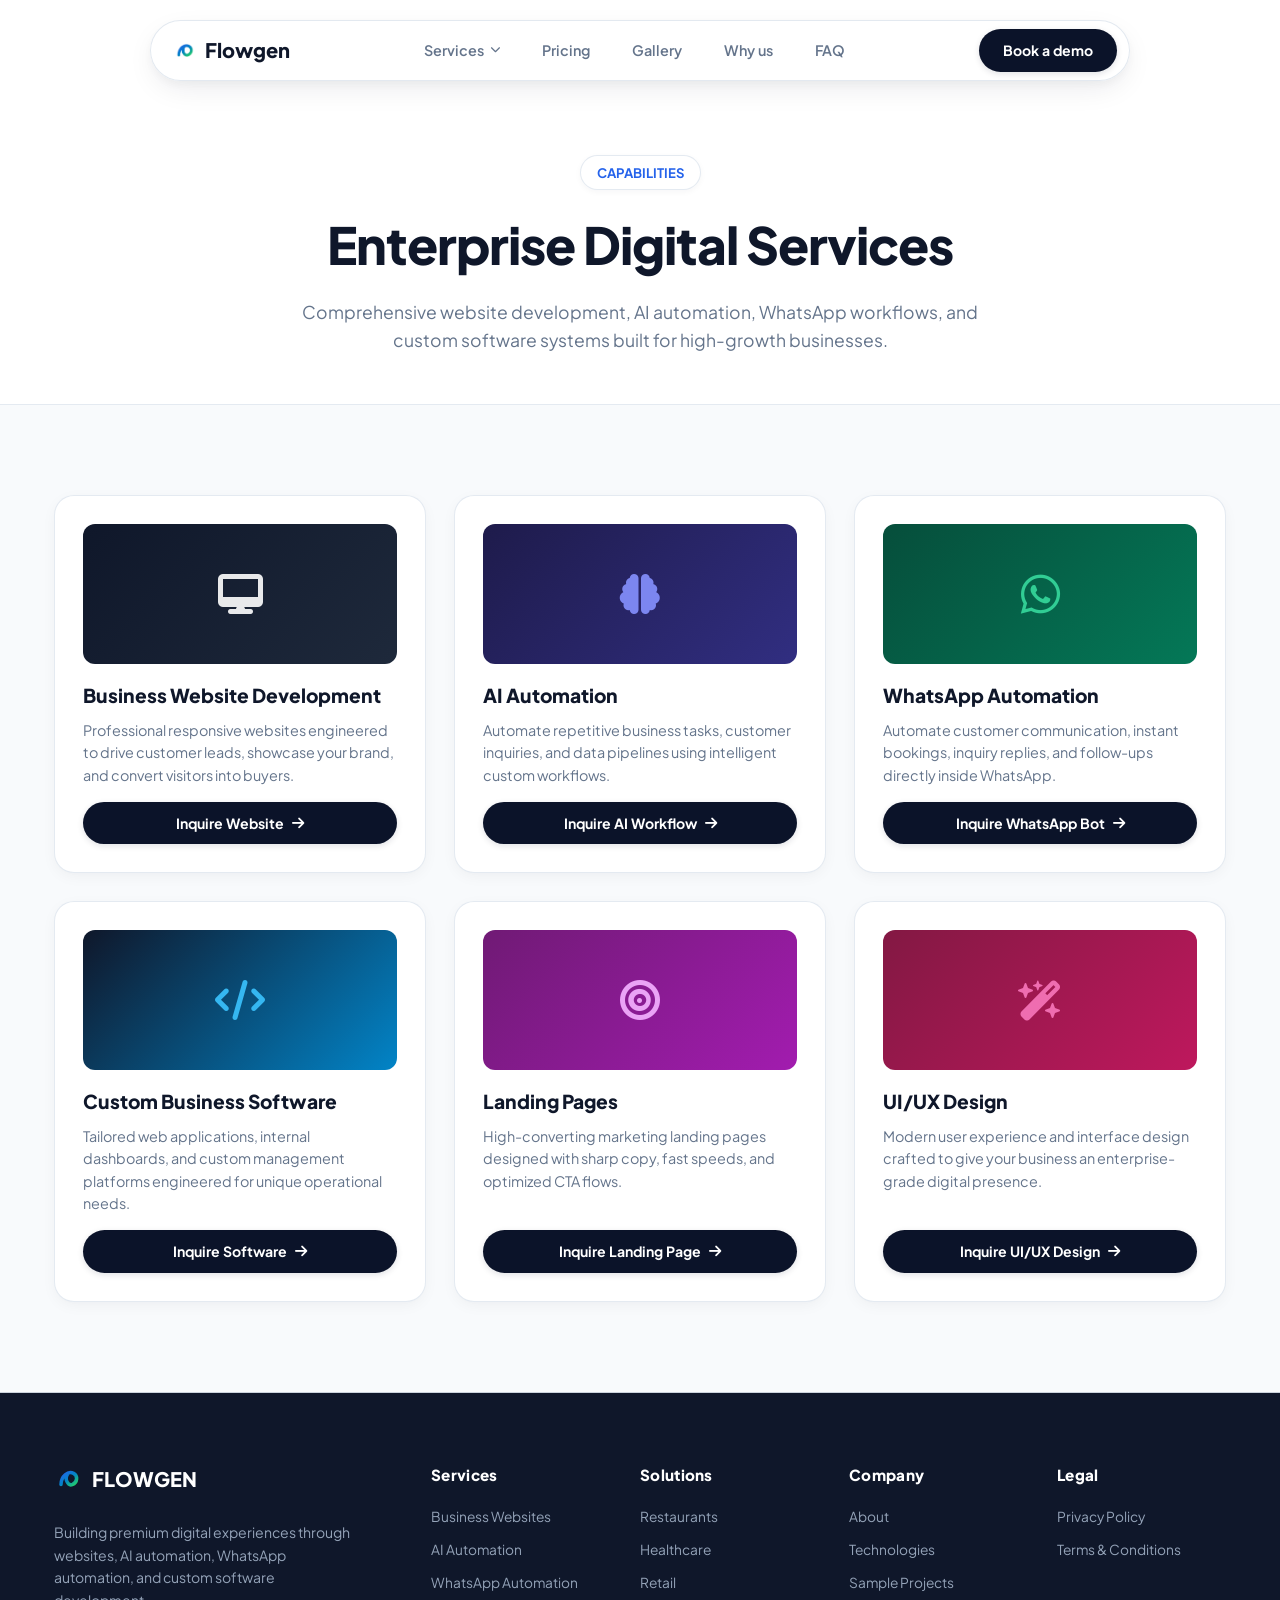
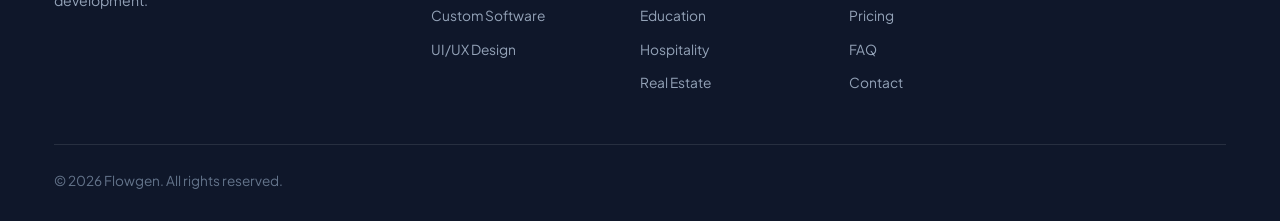
<file: services.html>
<!DOCTYPE html>
<html lang="en">
<head>
  <meta charset="UTF-8">
  <meta name="viewport" content="width=device-width, initial-scale=1.0">
  <title>Services — Flowgen AI & Digital Solutions</title>
  <link rel="stylesheet" href="styles.css">
  <link rel="stylesheet" href="https://cdnjs.cloudflare.com/ajax/libs/font-awesome/6.4.0/css/all.min.css">
  <style>
    .card-title-img {
      width: 100%;
      height: 140px;
      border-radius: var(--radius-md);
      object-fit: cover;
      margin-bottom: 16px;
      border: 1px solid var(--border-subtle);
    }
  </style>
</head>
<body>

    <!-- Floating Pill Navbar -->
  <div class="navbar-wrapper">
    <nav class="navbar-pill">
      <a href="index.html" class="logo">
        <img src="assets/logo.png" alt="Flowgen Logo" class="logo-icon-img">
        <span>Flowgen</span>
      </a>

      <div class="nav-links">
        <!-- Services with Glossy Mega Menu -->
        <div class="nav-item">
          <a href="services.html" class="nav-link">Services <i class="fa-solid fa-chevron-down" style="font-size:0.65rem;"></i></a>
          <div class="mega-menu">
            <div class="mega-title">Our Services</div>
            <div class="mega-grid-3">
              <a href="services.html" class="mega-card">
                <div class="mega-icon"><i class="fa-solid fa-desktop"></i></div>
                <div class="mega-info"><h6>Business Websites</h6><p>Professional responsive business websites</p></div>
              </a>
              <a href="services.html" class="mega-card">
                <div class="mega-icon"><i class="fa-solid fa-brain"></i></div>
                <div class="mega-info"><h6>AI Automation</h6><p>Automate repetitive business tasks</p></div>
              </a>
              <a href="services.html" class="mega-card">
                <div class="mega-icon"><i class="fa-brands fa-whatsapp"></i></div>
                <div class="mega-info"><h6>WhatsApp Automation</h6><p>Customer engagement automation</p></div>
              </a>
              <a href="services.html" class="mega-card">
                <div class="mega-icon"><i class="fa-solid fa-code"></i></div>
                <div class="mega-info"><h6>Custom Software</h6><p>Business management systems</p></div>
              </a>
              <a href="services.html" class="mega-card">
                <div class="mega-icon"><i class="fa-solid fa-wand-magic-sparkles"></i></div>
                <div class="mega-info"><h6>UI/UX Design</h6><p>Modern interface design</p></div>
              </a>
              <a href="services.html" class="mega-card">
                <div class="mega-icon"><i class="fa-solid fa-plug"></i></div>
                <div class="mega-info"><h6>API Integration</h6><p>Third-party software integrations</p></div>
              </a>
            </div>
          </div>
        </div>

        <div class="nav-item"><a href="pricing.html" class="nav-link">Pricing</a></div>
        <div class="nav-item"><a href="projects.html" class="nav-link">Gallery</a></div>
        <div class="nav-item"><a href="solutions.html" class="nav-link">Why us</a></div>
        <div class="nav-item"><a href="faq.html" class="nav-link">FAQ</a></div>
      </div>

      <div class="nav-right-actions">
        <a href="contact.html" class="btn-black-pill">Book a demo</a>
        <button class="mobile-toggle" aria-label="Toggle navigation">
          <span class="hamburger-line"></span>
          <span class="hamburger-line"></span>
          <span class="hamburger-line"></span>
        </button>
      </div>
    </nav>
  </div>

  <section class="page-hero-banner">
    <div class="container">
      <span class="section-tag">CAPABILITIES</span>
      <h1>Enterprise Digital Services</h1>
      <p>Comprehensive website development, AI automation, WhatsApp workflows, and custom software systems built for high-growth businesses.</p>
    </div>
  </section>

  <section class="section-padding">
    <div class="container">
      <div class="services-grid">
        
        <div class="service-card">
          <div>
            <div class="project-preview-frame" style="height:140px; margin-bottom:16px;">
              <i class="fa-solid fa-desktop" style="font-size:2.5rem; color:#ffffff; opacity:0.9;"></i>
            </div>
            <h3>Business Website Development</h3>
            <p>Professional responsive websites engineered to drive customer leads, showcase your brand, and convert visitors into buyers.</p>
          </div>
          <a href="contact.html" class="btn-black-pill" style="margin-top:16px; width:100%; text-align:center;">Inquire Website <i class="fa-solid fa-arrow-right"></i></a>
        </div>

        <div class="service-card">
          <div>
            <div class="project-preview-frame" style="height:140px; margin-bottom:16px; background:linear-gradient(135deg, #1e1b4b 0%, #312e81 100%);">
              <i class="fa-solid fa-brain" style="font-size:2.5rem; color:#818cf8; opacity:0.95;"></i>
            </div>
            <h3>AI Automation</h3>
            <p>Automate repetitive business tasks, customer inquiries, and data pipelines using intelligent custom workflows.</p>
          </div>
          <a href="contact.html" class="btn-black-pill" style="margin-top:16px; width:100%; text-align:center;">Inquire AI Workflow <i class="fa-solid fa-arrow-right"></i></a>
        </div>

        <div class="service-card">
          <div>
            <div class="project-preview-frame" style="height:140px; margin-bottom:16px; background:linear-gradient(135deg, #064e3b 0%, #047857 100%);">
              <i class="fa-brands fa-whatsapp" style="font-size:2.8rem; color:#34d399; opacity:0.95;"></i>
            </div>
            <h3>WhatsApp Automation</h3>
            <p>Automate customer communication, instant bookings, inquiry replies, and follow-ups directly inside WhatsApp.</p>
          </div>
          <a href="contact.html" class="btn-black-pill" style="margin-top:16px; width:100%; text-align:center;">Inquire WhatsApp Bot <i class="fa-solid fa-arrow-right"></i></a>
        </div>

        <div class="service-card">
          <div>
            <div class="project-preview-frame" style="height:140px; margin-bottom:16px; background:linear-gradient(135deg, #0f172a 0%, #0284c7 100%);">
              <i class="fa-solid fa-code" style="font-size:2.5rem; color:#38bdf8; opacity:0.95;"></i>
            </div>
            <h3>Custom Business Software</h3>
            <p>Tailored web applications, internal dashboards, and custom management platforms engineered for unique operational needs.</p>
          </div>
          <a href="contact.html" class="btn-black-pill" style="margin-top:16px; width:100%; text-align:center;">Inquire Software <i class="fa-solid fa-arrow-right"></i></a>
        </div>

        <div class="service-card">
          <div>
            <div class="project-preview-frame" style="height:140px; margin-bottom:16px; background:linear-gradient(135deg, #701a75 0%, #a21caf 100%);">
              <i class="fa-solid fa-bullseye" style="font-size:2.5rem; color:#f0abfc; opacity:0.95;"></i>
            </div>
            <h3>Landing Pages</h3>
            <p>High-converting marketing landing pages designed with sharp copy, fast speeds, and optimized CTA flows.</p>
          </div>
          <a href="contact.html" class="btn-black-pill" style="margin-top:16px; width:100%; text-align:center;">Inquire Landing Page <i class="fa-solid fa-arrow-right"></i></a>
        </div>

        <div class="service-card">
          <div>
            <div class="project-preview-frame" style="height:140px; margin-bottom:16px; background:linear-gradient(135deg, #831843 0%, #be185d 100%);">
              <i class="fa-solid fa-wand-magic-sparkles" style="font-size:2.5rem; color:#f472b6; opacity:0.95;"></i>
            </div>
            <h3>UI/UX Design</h3>
            <p>Modern user experience and interface design crafted to give your business an enterprise-grade digital presence.</p>
          </div>
          <a href="contact.html" class="btn-black-pill" style="margin-top:16px; width:100%; text-align:center;">Inquire UI/UX Design <i class="fa-solid fa-arrow-right"></i></a>
        </div>

      </div>
    </div>
  </section>

  <!-- Footer -->
    <!-- Multi-Column Footer -->
  <footer>
    <div class="container">
      <div class="footer-grid">
        
        <!-- Column 1: Brand & Description -->
        <div class="footer-brand-col">
          <a href="index.html" class="logo" style="margin-bottom:14px; display:inline-flex;">
            <svg class="logo-icon-svg" viewBox="0 0 40 40" fill="none">
              <path d="M10 28 C10 16, 20 8, 28 12 C34 15, 34 25, 26 28 C20 30, 14 20, 20 12" stroke="url(#logo-grad-foot-gen)" stroke-width="5" stroke-linecap="round" fill="none"/>
              <defs>
                <linearGradient id="logo-grad-foot-gen" x1="0%" y1="0%" x2="100%" y2="100%">
                  <stop offset="0%" stop-color="#2563eb" />
                  <stop offset="50%" stop-color="#0284c7" />
                  <stop offset="100%" stop-color="#25d366" />
                </linearGradient>
              </defs>
            </svg>
            <span style="color:#fff;">FLOWGEN</span>
          </a>
          <p class="footer-brand-desc">
            Building premium digital experiences through websites, AI automation, WhatsApp automation, and custom software development.
          </p>
        </div>

        <!-- Column 2: Services -->
        <div class="footer-col">
          <h4>Services</h4>
          <ul>
            <li><a href="services.html">Business Websites</a></li>
            <li><a href="services.html">AI Automation</a></li>
            <li><a href="services.html">WhatsApp Automation</a></li>
            <li><a href="services.html">Custom Software</a></li>
            <li><a href="services.html">UI/UX Design</a></li>
          </ul>
        </div>

        <!-- Column 3: Solutions -->
        <div class="footer-col">
          <h4>Solutions</h4>
          <ul>
            <li><a href="solutions.html">Restaurants</a></li>
            <li><a href="solutions.html">Healthcare</a></li>
            <li><a href="solutions.html">Retail</a></li>
            <li><a href="solutions.html">Education</a></li>
            <li><a href="solutions.html">Hospitality</a></li>
            <li><a href="solutions.html">Real Estate</a></li>
          </ul>
        </div>

        <!-- Column 4: Company -->
        <div class="footer-col">
          <h4>Company</h4>
          <ul>
            <li><a href="about.html">About</a></li>
            <li><a href="technologies.html">Technologies</a></li>
            <li><a href="projects.html">Sample Projects</a></li>
            <li><a href="pricing.html">Pricing</a></li>
            <li><a href="faq.html">FAQ</a></li>
            <li><a href="contact.html">Contact</a></li>
          </ul>
        </div>

        <!-- Column 5: Legal -->
        <div class="footer-col">
          <h4>Legal</h4>
          <ul>
            <li><a href="privacy.html">Privacy Policy</a></li>
            <li><a href="terms.html">Terms & Conditions</a></li>
          </ul>
        </div>

      </div>

      <div class="footer-bottom">
        <div>© 2026 Flowgen. All rights reserved.</div>
      </div>
    </div>
  </footer>

  <script src="app.js"></script>
</body>
</html>
</file>
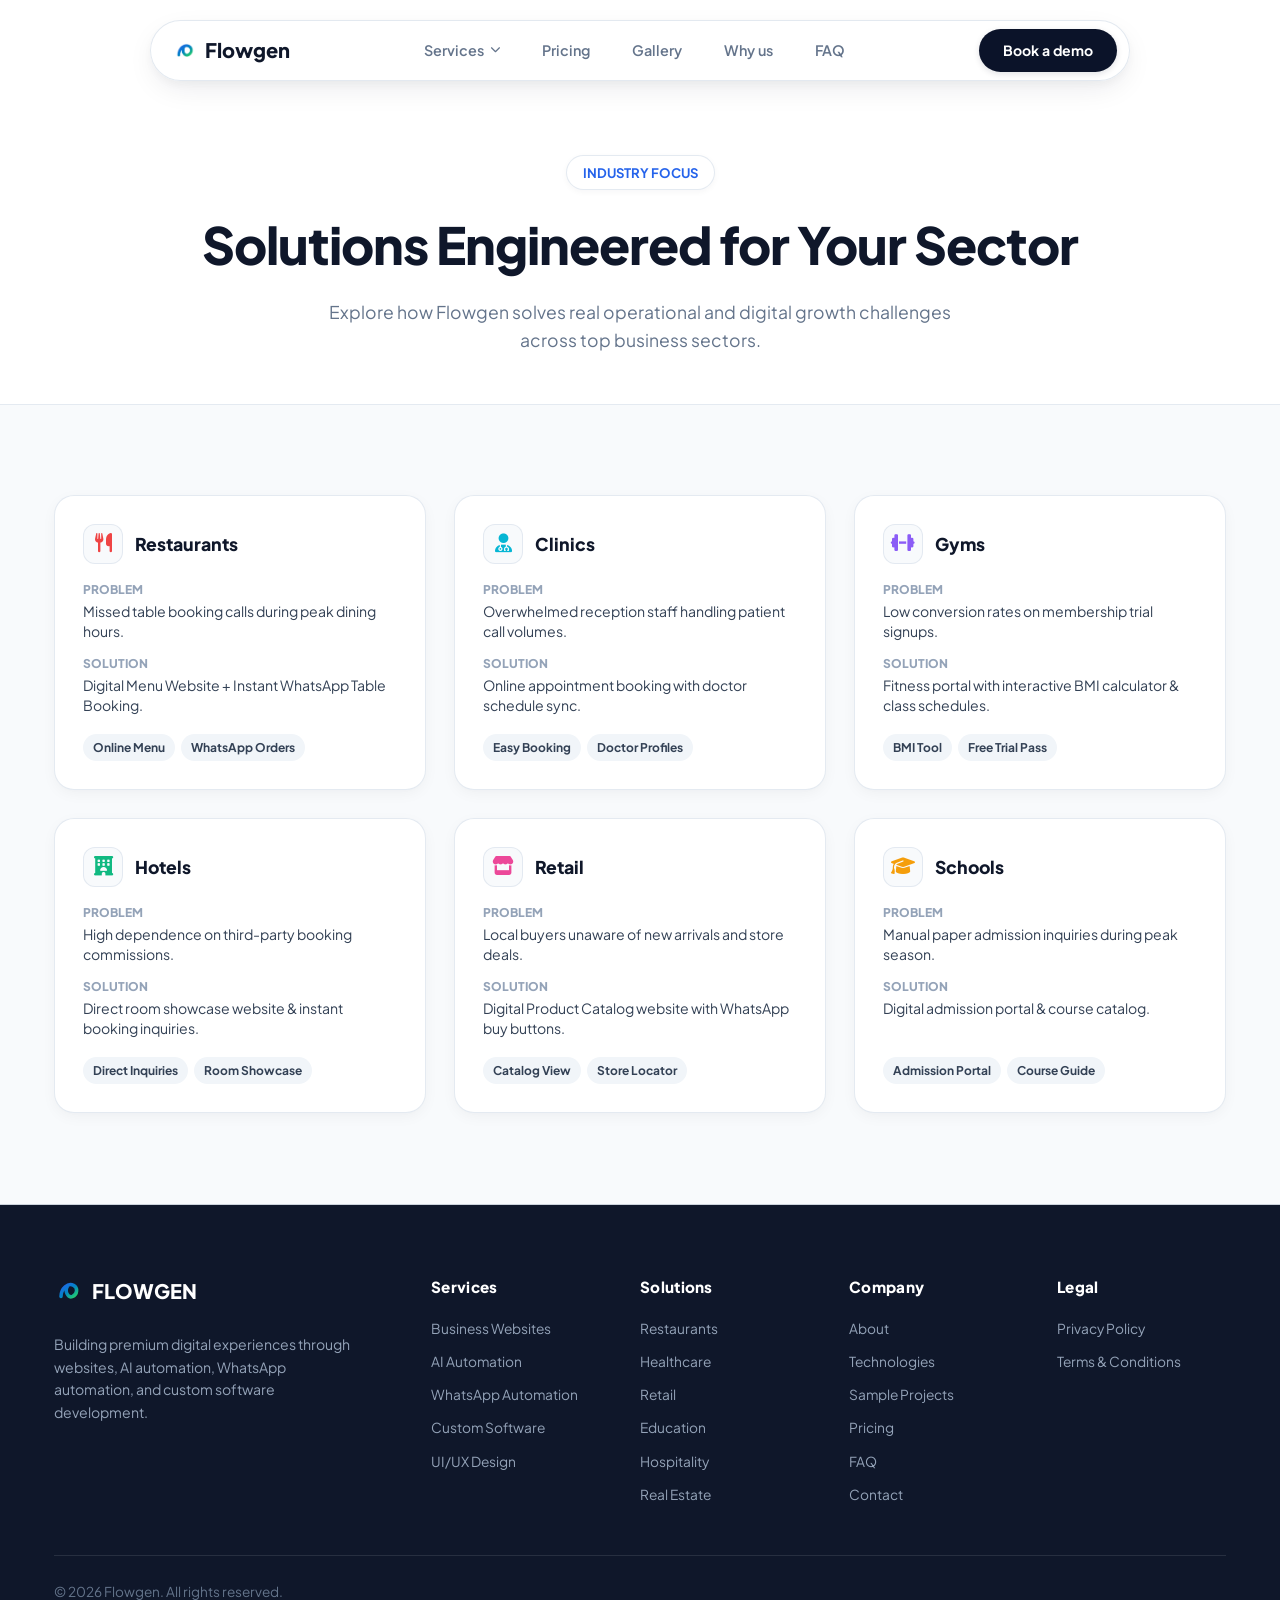
<file: solutions.html>
<!DOCTYPE html>
<html lang="en">
<head>
  <meta charset="UTF-8">
  <meta name="viewport" content="width=device-width, initial-scale=1.0">
  <title>Industry Solutions — Flowgen Digital Solutions</title>
  <link rel="stylesheet" href="styles.css">
  <link rel="stylesheet" href="https://cdnjs.cloudflare.com/ajax/libs/font-awesome/6.4.0/css/all.min.css">
</head>
<body>

    <!-- Floating Pill Navbar -->
  <div class="navbar-wrapper">
    <nav class="navbar-pill">
      <a href="index.html" class="logo">
        <img src="assets/logo.png" alt="Flowgen Logo" class="logo-icon-img">
        <span>Flowgen</span>
      </a>

      <div class="nav-links">
        <!-- Services with Glossy Mega Menu -->
        <div class="nav-item">
          <a href="services.html" class="nav-link">Services <i class="fa-solid fa-chevron-down" style="font-size:0.65rem;"></i></a>
          <div class="mega-menu">
            <div class="mega-title">Our Services</div>
            <div class="mega-grid-3">
              <a href="services.html" class="mega-card">
                <div class="mega-icon"><i class="fa-solid fa-desktop"></i></div>
                <div class="mega-info"><h6>Business Websites</h6><p>Professional responsive business websites</p></div>
              </a>
              <a href="services.html" class="mega-card">
                <div class="mega-icon"><i class="fa-solid fa-brain"></i></div>
                <div class="mega-info"><h6>AI Automation</h6><p>Automate repetitive business tasks</p></div>
              </a>
              <a href="services.html" class="mega-card">
                <div class="mega-icon"><i class="fa-brands fa-whatsapp"></i></div>
                <div class="mega-info"><h6>WhatsApp Automation</h6><p>Customer engagement automation</p></div>
              </a>
              <a href="services.html" class="mega-card">
                <div class="mega-icon"><i class="fa-solid fa-code"></i></div>
                <div class="mega-info"><h6>Custom Software</h6><p>Business management systems</p></div>
              </a>
              <a href="services.html" class="mega-card">
                <div class="mega-icon"><i class="fa-solid fa-wand-magic-sparkles"></i></div>
                <div class="mega-info"><h6>UI/UX Design</h6><p>Modern interface design</p></div>
              </a>
              <a href="services.html" class="mega-card">
                <div class="mega-icon"><i class="fa-solid fa-plug"></i></div>
                <div class="mega-info"><h6>API Integration</h6><p>Third-party software integrations</p></div>
              </a>
            </div>
          </div>
        </div>

        <div class="nav-item"><a href="pricing.html" class="nav-link">Pricing</a></div>
        <div class="nav-item"><a href="projects.html" class="nav-link">Gallery</a></div>
        <div class="nav-item"><a href="solutions.html" class="nav-link">Why us</a></div>
        <div class="nav-item"><a href="faq.html" class="nav-link">FAQ</a></div>
      </div>

      <div class="nav-right-actions">
        <a href="contact.html" class="btn-black-pill">Book a demo</a>
        <button class="mobile-toggle" aria-label="Toggle navigation">
          <span class="hamburger-line"></span>
          <span class="hamburger-line"></span>
          <span class="hamburger-line"></span>
        </button>
      </div>
    </nav>
  </div>

  <section class="page-hero-banner">
    <div class="container">
      <span class="section-tag">INDUSTRY FOCUS</span>
      <h1>Solutions Engineered for Your Sector</h1>
      <p>Explore how Flowgen solves real operational and digital growth challenges across top business sectors.</p>
    </div>
  </section>

  <section class="section-padding">
    <div class="container">
      <div class="solutions-grid">
        <div class="solution-card">
          <div>
            <div class="solution-header"><div class="solution-icon" style="color:#ef4444;"><i class="fa-solid fa-utensils"></i></div><div class="solution-title"><h4>Restaurants</h4></div></div>
            <div class="solution-block"><h6>Problem</h6><p>Missed table booking calls during peak dining hours.</p></div>
            <div class="solution-block"><h6>Solution</h6><p>Digital Menu Website + Instant WhatsApp Table Booking.</p></div>
          </div>
          <div><span class="benefit-tag">Online Menu</span><span class="benefit-tag">WhatsApp Orders</span></div>
        </div>

        <div class="solution-card">
          <div>
            <div class="solution-header"><div class="solution-icon" style="color:#06b6d4;"><i class="fa-solid fa-user-doctor"></i></div><div class="solution-title"><h4>Clinics</h4></div></div>
            <div class="solution-block"><h6>Problem</h6><p>Overwhelmed reception staff handling patient call volumes.</p></div>
            <div class="solution-block"><h6>Solution</h6><p>Online appointment booking with doctor schedule sync.</p></div>
          </div>
          <div><span class="benefit-tag">Easy Booking</span><span class="benefit-tag">Doctor Profiles</span></div>
        </div>

        <div class="solution-card">
          <div>
            <div class="solution-header"><div class="solution-icon" style="color:#8b5cf6;"><i class="fa-solid fa-dumbbell"></i></div><div class="solution-title"><h4>Gyms</h4></div></div>
            <div class="solution-block"><h6>Problem</h6><p>Low conversion rates on membership trial signups.</p></div>
            <div class="solution-block"><h6>Solution</h6><p>Fitness portal with interactive BMI calculator & class schedules.</p></div>
          </div>
          <div><span class="benefit-tag">BMI Tool</span><span class="benefit-tag">Free Trial Pass</span></div>
        </div>

        <div class="solution-card">
          <div>
            <div class="solution-header"><div class="solution-icon" style="color:#10b981;"><i class="fa-solid fa-hotel"></i></div><div class="solution-title"><h4>Hotels</h4></div></div>
            <div class="solution-block"><h6>Problem</h6><p>High dependence on third-party booking commissions.</p></div>
            <div class="solution-block"><h6>Solution</h6><p>Direct room showcase website & instant booking inquiries.</p></div>
          </div>
          <div><span class="benefit-tag">Direct Inquiries</span><span class="benefit-tag">Room Showcase</span></div>
        </div>

        <div class="solution-card">
          <div>
            <div class="solution-header"><div class="solution-icon" style="color:#ec4899;"><i class="fa-solid fa-store"></i></div><div class="solution-title"><h4>Retail</h4></div></div>
            <div class="solution-block"><h6>Problem</h6><p>Local buyers unaware of new arrivals and store deals.</p></div>
            <div class="solution-block"><h6>Solution</h6><p>Digital Product Catalog website with WhatsApp buy buttons.</p></div>
          </div>
          <div><span class="benefit-tag">Catalog View</span><span class="benefit-tag">Store Locator</span></div>
        </div>

        <div class="solution-card">
          <div>
            <div class="solution-header"><div class="solution-icon" style="color:#f59e0b;"><i class="fa-solid fa-graduation-cap"></i></div><div class="solution-title"><h4>Schools</h4></div></div>
            <div class="solution-block"><h6>Problem</h6><p>Manual paper admission inquiries during peak season.</p></div>
            <div class="solution-block"><h6>Solution</h6><p>Digital admission portal & course catalog.</p></div>
          </div>
          <div><span class="benefit-tag">Admission Portal</span><span class="benefit-tag">Course Guide</span></div>
        </div>
      </div>
    </div>
  </section>

  <!-- Footer -->
    <!-- Multi-Column Footer -->
  <footer>
    <div class="container">
      <div class="footer-grid">
        
        <!-- Column 1: Brand & Description -->
        <div class="footer-brand-col">
          <a href="index.html" class="logo" style="margin-bottom:14px; display:inline-flex;">
            <svg class="logo-icon-svg" viewBox="0 0 40 40" fill="none">
              <path d="M10 28 C10 16, 20 8, 28 12 C34 15, 34 25, 26 28 C20 30, 14 20, 20 12" stroke="url(#logo-grad-foot-gen)" stroke-width="5" stroke-linecap="round" fill="none"/>
              <defs>
                <linearGradient id="logo-grad-foot-gen" x1="0%" y1="0%" x2="100%" y2="100%">
                  <stop offset="0%" stop-color="#2563eb" />
                  <stop offset="50%" stop-color="#0284c7" />
                  <stop offset="100%" stop-color="#25d366" />
                </linearGradient>
              </defs>
            </svg>
            <span style="color:#fff;">FLOWGEN</span>
          </a>
          <p class="footer-brand-desc">
            Building premium digital experiences through websites, AI automation, WhatsApp automation, and custom software development.
          </p>
        </div>

        <!-- Column 2: Services -->
        <div class="footer-col">
          <h4>Services</h4>
          <ul>
            <li><a href="services.html">Business Websites</a></li>
            <li><a href="services.html">AI Automation</a></li>
            <li><a href="services.html">WhatsApp Automation</a></li>
            <li><a href="services.html">Custom Software</a></li>
            <li><a href="services.html">UI/UX Design</a></li>
          </ul>
        </div>

        <!-- Column 3: Solutions -->
        <div class="footer-col">
          <h4>Solutions</h4>
          <ul>
            <li><a href="solutions.html">Restaurants</a></li>
            <li><a href="solutions.html">Healthcare</a></li>
            <li><a href="solutions.html">Retail</a></li>
            <li><a href="solutions.html">Education</a></li>
            <li><a href="solutions.html">Hospitality</a></li>
            <li><a href="solutions.html">Real Estate</a></li>
          </ul>
        </div>

        <!-- Column 4: Company -->
        <div class="footer-col">
          <h4>Company</h4>
          <ul>
            <li><a href="about.html">About</a></li>
            <li><a href="technologies.html">Technologies</a></li>
            <li><a href="projects.html">Sample Projects</a></li>
            <li><a href="pricing.html">Pricing</a></li>
            <li><a href="faq.html">FAQ</a></li>
            <li><a href="contact.html">Contact</a></li>
          </ul>
        </div>

        <!-- Column 5: Legal -->
        <div class="footer-col">
          <h4>Legal</h4>
          <ul>
            <li><a href="privacy.html">Privacy Policy</a></li>
            <li><a href="terms.html">Terms & Conditions</a></li>
          </ul>
        </div>

      </div>

      <div class="footer-bottom">
        <div>© 2026 Flowgen. All rights reserved.</div>
      </div>
    </div>
  </footer>

  <script src="app.js"></script>
</body>
</html>
</file>
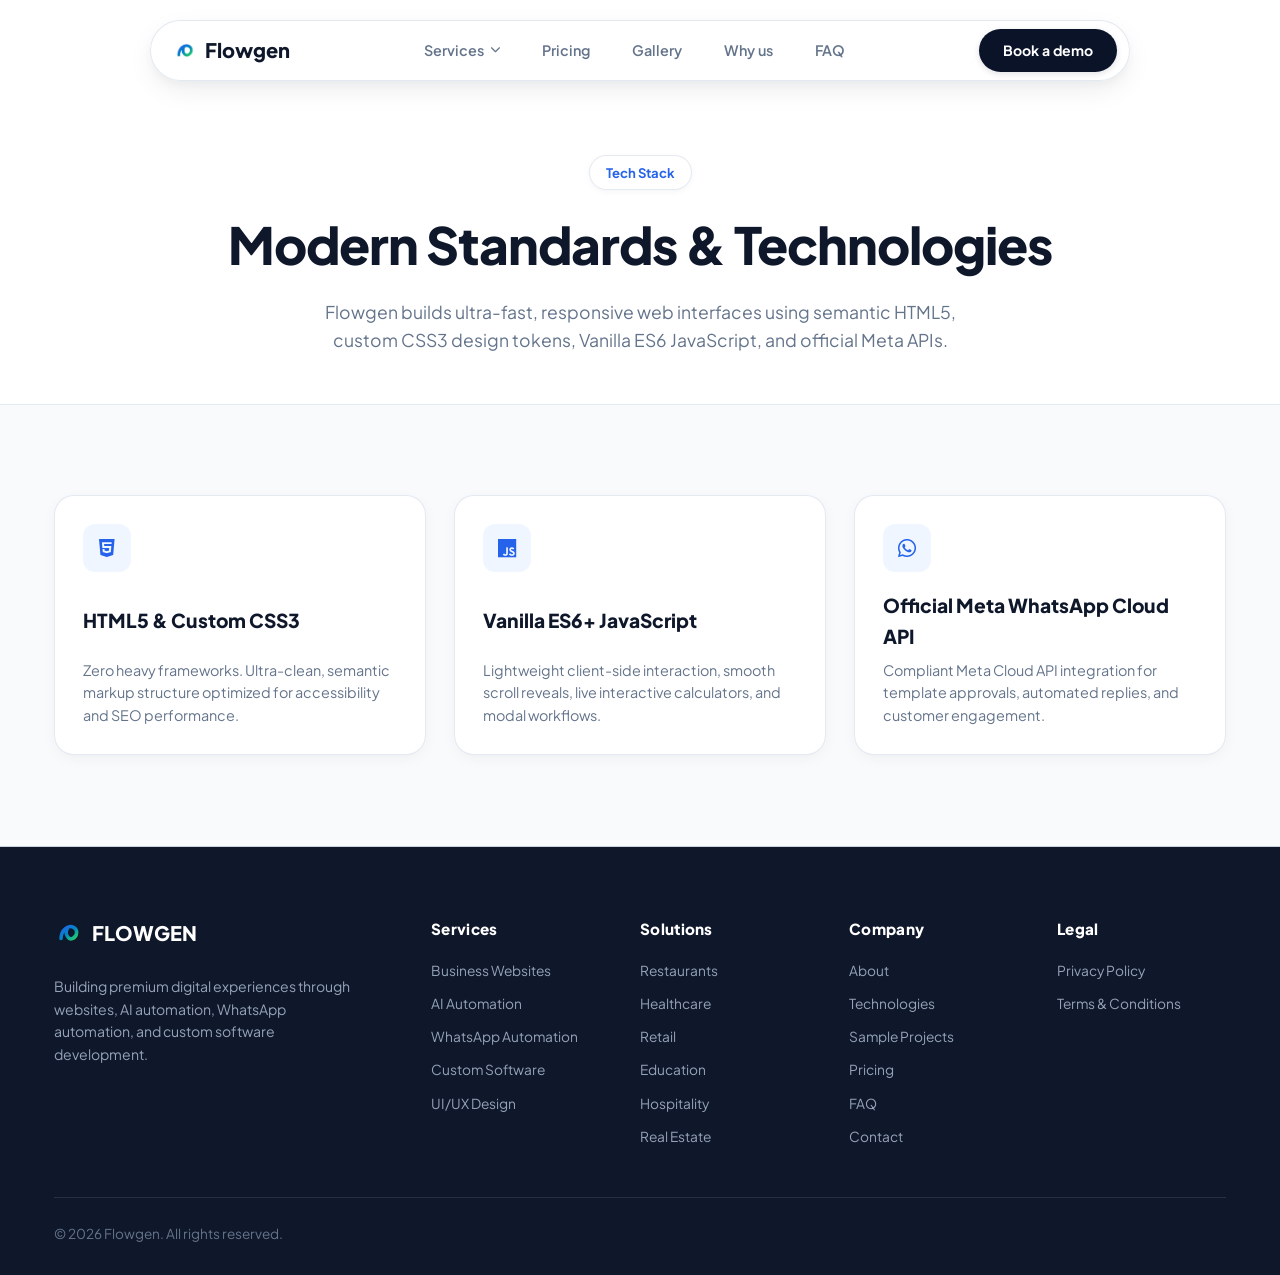
<file: technologies.html>
<!DOCTYPE html>
<html lang="en">
<head>
  <meta charset="UTF-8">
  <meta name="viewport" content="width=device-width, initial-scale=1.0">
  <title>Technologies & Architecture — Flowgen</title>
  <link rel="stylesheet" href="styles.css">
  <link rel="stylesheet" href="https://cdnjs.cloudflare.com/ajax/libs/font-awesome/6.4.0/css/all.min.css">
</head>
<body>

    <!-- Floating Pill Navbar -->
  <div class="navbar-wrapper">
    <nav class="navbar-pill">
      <a href="index.html" class="logo">
        <img src="assets/logo.png" alt="Flowgen Logo" class="logo-icon-img">
        <span>Flowgen</span>
      </a>

      <div class="nav-links">
        <!-- Services with Glossy Mega Menu -->
        <div class="nav-item">
          <a href="services.html" class="nav-link">Services <i class="fa-solid fa-chevron-down" style="font-size:0.65rem;"></i></a>
          <div class="mega-menu">
            <div class="mega-title">Our Services</div>
            <div class="mega-grid-3">
              <a href="services.html" class="mega-card">
                <div class="mega-icon"><i class="fa-solid fa-desktop"></i></div>
                <div class="mega-info"><h6>Business Websites</h6><p>Professional responsive business websites</p></div>
              </a>
              <a href="services.html" class="mega-card">
                <div class="mega-icon"><i class="fa-solid fa-brain"></i></div>
                <div class="mega-info"><h6>AI Automation</h6><p>Automate repetitive business tasks</p></div>
              </a>
              <a href="services.html" class="mega-card">
                <div class="mega-icon"><i class="fa-brands fa-whatsapp"></i></div>
                <div class="mega-info"><h6>WhatsApp Automation</h6><p>Customer engagement automation</p></div>
              </a>
              <a href="services.html" class="mega-card">
                <div class="mega-icon"><i class="fa-solid fa-code"></i></div>
                <div class="mega-info"><h6>Custom Software</h6><p>Business management systems</p></div>
              </a>
              <a href="services.html" class="mega-card">
                <div class="mega-icon"><i class="fa-solid fa-wand-magic-sparkles"></i></div>
                <div class="mega-info"><h6>UI/UX Design</h6><p>Modern interface design</p></div>
              </a>
              <a href="services.html" class="mega-card">
                <div class="mega-icon"><i class="fa-solid fa-plug"></i></div>
                <div class="mega-info"><h6>API Integration</h6><p>Third-party software integrations</p></div>
              </a>
            </div>
          </div>
        </div>

        <div class="nav-item"><a href="pricing.html" class="nav-link">Pricing</a></div>
        <div class="nav-item"><a href="projects.html" class="nav-link">Gallery</a></div>
        <div class="nav-item"><a href="solutions.html" class="nav-link">Why us</a></div>
        <div class="nav-item"><a href="faq.html" class="nav-link">FAQ</a></div>
      </div>

      <div class="nav-right-actions">
        <a href="contact.html" class="btn-black-pill">Book a demo</a>
        <button class="mobile-toggle" aria-label="Toggle navigation">
          <span class="hamburger-line"></span>
          <span class="hamburger-line"></span>
          <span class="hamburger-line"></span>
        </button>
      </div>
    </nav>
  </div>

  <section class="page-hero-banner">
    <div class="container">
      <span class="section-tag">Tech Stack</span>
      <h1>Modern Standards & Technologies</h1>
      <p>Flowgen builds ultra-fast, responsive web interfaces using semantic HTML5, custom CSS3 design tokens, Vanilla ES6 JavaScript, and official Meta APIs.</p>
    </div>
  </section>

  <section class="section-padding">
    <div class="container">
      <div class="services-grid">
        <div class="service-card">
          <div class="service-icon-box"><i class="fa-brands fa-html5"></i></div>
          <h3>HTML5 & Custom CSS3</h3>
          <p>Zero heavy frameworks. Ultra-clean, semantic markup structure optimized for accessibility and SEO performance.</p>
        </div>

        <div class="service-card">
          <div class="service-icon-box"><i class="fa-brands fa-js"></i></div>
          <h3>Vanilla ES6+ JavaScript</h3>
          <p>Lightweight client-side interaction, smooth scroll reveals, live interactive calculators, and modal workflows.</p>
        </div>

        <div class="service-card">
          <div class="service-icon-box"><i class="fa-brands fa-whatsapp"></i></div>
          <h3>Official Meta WhatsApp Cloud API</h3>
          <p>Compliant Meta Cloud API integration for template approvals, automated replies, and customer engagement.</p>
        </div>
      </div>
    </div>
  </section>

    <!-- Multi-Column Footer -->
  <footer>
    <div class="container">
      <div class="footer-grid">
        
        <!-- Column 1: Brand & Description -->
        <div class="footer-brand-col">
          <a href="index.html" class="logo" style="margin-bottom:14px; display:inline-flex;">
            <svg class="logo-icon-svg" viewBox="0 0 40 40" fill="none">
              <path d="M10 28 C10 16, 20 8, 28 12 C34 15, 34 25, 26 28 C20 30, 14 20, 20 12" stroke="url(#logo-grad-foot-gen)" stroke-width="5" stroke-linecap="round" fill="none"/>
              <defs>
                <linearGradient id="logo-grad-foot-gen" x1="0%" y1="0%" x2="100%" y2="100%">
                  <stop offset="0%" stop-color="#2563eb" />
                  <stop offset="50%" stop-color="#0284c7" />
                  <stop offset="100%" stop-color="#25d366" />
                </linearGradient>
              </defs>
            </svg>
            <span style="color:#fff;">FLOWGEN</span>
          </a>
          <p class="footer-brand-desc">
            Building premium digital experiences through websites, AI automation, WhatsApp automation, and custom software development.
          </p>
        </div>

        <!-- Column 2: Services -->
        <div class="footer-col">
          <h4>Services</h4>
          <ul>
            <li><a href="services.html">Business Websites</a></li>
            <li><a href="services.html">AI Automation</a></li>
            <li><a href="services.html">WhatsApp Automation</a></li>
            <li><a href="services.html">Custom Software</a></li>
            <li><a href="services.html">UI/UX Design</a></li>
          </ul>
        </div>

        <!-- Column 3: Solutions -->
        <div class="footer-col">
          <h4>Solutions</h4>
          <ul>
            <li><a href="solutions.html">Restaurants</a></li>
            <li><a href="solutions.html">Healthcare</a></li>
            <li><a href="solutions.html">Retail</a></li>
            <li><a href="solutions.html">Education</a></li>
            <li><a href="solutions.html">Hospitality</a></li>
            <li><a href="solutions.html">Real Estate</a></li>
          </ul>
        </div>

        <!-- Column 4: Company -->
        <div class="footer-col">
          <h4>Company</h4>
          <ul>
            <li><a href="about.html">About</a></li>
            <li><a href="technologies.html">Technologies</a></li>
            <li><a href="projects.html">Sample Projects</a></li>
            <li><a href="pricing.html">Pricing</a></li>
            <li><a href="faq.html">FAQ</a></li>
            <li><a href="contact.html">Contact</a></li>
          </ul>
        </div>

        <!-- Column 5: Legal -->
        <div class="footer-col">
          <h4>Legal</h4>
          <ul>
            <li><a href="privacy.html">Privacy Policy</a></li>
            <li><a href="terms.html">Terms & Conditions</a></li>
          </ul>
        </div>

      </div>

      <div class="footer-bottom">
        <div>© 2026 Flowgen. All rights reserved.</div>
      </div>
    </div>
  </footer>
  <script src="app.js"></script>
</body>
</html>
</file>
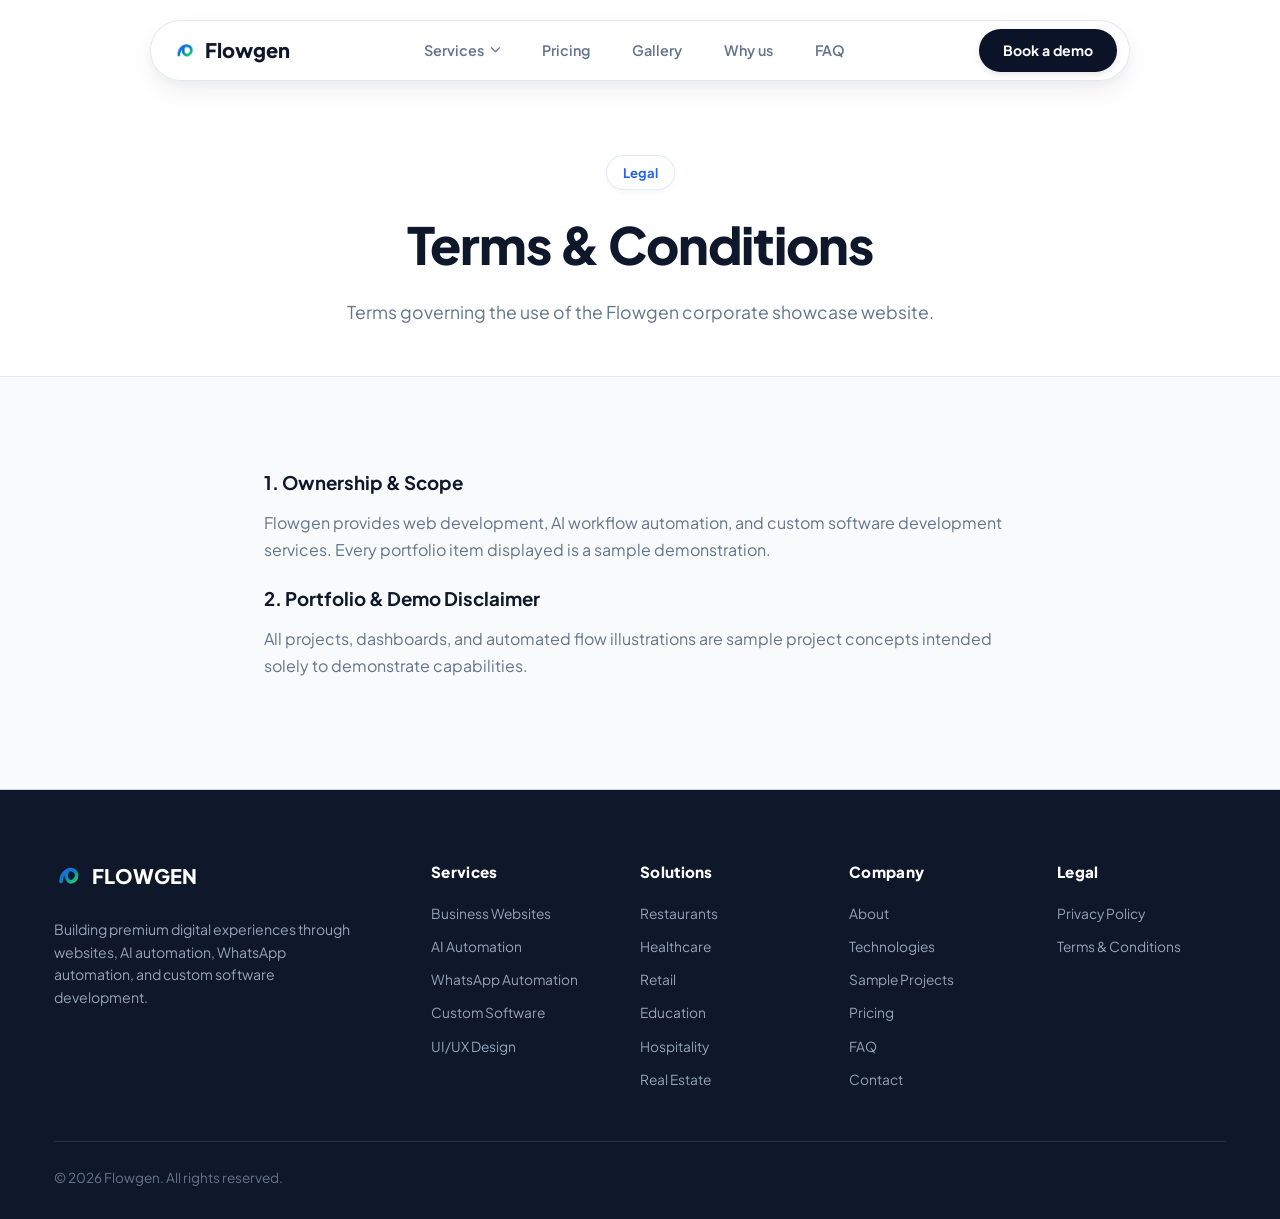
<file: terms.html>
<!DOCTYPE html>
<html lang="en">
<head>
  <meta charset="UTF-8">
  <meta name="viewport" content="width=device-width, initial-scale=1.0">
  <title>Terms & Conditions — Flowgen</title>
  <link rel="stylesheet" href="styles.css">
  <link rel="stylesheet" href="https://cdnjs.cloudflare.com/ajax/libs/font-awesome/6.4.0/css/all.min.css">
</head>
<body>

    <!-- Floating Pill Navbar -->
  <div class="navbar-wrapper">
    <nav class="navbar-pill">
      <a href="index.html" class="logo">
        <img src="assets/logo.png" alt="Flowgen Logo" class="logo-icon-img">
        <span>Flowgen</span>
      </a>

      <div class="nav-links">
        <!-- Services with Glossy Mega Menu -->
        <div class="nav-item">
          <a href="services.html" class="nav-link">Services <i class="fa-solid fa-chevron-down" style="font-size:0.65rem;"></i></a>
          <div class="mega-menu">
            <div class="mega-title">Our Services</div>
            <div class="mega-grid-3">
              <a href="services.html" class="mega-card">
                <div class="mega-icon"><i class="fa-solid fa-desktop"></i></div>
                <div class="mega-info"><h6>Business Websites</h6><p>Professional responsive business websites</p></div>
              </a>
              <a href="services.html" class="mega-card">
                <div class="mega-icon"><i class="fa-solid fa-brain"></i></div>
                <div class="mega-info"><h6>AI Automation</h6><p>Automate repetitive business tasks</p></div>
              </a>
              <a href="services.html" class="mega-card">
                <div class="mega-icon"><i class="fa-brands fa-whatsapp"></i></div>
                <div class="mega-info"><h6>WhatsApp Automation</h6><p>Customer engagement automation</p></div>
              </a>
              <a href="services.html" class="mega-card">
                <div class="mega-icon"><i class="fa-solid fa-code"></i></div>
                <div class="mega-info"><h6>Custom Software</h6><p>Business management systems</p></div>
              </a>
              <a href="services.html" class="mega-card">
                <div class="mega-icon"><i class="fa-solid fa-wand-magic-sparkles"></i></div>
                <div class="mega-info"><h6>UI/UX Design</h6><p>Modern interface design</p></div>
              </a>
              <a href="services.html" class="mega-card">
                <div class="mega-icon"><i class="fa-solid fa-plug"></i></div>
                <div class="mega-info"><h6>API Integration</h6><p>Third-party software integrations</p></div>
              </a>
            </div>
          </div>
        </div>

        <div class="nav-item"><a href="pricing.html" class="nav-link">Pricing</a></div>
        <div class="nav-item"><a href="projects.html" class="nav-link">Gallery</a></div>
        <div class="nav-item"><a href="solutions.html" class="nav-link">Why us</a></div>
        <div class="nav-item"><a href="faq.html" class="nav-link">FAQ</a></div>
      </div>

      <div class="nav-right-actions">
        <a href="contact.html" class="btn-black-pill">Book a demo</a>
        <button class="mobile-toggle" aria-label="Toggle navigation">
          <span class="hamburger-line"></span>
          <span class="hamburger-line"></span>
          <span class="hamburger-line"></span>
        </button>
      </div>
    </nav>
  </div>

  <section class="page-hero-banner">
    <div class="container">
      <span class="section-tag">Legal</span>
      <h1>Terms & Conditions</h1>
      <p>Terms governing the use of the Flowgen corporate showcase website.</p>
    </div>
  </section>

  <section class="section-padding">
    <div class="container" style="max-width:800px; line-height:1.7;">
      <h3 style="margin-bottom:10px;">1. Ownership & Scope</h3>
      <p style="color:var(--text-muted); margin-bottom:20px;">Flowgen provides web development, AI workflow automation, and custom software development services. Every portfolio item displayed is a sample demonstration.</p>

      <h3 style="margin-bottom:10px;">2. Portfolio & Demo Disclaimer</h3>
      <p style="color:var(--text-muted); margin-bottom:20px;">All projects, dashboards, and automated flow illustrations are sample project concepts intended solely to demonstrate capabilities.</p>
    </div>
  </section>

    <!-- Multi-Column Footer -->
  <footer>
    <div class="container">
      <div class="footer-grid">
        
        <!-- Column 1: Brand & Description -->
        <div class="footer-brand-col">
          <a href="index.html" class="logo" style="margin-bottom:14px; display:inline-flex;">
            <svg class="logo-icon-svg" viewBox="0 0 40 40" fill="none">
              <path d="M10 28 C10 16, 20 8, 28 12 C34 15, 34 25, 26 28 C20 30, 14 20, 20 12" stroke="url(#logo-grad-foot-gen)" stroke-width="5" stroke-linecap="round" fill="none"/>
              <defs>
                <linearGradient id="logo-grad-foot-gen" x1="0%" y1="0%" x2="100%" y2="100%">
                  <stop offset="0%" stop-color="#2563eb" />
                  <stop offset="50%" stop-color="#0284c7" />
                  <stop offset="100%" stop-color="#25d366" />
                </linearGradient>
              </defs>
            </svg>
            <span style="color:#fff;">FLOWGEN</span>
          </a>
          <p class="footer-brand-desc">
            Building premium digital experiences through websites, AI automation, WhatsApp automation, and custom software development.
          </p>
        </div>

        <!-- Column 2: Services -->
        <div class="footer-col">
          <h4>Services</h4>
          <ul>
            <li><a href="services.html">Business Websites</a></li>
            <li><a href="services.html">AI Automation</a></li>
            <li><a href="services.html">WhatsApp Automation</a></li>
            <li><a href="services.html">Custom Software</a></li>
            <li><a href="services.html">UI/UX Design</a></li>
          </ul>
        </div>

        <!-- Column 3: Solutions -->
        <div class="footer-col">
          <h4>Solutions</h4>
          <ul>
            <li><a href="solutions.html">Restaurants</a></li>
            <li><a href="solutions.html">Healthcare</a></li>
            <li><a href="solutions.html">Retail</a></li>
            <li><a href="solutions.html">Education</a></li>
            <li><a href="solutions.html">Hospitality</a></li>
            <li><a href="solutions.html">Real Estate</a></li>
          </ul>
        </div>

        <!-- Column 4: Company -->
        <div class="footer-col">
          <h4>Company</h4>
          <ul>
            <li><a href="about.html">About</a></li>
            <li><a href="technologies.html">Technologies</a></li>
            <li><a href="projects.html">Sample Projects</a></li>
            <li><a href="pricing.html">Pricing</a></li>
            <li><a href="faq.html">FAQ</a></li>
            <li><a href="contact.html">Contact</a></li>
          </ul>
        </div>

        <!-- Column 5: Legal -->
        <div class="footer-col">
          <h4>Legal</h4>
          <ul>
            <li><a href="privacy.html">Privacy Policy</a></li>
            <li><a href="terms.html">Terms & Conditions</a></li>
          </ul>
        </div>

      </div>

      <div class="footer-bottom">
        <div>© 2026 Flowgen. All rights reserved.</div>
      </div>
    </div>
  </footer>
  <script src="app.js"></script>
</body>
</html>
</file>
<file: styles.css>
/* ==========================================================================
   Flowgen - Premium SaaS Enterprise Website Design System
   NovaFlo / Vercel / Stripe / Linear Aesthetic Standards
   ========================================================================== */

@import url('https://fonts.googleapis.com/css2?family=Plus+Jakarta+Sans:wght@400;500;600;700;800&display=swap');

:root {
  --font-main: 'Plus Jakarta Sans', -apple-system, BlinkMacSystemFont, "Segoe UI", Roboto, sans-serif;

  /* Color Palette */
  --bg-body: #f8fafc;
  --bg-card: #ffffff;

  --text-dark: #0f172a;
  --text-body: #334155;
  --text-muted: #64748b;
  --text-light: #94a3b8;

  --primary: #2563eb;
  --primary-hover: #1d4ed8;
  --primary-light: #eff6ff;

  /* Authentic WhatsApp Color System */
  --wa-green: #25d366;
  --wa-header-green: #005c4b;
  --wa-chat-bg: #efeae2;
  --wa-bubble-incoming: #ffffff;
  --wa-bubble-outgoing: #d9fdd3;
  --wa-tick-blue: #53bdeb;
  --wa-time-color: #667781;

  /* Elevation Shadows */
  --shadow-sm: 0 2px 6px rgba(15, 23, 42, 0.04);
  --shadow-card: 0 4px 16px -2px rgba(15, 23, 42, 0.05), 0 2px 6px -1px rgba(15, 23, 42, 0.02);
  --shadow-hover: 0 16px 36px -6px rgba(15, 23, 42, 0.1), 0 4px 12px -2px rgba(15, 23, 42, 0.04);
  --shadow-floating: 0 16px 36px -8px rgba(15, 23, 42, 0.07), 0 4px 12px rgba(15, 23, 42, 0.03);
  --shadow-phone: 0 25px 60px -12px rgba(15, 23, 42, 0.18);
  --shadow-mega: 0 24px 50px -12px rgba(15, 23, 42, 0.15);

  /* Radius Tokens */
  --radius-sm: 8px;
  --radius-md: 12px;
  --radius-lg: 20px;
  --radius-full: 9999px;

  /* Borders & Transitions */
  --border-subtle: rgba(226, 232, 240, 0.9);
  --border-hover: rgba(191, 219, 254, 1);
  --grad-text: linear-gradient(135deg, #2563eb 0%, #0284c7 50%, #059669 100%);

  --transition-fast: 0.2s cubic-bezier(0.16, 1, 0.3, 1);
  --transition-normal: 0.35s cubic-bezier(0.16, 1, 0.3, 1);
}

/* Global Reset & Mobile Safety Wrappers */
*, *::before, *::after {
  box-sizing: border-box;
  margin: 0;
  padding: 0;
}

html, body {
  max-width: 100vw;
  overflow-x: hidden;
}

html { scroll-behavior: smooth; font-size: 16px; }

/* Full Website Entrance Fade & Slide Animations */
body {
  font-family: var(--font-main);
  background-color: var(--bg-body);
  color: var(--text-dark);
  line-height: 1.6;
  -webkit-font-smoothing: antialiased;
  
  opacity: 0;
  transform: translateY(12px);
  transition: opacity 0.45s cubic-bezier(0.16, 1, 0.3, 1), transform 0.45s cubic-bezier(0.16, 1, 0.3, 1);
}

body.page-loaded {
  opacity: 1;
  transform: translateY(0);
}

body.page-exiting {
  opacity: 0;
  transform: translateY(-12px);
}

/* Smooth Sequential Wipe-Down Animation System - Works on Desktop & Mobile */
.wipedown-reveal {
  opacity: 0;
  transform: translateY(-20px);
  transition: opacity 0.55s cubic-bezier(0.16, 1, 0.3, 1), transform 0.55s cubic-bezier(0.16, 1, 0.3, 1);
  will-change: opacity, transform;
}

.wipedown-reveal.is-visible {
  opacity: 1;
  transform: translateY(0);
}

/* Sequential Stagger Delays - Desktop */
.stagger-1 { transition-delay: 0.05s; }
.stagger-2 { transition-delay: 0.25s; }
.stagger-3 { transition-delay: 0.45s; }
.stagger-4 { transition-delay: 0.65s; }
.stagger-5 { transition-delay: 0.85s; }
.stagger-6 { transition-delay: 1.05s; }

/* Faster Stagger Delays on Mobile Devices */
@media (max-width: 768px) {
  .stagger-1 { transition-delay: 0.04s; }
  .stagger-2 { transition-delay: 0.16s; }
  .stagger-3 { transition-delay: 0.28s; }
  .stagger-4 { transition-delay: 0.40s; }
  .stagger-5 { transition-delay: 0.52s; }
  .stagger-6 { transition-delay: 0.64s; }
}

a { color: inherit; text-decoration: none; }
ul { list-style: none; }
button, input, select, textarea { font-family: inherit; font-size: inherit; }

img, svg, video {
  max-width: 100%;
  height: auto;
}

h1, h2, h3, h4, h5, h6, p, span, a, div {
  overflow-wrap: break-word;
  word-wrap: break-word;
}

/* Container System */
.container {
  width: 100%;
  max-width: 1220px;
  margin: 0 auto;
  padding: 0 24px;
}

.section-padding { padding: 90px 0; }

.section-header {
  text-align: center;
  max-width: 720px;
  margin: 0 auto 52px auto;
}

.section-tag {
  display: inline-flex;
  align-items: center;
  gap: 8px;
  padding: 6px 16px;
  border-radius: var(--radius-full);
  background: var(--bg-card);
  border: 1px solid var(--border-subtle);
  color: var(--primary);
  font-size: 0.82rem;
  font-weight: 700;
  margin-bottom: 14px;
  box-shadow: var(--shadow-sm);
}

.section-title {
  font-size: clamp(1.8rem, 4vw, 2.5rem);
  font-weight: 800;
  line-height: 1.2;
  letter-spacing: -0.02em;
  color: var(--text-dark);
  margin-bottom: 14px;
  text-wrap: balance;
}

.section-subtitle {
  font-size: 1.05rem;
  color: var(--text-muted);
  line-height: 1.6;
}

/* Page Hero Banner */
.page-hero-banner {
  padding: 155px 0 50px 0;
  text-align: center;
  background: #ffffff;
  border-bottom: 1px solid var(--border-subtle);
}

.page-hero-banner h1 {
  font-size: clamp(2rem, 4vw, 3.2rem);
  font-weight: 800;
  letter-spacing: -0.02em;
  color: var(--text-dark);
  margin-bottom: 12px;
}

.page-hero-banner p {
  font-size: 1.1rem;
  color: var(--text-muted);
  max-width: 680px;
  margin: 0 auto;
}

/* Badges */
.sample-badge {
  display: inline-flex;
  align-items: center;
  gap: 4px;
  padding: 4px 10px;
  background: #fef3c7;
  color: #b45309;
  border: 1px solid #fde68a;
  border-radius: var(--radius-full);
  font-size: 0.72rem;
  font-weight: 800;
  text-transform: uppercase;
  letter-spacing: 0.03em;
}

.sample-disclaimer {
  font-size: 0.78rem;
  color: #b45309;
  background: #fffbeb;
  padding: 8px 12px;
  border-radius: var(--radius-sm);
  border-left: 3px solid #f59e0b;
  margin-top: 14px;
  line-height: 1.4;
}

/* PERMANENT CONSTANT VIEWPORT PINNED HEADER NAVBAR */
.navbar-wrapper {
  position: fixed !important;
  top: 20px !important;
  left: 0 !important;
  width: 100% !important;
  z-index: 99999 !important;
  display: flex !important;
  justify-content: center !important;
  padding: 0 24px !important;
  pointer-events: none !important;
  transform: none !important;
}

.navbar-pill {
  width: 100%;
  max-width: 980px;
  background: rgba(255, 255, 255, 0.98);
  backdrop-filter: blur(20px);
  -webkit-backdrop-filter: blur(20px);
  border: 1px solid rgba(226, 232, 240, 0.95);
  border-radius: 9999px;
  padding: 8px 12px 8px 24px;
  display: flex;
  align-items: center;
  justify-content: space-between;
  box-shadow: 0 10px 30px -5px rgba(15, 23, 42, 0.09), 0 4px 12px rgba(15, 23, 42, 0.04);
  pointer-events: auto !important;
  flex-wrap: nowrap;
  position: relative;
}

.logo {
  display: flex;
  align-items: center;
  gap: 10px;
  font-size: 1.25rem;
  font-weight: 800;
  color: #0f172a;
  flex-shrink: 0;
}

.logo-icon-img {
  height: 28px;
  width: auto;
  object-fit: contain;
  display: block;
}

.logo-icon-svg { width: 28px; height: 28px; }

.nav-links {
  position: relative;
  display: flex;
  align-items: center;
  gap: 6px;
}

.nav-active-indicator {
  position: absolute;
  top: 50%;
  transform: translateY(-50%);
  height: 34px;
  background: #eff6ff;
  border-radius: 9999px;
  transition: all 0.35s cubic-bezier(0.16, 1, 0.3, 1);
  z-index: 1;
  pointer-events: none;
  opacity: 0;
}

.nav-links.has-active .nav-active-indicator { opacity: 1; }
.nav-item { position: relative; z-index: 2; }

.nav-link {
  font-size: 0.9rem;
  font-weight: 600;
  color: #64748b;
  display: flex;
  align-items: center;
  gap: 6px;
  padding: 7px 18px;
  border-radius: 9999px;
  transition: color var(--transition-fast);
  position: relative;
  z-index: 2;
  white-space: nowrap;
}

.nav-link:hover, .nav-link.active-pill {
  color: #2563eb;
  font-weight: 700;
}

.nav-right-actions {
  display: flex;
  align-items: center;
  gap: 10px;
  flex-shrink: 0;
}

.btn-black-pill {
  display: inline-flex;
  align-items: center;
  justify-content: center;
  gap: 8px;
  padding: 10px 24px;
  border-radius: 9999px;
  background: #0b1329;
  color: #ffffff;
  font-size: 0.88rem;
  font-weight: 700;
  border: none;
  cursor: pointer;
  box-shadow: 0 2px 6px rgba(11, 19, 41, 0.12);
  transition: all var(--transition-fast);
  white-space: nowrap;
  flex-shrink: 0;
}

.btn-black-pill:hover { background: #17254e; transform: translateY(-1px); }

.btn-white-pill {
  display: inline-flex;
  align-items: center;
  justify-content: center;
  gap: 8px;
  padding: 10px 24px;
  border-radius: 9999px;
  background: #ffffff;
  color: var(--text-dark);
  font-size: 0.88rem;
  font-weight: 700;
  border: 1px solid var(--border-subtle);
  cursor: pointer;
  transition: all var(--transition-fast);
  white-space: nowrap;
}

.btn-white-pill:hover { background: #f8fafc; border-color: var(--border-hover); }

/* Animated 3-Line Hamburger to 'X' Morph Button */
.mobile-toggle {
  display: none;
  background: #f1f5f9;
  border: none;
  width: 38px;
  height: 38px;
  border-radius: 50%;
  cursor: pointer;
  flex-direction: column;
  align-items: center;
  justify-content: center;
  gap: 5px;
  padding: 0;
  transition: background 0.25s ease;
}

.mobile-toggle:hover {
  background: #e2e8f0;
}

.hamburger-line {
  display: block;
  width: 18px;
  height: 2px;
  background-color: #0f172a;
  border-radius: 2px;
  transition: transform 0.35s cubic-bezier(0.16, 1, 0.3, 1), opacity 0.25s ease, background-color 0.25s ease;
  transform-origin: center;
}

/* Morphing 3 lines into an 'X' */
.mobile-toggle.is-active .hamburger-line:nth-child(1) {
  transform: translateY(7px) rotate(45deg);
  background-color: #2563eb;
}

.mobile-toggle.is-active .hamburger-line:nth-child(2) {
  opacity: 0;
  transform: scaleX(0);
}

.mobile-toggle.is-active .hamburger-line:nth-child(3) {
  transform: translateY(-7px) rotate(-45deg);
  background-color: #2563eb;
}

/* Glossy Mega Dropdown Menus */
.mega-menu {
  position: absolute;
  top: 100%;
  left: 50%;
  transform: translateX(-50%) translateY(14px) scale(0.98);
  width: 760px;
  max-width: 90vw;
  background: rgba(255, 255, 255, 0.98);
  backdrop-filter: blur(24px);
  -webkit-backdrop-filter: blur(24px);
  border: 1px solid rgba(226, 232, 240, 0.9);
  border-radius: var(--radius-lg);
  padding: 22px;
  box-shadow: var(--shadow-mega);
  opacity: 0;
  pointer-events: none;
  transition: all var(--transition-normal);
  z-index: 1100;
}

.nav-item:hover .mega-menu {
  opacity: 1;
  pointer-events: auto;
  transform: translateX(-50%) translateY(6px) scale(1);
}

.mega-title {
  font-size: 0.75rem;
  font-weight: 800;
  letter-spacing: 0.06em;
  text-transform: uppercase;
  color: var(--text-light);
  margin-bottom: 12px;
  padding-bottom: 6px;
  border-bottom: 1px solid var(--border-subtle);
}

.mega-grid-3 { display: grid; grid-template-columns: repeat(3, 1fr); gap: 10px; }

.mega-card {
  padding: 12px;
  border-radius: var(--radius-md);
  background: var(--bg-body);
  display: flex;
  align-items: flex-start;
  gap: 10px;
  border: 1px solid transparent;
  transition: all var(--transition-fast);
}

.mega-card:hover { background: #ffffff; border-color: var(--primary); box-shadow: var(--shadow-sm); }

.mega-icon {
  width: 34px;
  height: 34px;
  border-radius: 10px;
  background: #eff6ff;
  color: var(--primary);
  display: flex;
  align-items: center;
  justify-content: center;
  font-size: 0.95rem;
  flex-shrink: 0;
}

.mega-info h6 { font-size: 0.85rem; font-weight: 800; color: var(--text-dark); margin-bottom: 2px; }
.mega-info p { font-size: 0.72rem; color: var(--text-muted); line-height: 1.3; }

/* Hero Section */
.hero-nowaflow {
  padding: 155px 0 65px 0;
  text-align: center;
  background: #ffffff;
  position: relative;
  overflow: hidden;
}

.meta-partner-badge {
  display: inline-flex;
  align-items: center;
  gap: 8px;
  padding: 6px 16px;
  border-radius: var(--radius-full);
  background: #ffffff;
  border: 1px solid var(--border-subtle);
  color: #2563eb;
  font-size: 0.82rem;
  font-weight: 700;
  margin-bottom: 22px;
  box-shadow: var(--shadow-sm);
}

.meta-partner-badge svg { width: 18px; height: 18px; fill: #2563eb; }

.hero-main-title {
  font-size: clamp(2rem, 4.5vw, 3.7rem);
  font-weight: 800;
  line-height: 1.2;
  letter-spacing: -0.03em;
  color: var(--text-dark);
  max-width: 860px;
  margin: 0 auto 18px auto;
  text-wrap: balance;
}

.wa-title-badge {
  display: inline-flex;
  align-items: center;
  justify-content: center;
  width: 44px;
  height: 44px;
  background: #25d366;
  color: #ffffff;
  border-radius: 50%;
  font-size: 1.5rem;
  vertical-align: middle;
  margin: 0 6px;
  box-shadow: 0 4px 12px rgba(37, 211, 102, 0.3);
}

.nowaflow-gradient-text {
  background: var(--grad-text);
  -webkit-background-clip: text;
  -webkit-text-fill-color: transparent;
  display: inline-block;
}

.hero-checkmarks-row {
  display: flex;
  align-items: center;
  justify-content: center;
  gap: 20px;
  font-size: 0.85rem;
  font-weight: 600;
  color: var(--text-muted);
  margin-bottom: 30px;
  flex-wrap: wrap;
}

.check-item { display: flex; align-items: center; gap: 6px; }

.check-icon-circle {
  width: 18px;
  height: 18px;
  border-radius: 50%;
  border: 1.5px solid #2563eb;
  color: #2563eb;
  display: inline-flex;
  align-items: center;
  justify-content: center;
  font-size: 0.65rem;
  font-weight: 800;
}

.hero-cta-buttons {
  display: flex;
  align-items: center;
  justify-content: center;
  gap: 14px;
  margin-bottom: 45px;
}

/* Hero Visual Layout */
.hero-visual-wrapper {
  position: relative;
  max-width: 960px;
  height: 480px;
  margin: 0 auto;
  display: flex;
  align-items: flex-start;
  justify-content: flex-start;
}

.left-app-icons {
  display: flex;
  flex-direction: column;
  gap: 24px;
  position: absolute;
  left: 0;
  top: 40px;
  z-index: 4;
}

.app-icon-circle {
  width: 50px;
  height: 50px;
  border-radius: 50%;
  display: flex;
  align-items: center;
  justify-content: center;
  font-size: 1.25rem;
  box-shadow: 0 6px 16px rgba(15, 23, 42, 0.08);
  background: #ffffff;
  border: 1px solid var(--border-subtle);
  transition: transform var(--transition-fast);
}

.app-icon-circle:hover { transform: scale(1.08); }

.icon-fb { background: #1877f2; color: #ffffff; border: none; }
.icon-google { background: #ffffff; }
.icon-ig { background: #ffffff; }
.icon-ig i {
  background: linear-gradient(45deg, #f09433 0%, #e6683c 25%, #dc2743 50%, #cc2366 75%, #bc1888 100%);
  -webkit-background-clip: text;
  -webkit-text-fill-color: transparent;
}
.icon-web { background: #ffffff; color: #64748b; }

.svg-connectors {
  position: absolute;
  left: 25px;
  top: 0;
  width: 255px;
  height: 480px;
  pointer-events: none;
  z-index: 2;
}

.connector-path {
  fill: none;
  stroke: #86efac;
  stroke-width: 2;
  stroke-dasharray: 6 6;
}

.phone-mockup-container {
  position: absolute;
  left: 270px;
  top: 0;
  z-index: 3;
}

.phone-frame {
  width: 330px;
  height: 460px;
  max-width: 100%;
  background: var(--wa-chat-bg);
  border: 7px solid #ffffff;
  border-radius: 36px;
  box-shadow: var(--shadow-phone);
  overflow: hidden;
  display: flex;
  flex-direction: column;
}

.phone-status-bar {
  background: var(--wa-header-green);
  color: #ffffff;
  padding: 8px 16px 4px 16px;
  display: flex;
  align-items: center;
  justify-content: space-between;
  font-size: 0.7rem;
  font-weight: 700;
  flex-shrink: 0;
}

.phone-wa-header {
  background: var(--wa-header-green);
  color: #ffffff;
  padding: 8px 14px 10px 14px;
  display: flex;
  align-items: center;
  gap: 10px;
  flex-shrink: 0;
}

.phone-avatar {
  width: 32px;
  height: 32px;
  border-radius: 50%;
  background: #00a884;
  color: #fff;
  display: flex;
  align-items: center;
  justify-content: center;
  font-weight: 800;
  font-size: 0.78rem;
}

.phone-header-info h5 { font-size: 0.85rem; font-weight: 700; text-align: left; }
.phone-header-info p { font-size: 0.65rem; opacity: 0.8; text-align: left; }

/* Phone Chat Body - HIDDEN SCROLLBAR */
.phone-chat-body {
  padding: 12px;
  display: flex;
  flex-direction: column;
  gap: 10px;
  flex-grow: 1;
  overflow-y: auto;
  text-align: left;

  /* HIDE SCROLLBAR ACROSS ALL BROWSERS */
  scrollbar-width: none;
  -ms-overflow-style: none;
}

.phone-chat-body::-webkit-scrollbar {
  display: none;
  width: 0;
  height: 0;
}

/* Authentic WhatsApp Chat Bubbles */
@keyframes waSlideUp {
  0% { opacity: 0; transform: translateY(18px) scale(0.96); }
  60% { opacity: 1; transform: translateY(-2px) scale(1.01); }
  100% { opacity: 1; transform: translateY(0) scale(1); }
}

.wa-card-bubble {
  max-width: 88%;
  padding: 8px 12px;
  border-radius: 12px;
  font-size: 0.76rem;
  line-height: 1.38;
  box-shadow: 0 1px 2px rgba(15, 23, 42, 0.12);
  animation: waSlideUp 0.38s cubic-bezier(0.16, 1, 0.3, 1) forwards;
  position: relative;
}

.wa-incoming {
  align-self: flex-start;
  background: var(--wa-bubble-incoming);
  border-top-left-radius: 2px;
  color: var(--text-dark);
}

.wa-outgoing {
  align-self: flex-end;
  background: var(--wa-bubble-outgoing);
  border-top-right-radius: 2px;
  color: var(--text-dark);
}

/* Typing Indicator */
.typing-indicator-box {
  align-self: flex-start;
  background: #ffffff;
  padding: 8px 14px;
  border-radius: 12px;
  border-top-left-radius: 2px;
  display: inline-flex;
  align-items: center;
  gap: 4px;
  box-shadow: 0 1px 2px rgba(0,0,0,0.08);
  animation: waSlideUp 0.28s cubic-bezier(0.16, 1, 0.3, 1) forwards;
}

.typing-dot {
  width: 6px;
  height: 6px;
  background: #8696a0;
  border-radius: 50%;
  animation: typeBounce 1.2s infinite ease-in-out;
}

.typing-dot:nth-child(2) { animation-delay: 0.2s; }
.typing-dot:nth-child(3) { animation-delay: 0.4s; }

@keyframes typeBounce {
  0%, 60%, 100% { transform: translateY(0); }
  30% { transform: translateY(-4px); }
}

.phone-input-bar {
  background: #ffffff;
  padding: 10px 12px;
  display: flex;
  align-items: center;
  gap: 8px;
  border-top: 1px solid var(--border-subtle);
  flex-shrink: 0;
}

.phone-input-box {
  flex-grow: 1;
  background: #f1f5f9;
  border-radius: 20px;
  padding: 6px 12px;
  font-size: 0.74rem;
  color: var(--text-muted);
  text-align: left;
}

.phone-send-btn {
  width: 28px;
  height: 28px;
  border-radius: 50%;
  background: #00a884;
  color: #fff;
  display: flex;
  align-items: center;
  justify-content: center;
  font-size: 0.72rem;
}

/* Meeting Schedule Card Animations */
@keyframes cardSlideIn {
  0% {
    opacity: 0;
    transform: translateX(45px) scale(0.92);
  }
  65% {
    opacity: 1;
    transform: translateX(-4px) scale(1.02);
  }
  100% {
    opacity: 1;
    transform: translateX(0) scale(1);
  }
}

@keyframes cardSlideConfirm {
  0% {
    transform: translateY(0) scale(1);
  }
  50% {
    transform: translateY(-10px) scale(1.05);
    box-shadow: 0 0 30px rgba(37, 99, 235, 0.4), 0 16px 36px rgba(15, 23, 42, 0.12);
  }
  100% {
    transform: translateY(0) scale(1.02);
    box-shadow: 0 0 25px rgba(37, 99, 235, 0.3), 0 10px 30px -5px rgba(15, 23, 42, 0.06);
  }
}

.right-floating-card {
  position: absolute;
  right: 0;
  top: 140px;
  background: #ffffff;
  border: 1px solid var(--border-subtle);
  border-radius: var(--radius-lg);
  padding: 16px 20px;
  box-shadow: var(--shadow-floating);
  display: flex;
  flex-direction: column;
  gap: 10px;
  min-width: 230px;
  max-width: 100%;
  z-index: 4;
  transition: all var(--transition-normal);
  animation: cardSlideIn 0.5s cubic-bezier(0.16, 1, 0.3, 1) forwards;
}

.right-floating-card.active-glow {
  border-color: #2563eb;
  animation: cardSlideConfirm 0.6s cubic-bezier(0.16, 1, 0.3, 1) forwards;
}

.meeting-card-top {
  display: flex;
  align-items: center;
  justify-content: space-between;
  gap: 12px;
}

.meeting-icon-box {
  width: 36px;
  height: 36px;
  border-radius: 10px;
  background: #eff6ff;
  color: #2563eb;
  display: flex;
  align-items: center;
  justify-content: center;
  font-size: 1.1rem;
}

.meeting-title { font-size: 0.85rem; font-weight: 800; color: var(--text-dark); text-align: left; line-height: 1.2; }
.meeting-badge-confirmed {
  background: #dcfce7;
  color: #15803d;
  font-size: 0.7rem;
  font-weight: 700;
  padding: 3px 10px;
  border-radius: 12px;
  transition: all 0.3s ease;
}

.meeting-card-bottom {
  display: flex;
  align-items: center;
  justify-content: space-between;
  font-size: 0.78rem;
  padding-top: 8px;
  border-top: 1px solid var(--border-subtle);
}

.meeting-person { font-weight: 800; color: var(--text-dark); }
.meeting-time { color: var(--text-muted); }

/* Master Grid System */
.services-grid, .solutions-grid, .projects-grid, .pricing-grid-3 {
  display: grid;
  grid-template-columns: repeat(3, 1fr);
  gap: 28px;
  align-items: stretch;
}

.service-card, .solution-card, .project-card, .pricing-card {
  background: #ffffff;
  border: 1px solid var(--border-subtle);
  border-radius: var(--radius-lg);
  padding: 28px;
  box-shadow: var(--shadow-card);
  transition: all var(--transition-normal);
  display: flex;
  flex-direction: column;
  justify-content: space-between;
  height: 100%;
}

.service-card:hover, .solution-card:hover, .project-card:hover, .pricing-card:hover {
  transform: translateY(-4px);
  box-shadow: var(--shadow-hover);
  border-color: var(--border-hover);
}

.service-icon-box {
  width: 48px;
  height: 48px;
  border-radius: var(--radius-md);
  background: #eff6ff;
  color: var(--primary);
  display: flex;
  align-items: center;
  justify-content: center;
  font-size: 1.3rem;
  margin-bottom: 18px;
}

.service-card h3 { font-size: 1.2rem; font-weight: 800; margin-bottom: 8px; color: var(--text-dark); }
.service-card p { font-size: 0.9rem; color: var(--text-muted); line-height: 1.55; }

/* Pricing Specials */
.pricing-card.featured {
  border-color: var(--primary);
  box-shadow: 0 16px 36px -8px rgba(37, 99, 235, 0.18);
  position: relative;
}

.featured-badge {
  position: absolute;
  top: -12px;
  right: 20px;
  background: var(--primary);
  color: #ffffff;
  font-size: 0.7rem;
  font-weight: 800;
  text-transform: uppercase;
  padding: 3px 12px;
  border-radius: var(--radius-full);
}

.billing-toggle-btn {
  background: none;
  border: none;
  padding: 8px 18px;
  border-radius: 9999px;
  font-size: 0.88rem;
  font-weight: 700;
  color: var(--text-muted);
  cursor: pointer;
  transition: all var(--transition-fast);
}

.billing-toggle-btn.active {
  background: #ffffff;
  color: var(--text-dark);
  box-shadow: var(--shadow-sm);
}

.pricing-feature-list {
  display: flex;
  flex-direction: column;
  gap: 10px;
  font-size: 0.86rem;
  color: var(--text-body);
}

.pricing-feature-list li {
  display: flex;
  align-items: center;
  gap: 8px;
}

.pricing-feature-list li i {
  color: #2563eb;
  font-size: 0.75rem;
}

/* Project Cards */
.project-preview-frame {
  height: 175px;
  background: linear-gradient(135deg, #0f172a 0%, #1e293b 100%);
  position: relative;
  display: flex;
  align-items: center;
  justify-content: center;
  border-radius: var(--radius-md);
  margin-bottom: 18px;
}

.project-content {
  display: flex;
  flex-direction: column;
  justify-content: space-between;
  flex-grow: 1;
}

/* Solution Cards */
.solution-header {
  display: flex;
  align-items: center;
  gap: 12px;
  margin-bottom: 16px;
}

.solution-icon {
  width: 40px;
  height: 40px;
  border-radius: var(--radius-md);
  background: #f8fafc;
  display: flex;
  align-items: center;
  justify-content: center;
  font-size: 1.2rem;
  border: 1px solid var(--border-subtle);
}

.solution-title h4 { font-size: 1.1rem; font-weight: 800; color: var(--text-dark); }
.solution-block { margin-bottom: 12px; }
.solution-block h6 { font-size: 0.75rem; font-weight: 800; text-transform: uppercase; color: var(--text-light); margin-bottom: 2px; }
.solution-block p { font-size: 0.88rem; color: var(--text-body); line-height: 1.45; }

.benefit-tag {
  display: inline-block;
  padding: 4px 10px;
  background: #f1f5f9;
  color: #334155;
  border-radius: var(--radius-full);
  font-size: 0.75rem;
  font-weight: 700;
  margin-right: 6px;
  margin-top: 6px;
}

/* Process Timeline Horizontal */
.process-timeline-horizontal {
  display: grid;
  grid-template-columns: repeat(7, 1fr);
  gap: 14px;
  align-items: stretch;
}

.process-step-card {
  background: #ffffff;
  border: 1px solid var(--border-subtle);
  border-radius: var(--radius-lg);
  padding: 20px 12px;
  text-align: center;
  box-shadow: var(--shadow-card);
}

.process-num {
  width: 32px;
  height: 32px;
  border-radius: 50%;
  background: var(--primary-light);
  color: var(--primary);
  font-weight: 800;
  font-size: 0.9rem;
  display: flex;
  align-items: center;
  justify-content: center;
  margin: 0 auto 10px auto;
}

.process-step-card h5 { font-size: 0.85rem; font-weight: 800; color: var(--text-dark); }

/* Comparison Table */
.comparison-table {
  width: 100%;
  border-collapse: separate;
  border-spacing: 0;
  background: #ffffff;
  border: 1px solid var(--border-subtle);
  border-radius: var(--radius-lg);
  overflow: hidden;
}

.comparison-table th, .comparison-table td {
  padding: 16px 20px;
  text-align: left;
  border-bottom: 1px solid var(--border-subtle);
  font-size: 0.9rem;
}

.comparison-table th {
  background: #f8fafc;
  font-weight: 800;
  color: var(--text-dark);
}

.comparison-table td.check-mark {
  color: #16a34a;
  font-weight: 800;
  font-size: 1.1rem;
}

.comparison-table td.cross-mark {
  color: #94a3b8;
}

/* FAQ Accordion */
.faq-wrap { max-width: 800px; margin: 0 auto; display: flex; flex-direction: column; gap: 14px; }

.faq-item {
  background: #ffffff;
  border: 1px solid var(--border-subtle);
  border-radius: var(--radius-lg);
  overflow: hidden;
  box-shadow: var(--shadow-card);
}

.faq-question {
  width: 100%;
  padding: 20px 24px;
  background: none;
  border: none;
  text-align: left;
  font-size: 1.05rem;
  font-weight: 700;
  color: var(--text-dark);
  display: flex;
  align-items: center;
  justify-content: space-between;
  cursor: pointer;
}

.faq-answer {
  padding: 0 24px 20px 24px;
  font-size: 0.92rem;
  color: var(--text-muted);
  line-height: 1.6;
  display: none;
}

.faq-item.active .faq-answer { display: block; }
.faq-item.active .faq-question i { transform: rotate(180deg); color: var(--primary); }

/* Contact Form Grid */
.contact-grid {
  display: grid;
  grid-template-columns: 1fr 1fr;
  gap: 36px;
  align-items: stretch;
}

.contact-form-box {
  background: #ffffff;
  border: 1px solid var(--border-subtle);
  border-radius: var(--radius-lg);
  padding: 32px;
  box-shadow: var(--shadow-card);
}

.form-group { margin-bottom: 16px; text-align: left; }
.form-group label { display: block; font-size: 0.82rem; font-weight: 700; margin-bottom: 6px; color: var(--text-dark); }
.form-control {
  width: 100%;
  padding: 10px 14px;
  border: 1px solid var(--border-subtle);
  border-radius: var(--radius-sm);
  background: #f8fafc;
  font-size: 0.9rem;
  transition: all var(--transition-fast);
}

.form-control:focus { outline: none; border-color: var(--primary); background: #ffffff; box-shadow: 0 0 0 3px rgba(37, 99, 235, 0.1); }

.map-placeholder {
  height: 240px;
  background: #e2e8f0;
  border-radius: var(--radius-lg);
  display: flex;
  align-items: center;
  justify-content: center;
  color: var(--text-muted);
  font-weight: 700;
  margin-top: 24px;
}

/* Multi-Column Footer Styling */
footer {
  background: #0f172a;
  color: #94a3b8;
  padding: 70px 0 30px 0;
  font-size: 0.9rem;
  border-top: 1px solid var(--border-subtle);
}

.footer-grid {
  display: grid;
  grid-template-columns: 2fr 1fr 1fr 1fr 1fr;
  gap: 40px;
  margin-bottom: 50px;
  text-align: left;
}

.footer-brand-desc {
  color: #94a3b8;
  font-size: 0.88rem;
  line-height: 1.6;
  max-width: 300px;
  margin-top: 12px;
}

.footer-col h4 {
  color: #ffffff;
  font-size: 0.95rem;
  font-weight: 800;
  margin-bottom: 18px;
  letter-spacing: 0.02em;
}

.footer-col ul {
  display: flex;
  flex-direction: column;
  gap: 10px;
}

.footer-col a {
  color: #94a3b8;
  font-size: 0.86rem;
  transition: color var(--transition-fast);
}

.footer-col a:hover {
  color: #ffffff;
}

.footer-bottom {
  padding-top: 25px;
  border-top: 1px solid rgba(255, 255, 255, 0.1);
  display: flex;
  justify-content: space-between;
  align-items: center;
  font-size: 0.85rem;
  color: #64748b;
}

/* Modals & Toast */
.modal-overlay {
  position: fixed;
  top: 0;
  left: 0;
  width: 100%;
  height: 100%;
  background: rgba(15, 23, 42, 0.7);
  backdrop-filter: blur(8px);
  z-index: 2000;
  display: flex;
  align-items: center;
  justify-content: center;
  opacity: 0;
  pointer-events: none;
}

.modal-overlay.active { opacity: 1; pointer-events: auto; }

.modal-content {
  background: #ffffff;
  border-radius: var(--radius-lg);
  width: 90%;
  max-width: 660px;
  max-height: 90vh;
  overflow-y: auto;
  padding: 32px;
  position: relative;
  text-align: left;
}

.modal-close {
  position: absolute;
  top: 18px;
  right: 18px;
  background: #f1f5f9;
  border: none;
  width: 34px;
  height: 34px;
  border-radius: 50%;
  cursor: pointer;
}

.toast {
  position: fixed;
  bottom: 24px;
  right: 24px;
  background: #0f172a;
  color: #fff;
  padding: 12px 22px;
  border-radius: var(--radius-md);
  z-index: 3000;
  opacity: 0;
  transform: translateY(20px);
}

.toast.active { opacity: 1; transform: translateY(0); }

/* ==========================================================================
   COMPREHENSIVE FLUID MOBILE RESPONSIVE DESIGN & CONTAINER INTEGRITY
   ========================================================================== */

@media (max-width: 1024px) {
  .hero-visual-wrapper {
    height: auto;
    flex-direction: column;
    align-items: center;
  }

  .left-app-icons {
    position: relative;
    top: 0;
    left: 0;
    flex-direction: row;
    justify-content: center;
    gap: 16px;
    margin-bottom: 24px;
  }

  .svg-connectors { display: none; }

  .phone-mockup-container {
    position: relative;
    top: 0;
    left: 0;
    margin: 0 auto;
  }

  .right-floating-card {
    position: relative;
    top: 0;
    right: 0;
    margin: 24px auto 0 auto;
    width: 100%;
    max-width: 330px;
  }

  .pricing-grid-3, .services-grid, .projects-grid, .solutions-grid {
    grid-template-columns: repeat(2, 1fr);
    gap: 20px;
  }

  .contact-grid { grid-template-columns: 1fr; }
  .process-timeline-horizontal { grid-template-columns: repeat(3, 1fr); gap: 14px; }
  .footer-grid { grid-template-columns: 1fr 1fr 1fr; gap: 30px; }
}

@media (max-width: 768px) {
  .container { padding: 0 16px; }
  .section-padding { padding: 55px 0; }
  
  .hero-nowaflow { padding: 125px 0 45px 0; }
  .page-hero-banner { padding: 125px 0 35px 0; }

  .navbar-wrapper {
    top: 12px !important;
    padding: 0 12px !important;
  }

  .navbar-pill {
    padding: 6px 14px;
    border-radius: var(--radius-full);
  }

  .logo { font-size: 1.1rem; gap: 8px; }
  .logo-icon-img { height: 24px; }

  .btn-black-pill {
    padding: 7px 16px;
    font-size: 0.78rem;
  }

  .mobile-toggle { display: flex; }

  /* Mobile Dropdown Navigation Menu */
  .nav-links {
    display: none;
    position: absolute;
    top: calc(100% + 10px);
    left: 0;
    right: 0;
    width: 100%;
    background: rgba(255, 255, 255, 0.98);
    backdrop-filter: blur(24px);
    -webkit-backdrop-filter: blur(24px);
    border: 1px solid var(--border-subtle);
    border-radius: var(--radius-lg);
    padding: 16px;
    box-shadow: var(--shadow-mega);
    flex-direction: column;
    align-items: stretch;
    gap: 8px;
    z-index: 9999;
  }

  @keyframes mobilePopOut {
    0% {
      opacity: 0;
      transform: translateY(-16px) scale(0.95);
    }
    65% {
      opacity: 1;
      transform: translateY(4px) scale(1.02);
    }
    100% {
      opacity: 1;
      transform: translateY(0) scale(1);
    }
  }

  @keyframes mobileItemPop {
    0% {
      opacity: 0;
      transform: translateX(-14px);
    }
    100% {
      opacity: 1;
      transform: translateX(0);
    }
  }

  .nav-links.active-mobile {
    display: flex !important;
    animation: mobilePopOut 0.36s cubic-bezier(0.16, 1, 0.3, 1) forwards;
    transform-origin: top center;
  }

  .nav-links.active-mobile .nav-item {
    animation: mobileItemPop 0.3s cubic-bezier(0.16, 1, 0.3, 1) both;
  }
  .nav-links.active-mobile .nav-item:nth-child(1) { animation-delay: 0.04s; }
  .nav-links.active-mobile .nav-item:nth-child(2) { animation-delay: 0.08s; }
  .nav-links.active-mobile .nav-item:nth-child(3) { animation-delay: 0.12s; }
  .nav-links.active-mobile .nav-item:nth-child(4) { animation-delay: 0.16s; }
  .nav-links.active-mobile .nav-item:nth-child(5) { animation-delay: 0.20s; }

  .nav-link {
    width: 100%;
    padding: 10px 16px;
    border-radius: var(--radius-md);
    justify-content: space-between;
    background: #f8fafc;
  }

  .mega-menu {
    position: static;
    transform: none !important;
    width: 100%;
    max-width: 100%;
    opacity: 1;
    pointer-events: auto;
    display: none;
    box-shadow: none;
    padding: 12px;
    margin-top: 8px;
    background: #ffffff;
    border: 1px solid var(--border-subtle);
  }

  .mega-menu.mobile-open {
    display: block !important;
  }

  .mega-grid-3 {
    grid-template-columns: 1fr;
    gap: 8px;
  }

  .hero-main-title {
    font-size: clamp(1.65rem, 7vw, 2.4rem);
    line-height: 1.25;
    margin-bottom: 14px;
  }

  .wa-title-badge {
    width: 34px;
    height: 34px;
    font-size: 1.1rem;
    margin: 0 4px;
  }

  .hero-checkmarks-row {
    flex-direction: column;
    align-items: center;
    gap: 10px;
    font-size: 0.82rem;
  }

  .hero-cta-buttons {
    flex-direction: column;
    width: 100%;
    gap: 10px;
  }

  .hero-cta-buttons .btn-black-pill,
  .hero-cta-buttons .btn-white-pill {
    width: 100%;
  }

  .pricing-grid-3, .services-grid, .projects-grid, .solutions-grid {
    grid-template-columns: 1fr;
    gap: 18px;
  }

  .process-timeline-horizontal {
    grid-template-columns: 1fr;
    gap: 12px;
  }

  .footer-grid {
    grid-template-columns: 1fr;
    gap: 28px;
  }

  .footer-bottom {
    flex-direction: column;
    gap: 10px;
    text-align: center;
  }

  .phone-frame {
    width: 290px;
    height: 420px;
    border-width: 5px;
  }

  .modal-content {
    padding: 20px;
    width: 95%;
  }
}

@media (max-width: 480px) {
  .hero-main-title {
    font-size: 1.55rem;
  }
  .section-title {
    font-size: 1.45rem;
  }
  .phone-frame {
    width: 270px;
    height: 390px;
  }
}
</file>
